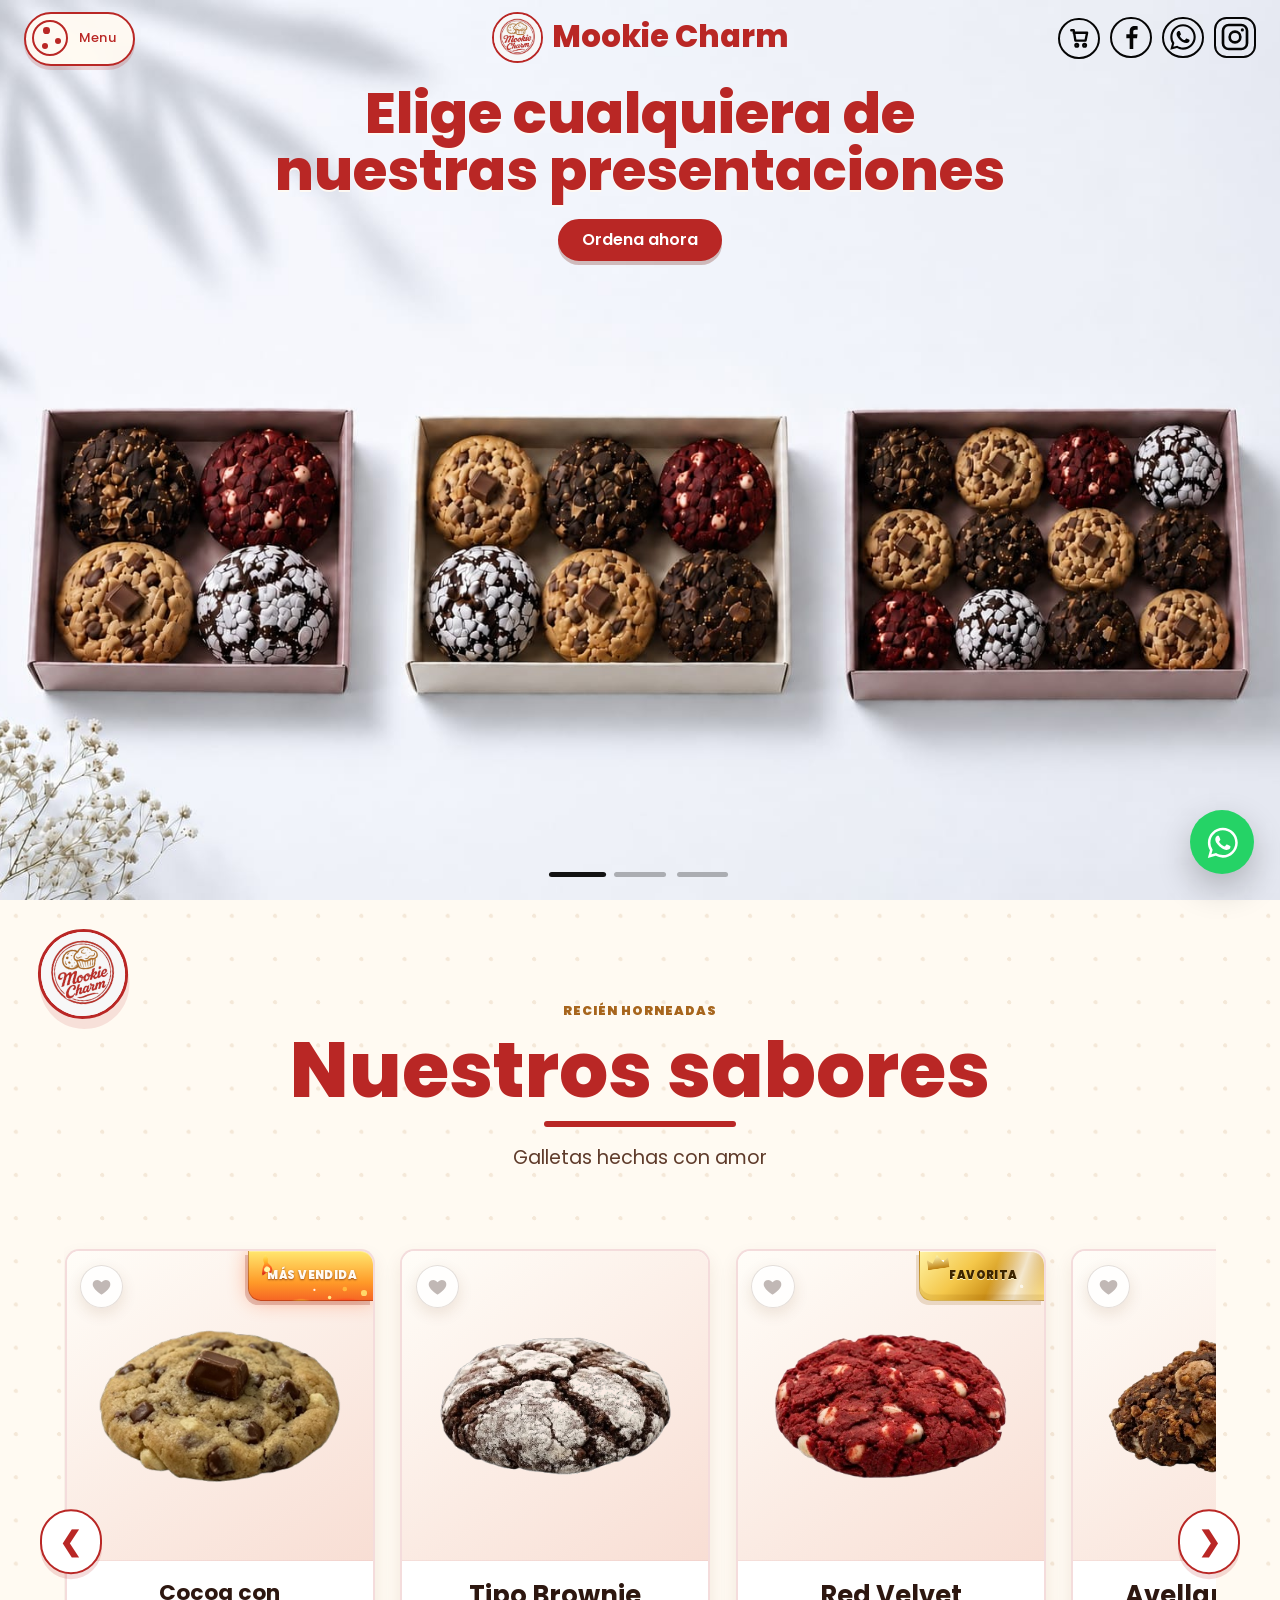
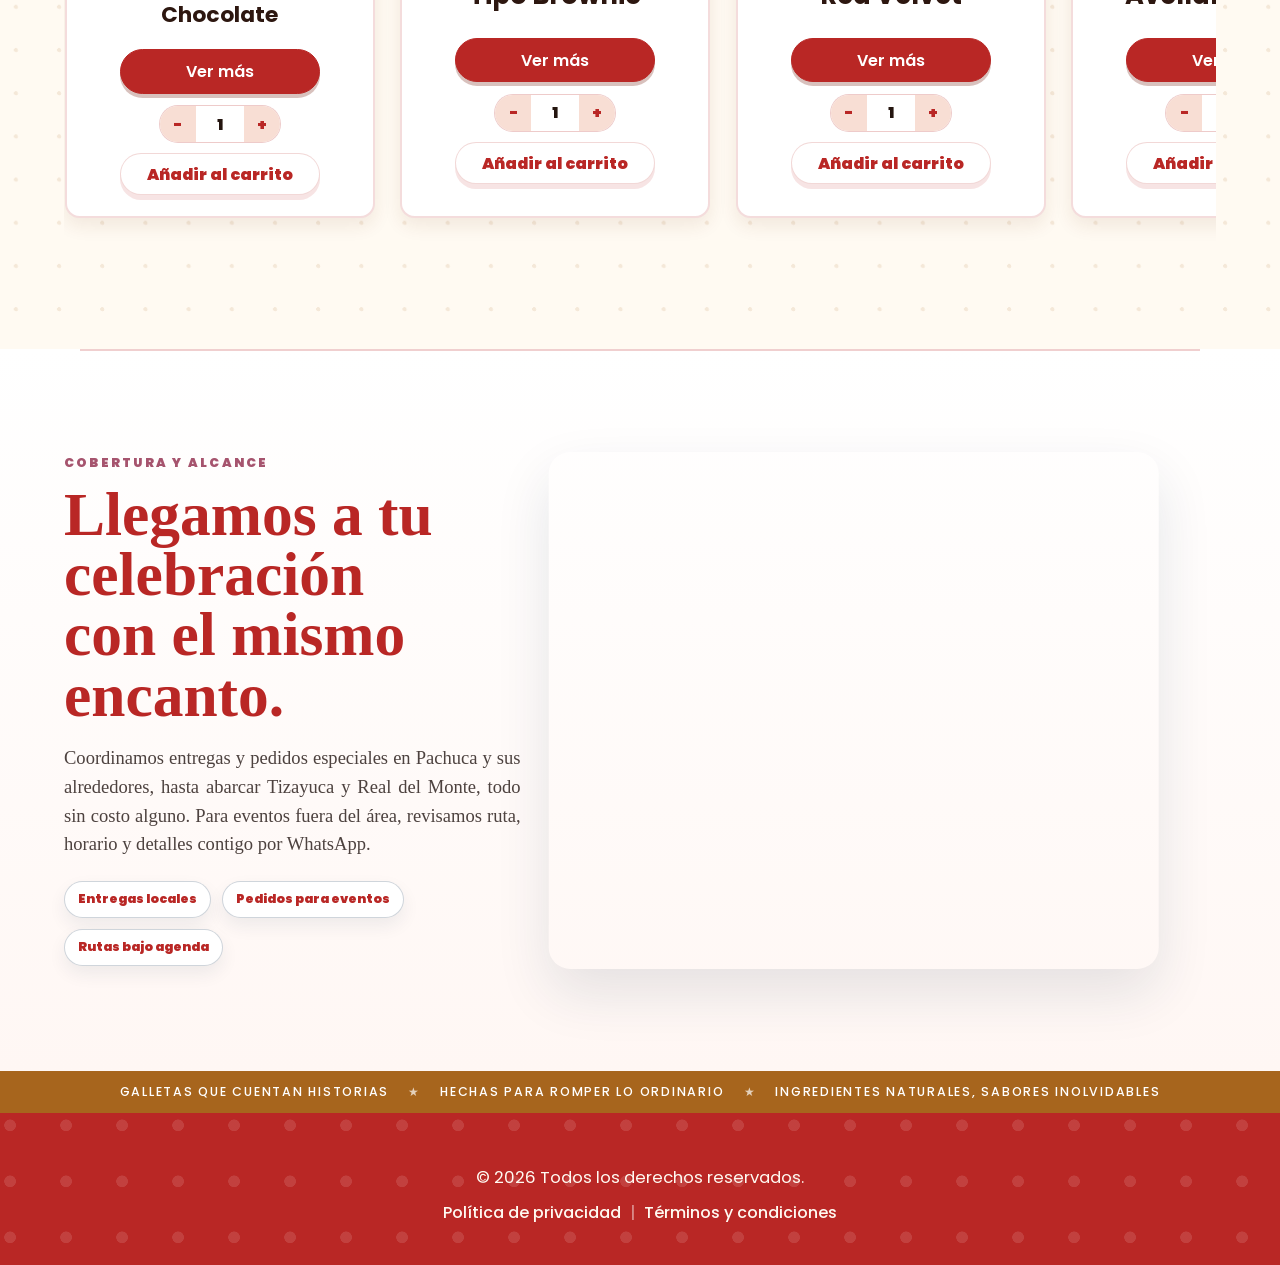
<file: index.html>
<!DOCTYPE html>
<html lang="es">
<head>
  <meta charset="UTF-8">
  <meta name="viewport" content="width=device-width, initial-scale=1.0">
  <title>Mookie Charm</title>
  <link rel="icon" type="image/png" href="fotos de la parte principal/favicon.png">
  <link rel="stylesheet" href="styles.css">
</head>
<body>
  <div class="scroll-brand-bar">
    <a class="brand-title" href="index.html" aria-label="Ir al inicio">
      <img class="brand-logo-mark" src="fotos de la parte principal/logo.jpg" alt="">
      <span>Mookie Charm</span>
    </a>
    <div class="brand-socials" aria-label="Redes sociales">
      <a href="https://www.facebook.com/share/p/1GnCS7FKeV/" aria-label="Facebook">
        <svg aria-hidden="true" viewBox="0 0 24 24">
          <path d="M13.7 21v-8h2.8l.4-3h-3.2V8.1c0-.9.3-1.5 1.6-1.5H17V3.9c-.7-.1-1.4-.2-2.2-.2-2.2 0-3.8 1.4-3.8 3.9V10H8.5v3H11v8h2.7Z"/>
        </svg>
      </a>
      <a href="https://wa.me/5217711989704" aria-label="WhatsApp">
        <svg aria-hidden="true" viewBox="0 0 32 32">
          <path d="M16.02 3.2c-7.02 0-12.72 5.7-12.72 12.72 0 2.35.64 4.54 1.76 6.42l-1.78 6.5 6.68-1.75a12.6 12.6 0 0 0 6.06 1.54c7.02 0 12.72-5.7 12.72-12.72S23.04 3.2 16.02 3.2Zm0 23.26c-1.96 0-3.78-.54-5.36-1.48l-.38-.23-3.96 1.04 1.06-3.86-.25-.4a10.45 10.45 0 0 1-1.66-5.61c0-5.83 4.73-10.56 10.56-10.56s10.56 4.73 10.56 10.56-4.74 10.54-10.57 10.54Zm5.8-7.9c-.32-.16-1.88-.93-2.17-1.03-.29-.11-.5-.16-.71.16-.21.31-.81 1.03-.99 1.24-.18.21-.37.24-.69.08-.32-.16-1.34-.49-2.55-1.57-.94-.84-1.58-1.88-1.76-2.19-.18-.32-.02-.49.14-.65.14-.14.32-.37.48-.56.16-.18.21-.32.32-.53.11-.21.05-.4-.03-.56-.08-.16-.71-1.71-.98-2.35-.26-.62-.52-.53-.71-.54h-.61c-.21 0-.56.08-.85.4-.29.32-1.11 1.08-1.11 2.64 0 1.56 1.14 3.07 1.3 3.28.16.21 2.24 3.42 5.43 4.8.76.33 1.35.52 1.81.67.76.24 1.45.21 2 .13.61-.09 1.88-.77 2.15-1.51.26-.74.26-1.38.18-1.51-.08-.13-.29-.21-.61-.37Z"/>
        </svg>
      </a>
      <a href="https://www.instagram.com/mookiecharm?igsh=eWw3ZDB4d2VwajE=" aria-label="Instagram">
        <svg aria-hidden="true" viewBox="0 0 24 24">
          <path d="M7.4 2h9.2A5.4 5.4 0 0 1 22 7.4v9.2a5.4 5.4 0 0 1-5.4 5.4H7.4A5.4 5.4 0 0 1 2 16.6V7.4A5.4 5.4 0 0 1 7.4 2Zm-.2 2A3.2 3.2 0 0 0 4 7.2v9.6A3.2 3.2 0 0 0 7.2 20h9.6a3.2 3.2 0 0 0 3.2-3.2V7.2A3.2 3.2 0 0 0 16.8 4H7.2Zm10.3 1.5a1.2 1.2 0 1 1 0 2.4 1.2 1.2 0 0 1 0-2.4ZM12 7a5 5 0 1 1 0 10 5 5 0 0 1 0-10Zm0 2a3 3 0 1 0 0 6 3 3 0 0 0 0-6Z"/>
        </svg>
      </a>
    </div>
  </div>

  <button class="cart-toggle" type="button" aria-controls="orderCart" aria-expanded="false" aria-label="Abrir carrito">
    <svg aria-hidden="true" viewBox="0 0 24 24">
      <path d="M7 7h12.2l-1.45 7.2H8.55L7 4.8H4.8"/>
      <circle cx="9.8" cy="18.4" r="1.25"/>
      <circle cx="16.9" cy="18.4" r="1.25"/>
    </svg>
    <span class="cart-count" aria-live="polite">0</span>
  </button>

  <aside class="order-cart" id="orderCart" aria-hidden="true" aria-label="Carrito de pedido">
    <div class="cart-panel">
      <div class="cart-header">
        <div>
          <p>Tu pedido</p>
          <h2>Carrito</h2>
        </div>
        <button class="cart-close" type="button" aria-label="Cerrar carrito">&times;</button>
      </div>

      <div class="cart-items" aria-live="polite">
        <a class="cart-empty" href="#sabores">Agregar galletas</a>
      </div>

      <form class="cart-form">
        <label>
          <span class="field-label">Nombre <span class="required-note">(obligatorio)</span></span>
          <input type="text" name="customerName" autocomplete="name" placeholder="Tu nombre" required>
        </label>
        <label>
          Fecha de entrega
          <div class="date-selects" aria-describedby="deliveryDateError">
            <select name="deliveryDay" aria-label="D&iacute;a de entrega" required>
              <option value="">D&iacute;a</option>
            </select>
            <select name="deliveryMonth" aria-label="Mes de entrega" required>
              <option value="">Mes</option>
            </select>
            <select name="deliveryYear" aria-label="A&ntilde;o de entrega" required>
              <option value="">A&ntilde;o</option>
            </select>
          </div>
          <input type="hidden" name="deliveryTime" required>
          <span class="cart-field-error" id="deliveryDateError" aria-live="polite"></span>
        </label>
        <label>
          <span class="field-label">Detalles del pedido <span class="optional-note">(opcional)</span></span>
          <textarea name="orderNotes" rows="3" placeholder="Empaque, direcci&oacute;n o alg&uacute;n detalle especial"></textarea>
        </label>
      </form>

      <div class="cart-reminder">
        <h3>Recuerda</h3>
        <p class="cart-lead-time">Realiza tu orden con por lo menos 2 d&iacute;as de anticipaci&oacute;n.</p>
        <p class="cart-advance-payment">Para que tu pedido sea tomado en cuenta tendr&aacute;s que anticipar el 50% del precio total de tu compra.</p>
        <p class="cart-production-time">Los tiempos de producci&oacute;n por galleta pueden variar.</p>
      </div>

      <button class="cart-whatsapp" type="button" disabled>Continuar orden en WhatsApp</button>
    </div>
  </aside>

  <header class="hero" id="inicio" aria-label="Portada Mookie Charm">
    <div class="slider" aria-hidden="true">
      <!-- Imagen cambiante 1 -->
      <div class="slide slide-packages is-active" data-title="Presentaciones Mookie Charm" style="background-image: url('fotos de la parte principal/carrusel cajas.jpeg');"></div>

      <!-- Imagen cambiante 2 -->
      <div class="slide slide-pink" data-title="Galletas artesanales" style="background-image: url('fotos de la parte principal/banner\ que\ te\ lleva\ otro\ lado.jpeg');"></div>

      <!-- Imagen cambiante 3 -->
      <div class="slide slide-cookie" data-title="Catering dulce" style="background-image: url('fotos de la parte principal/tercer imagen del carrusel.jpeg');"></div>

      <!-- Para agregar mas imagenes cambiantes, copia una linea de arriba y cambia la ruta -->
    </div>

    <div class="logo-detail-stamp logo-detail-stamp-top" aria-hidden="true">
      <img src="fotos de la parte principal/logo.jpg" alt="">
    </div>
    <div class="logo-detail-rings" aria-hidden="true"></div>

    <div class="special-orders-content">
      <h1>Pedidos especiales</h1>
      <p>Todo lo que deseas y muchos más</p>
      <a class="special-orders-button" href="catering.html">Conocer más</a>
    </div>

    <div class="packages-content" aria-label="Presentaciones Mookie Charm">
      <div class="packages-heading">
        <h1>Elige cualquiera de nuestras presentaciones</h1>
        <a class="packages-button" href="catering.html">Ordena ahora</a>
      </div>
    </div>

    <button class="menu-toggle" type="button" aria-controls="sideMenu" aria-expanded="false">
      <span class="menu-orbit" aria-hidden="true">
        <span></span>
        <span></span>
        <span></span>
      </span>
      <span class="menu-label">Menu</span>
    </button>

    <nav class="side-menu" id="sideMenu" aria-label="Menú principal" aria-hidden="true">
      <div class="menu-topline">
        <a class="menu-brand" href="index.html">Mookie Charm</a>
        <button class="close-menu" type="button" aria-label="Cerrar menú">
          <span>Cerrar</span>
          <span aria-hidden="true">×</span>
        </button>
      </div>
      <div class="menu-stage">
        <div class="menu-links">
          <a href="index.html">
            <span class="menu-number">01</span>
            <span class="menu-link-title">Inicio</span>
            <svg class="menu-link-illustration menu-home-icon" aria-hidden="true" viewBox="0 0 100 100"><path d="M15 47 50 17l35 30M24 43v39h52V43M41 82V59h18v23"/><path d="M68 25v-9h10v18"/></svg>
          </a>
          <a href="nosotros.html">
            <span class="menu-number">02</span>
            <span class="menu-link-title">Nosotros</span>
            <svg class="menu-link-illustration menu-bowl-icon" aria-hidden="true" viewBox="0 0 100 100"><path d="M18 49h64c-2 25-15 35-32 35S20 74 18 49Z"/><path d="M25 56c15 7 35 7 50 0M63 47 78 15M70 17l13 6"/><path class="menu-stir-line" d="M38 39c8-7 21-7 29 0"/></svg>
          </a>
          <a href="catering.html">
            <span class="menu-number">03</span>
            <span class="menu-link-title">Pedidos especiales</span>
            <svg class="menu-link-illustration menu-gift-icon" aria-hidden="true" viewBox="0 0 100 100"><g class="menu-cookie-base"><circle cx="43" cy="64" r="22"/><circle cx="34" cy="57" r="2.2"/><circle cx="50" cy="54" r="2.2"/><circle cx="54" cy="70" r="2.2"/><circle cx="38" cy="73" r="2.2"/></g><g class="menu-piping-bag"><path d="M52 21 82 34 64 55 41 41Z"/><path d="m64 55-7 8-6-13"/><path d="M60 26 48 39M72 31 58 47"/></g><g class="menu-sprinkles"><path d="M67 62h5M61 72l4 3M76 50l4-3M70 75l5-1"/></g></svg>
          </a>
          <a class="menu-coverage-link" href="#cobertura-alcance">
            <span class="menu-number">04</span>
            <span class="menu-link-title">Cobertura y alcance</span>
            <svg class="menu-link-illustration menu-map-icon" aria-hidden="true" viewBox="0 0 100 100"><path class="menu-map-paper" d="M15 23 38 15l24 8 23-8v62l-23 8-24-8-23 8Z"/><path class="menu-map-fold" d="M38 15v62M62 23v62"/><path class="menu-map-route" d="M25 65c10-21 22-6 31-25 6-12 15-13 22-5"/><g class="menu-map-pin"><path d="M71 24c7 0 12 5 12 12 0 9-12 21-12 21S59 45 59 36c0-7 5-12 12-12Z"/><circle cx="71" cy="36" r="4"/></g></svg>
          </a>
        </div>
      </div>
      <div class="menu-crumbs" aria-hidden="true">
        <span></span><span></span><span></span><span></span><span></span>
      </div>
    </nav>

    <div class="slide-lines" aria-label="Indicadores del carrusel">
      <button class="slide-line is-active" type="button" aria-label="Ver imagen 1"></button>
      <button class="slide-line" type="button" aria-label="Ver imagen 2"></button>
      <button class="slide-line" type="button" aria-label="Ver imagen 3"></button>
      <!-- Si agregas mas imagenes al carrusel, agrega aqui otra linea indicadora -->
    </div>
  </header>

  <div class="flavors legacy-flavors" aria-hidden="true">
    <h1>Nuestros sabores</h1>

    <section class="flavor-card flavor-green flavor-featured">
      <div class="flavor-image cookie-visual featured-cookie">
        <img src="fotos de la parte principal/galleta-banner.png" alt="Galleta de cocoa con chocolate semiamargo">
      </div>
      <div class="flavor-copy">
        <h2>Cocoa con Chocolate Semiamargo</h2>
        <p>Galleta elaborada con cacao y trozos de chocolate semiamargo que ofrecen un sabor intenso y equilibrado.</p>
        <div class="flavor-actions">
          <a class="order-button" href="#">Ordena Ahora</a>
          <button class="info-button" type="button" aria-expanded="false" aria-controls="firstCookieDetails">
            Más información
          </button>
        </div>
      </div>
    </section>

    <section class="cookie-details" id="firstCookieDetails" aria-hidden="true">
      <div class="cookie-details-inner">
        <h3>Cocoa con Chocolate Semiamargo</h3>
        <p>
          Una galleta de sabor intenso elaborada con cacao y generosos trozos de chocolate
          semiamargo. Su centro es suave, sus bordes ligeramente crujientes y la dulzura se
          mantiene equilibrada para resaltar las notas profundas del chocolate.
        </p>
        <div class="cookie-details-highlights">
          <span>Cacao intenso</span>
          <span>Centro suave</span>
          <span>Chocolate semiamargo</span>
        </div>
      </div>
    </section>

    <section class="flavor-card flavor-pink">
      <div class="flavor-image cookie-visual">
        <img src="fotos de la parte principal/galleta2-banner.png" alt="Galleta tipo brawnie">
      </div>
      <div class="flavor-copy">
        <h2>Tipo Brawnie</h2>
        <p>Una mezcla suave y dulce con chispas de chocolate que hacen cada mordida mas especial.</p>
        <div class="flavor-actions">
          <a class="order-button" href="#">Ordena Ahora</a>
          <a class="info-button" href="#">Mas informacion</a>
        </div>
      </div>
    </section>

    <section class="flavor-card flavor-yellow">
      <div class="flavor-image cookie-visual">
        <img src="fotos de la parte principal/galleta3-banner.png" alt="Galleta red velvet">
      </div>
      <div class="flavor-copy">
        <h2>Red Velvet</h2>
        <p>Fresca, aromatica y con un toque citrico que combina perfecto con una textura crujiente.</p>
        <div class="flavor-actions">
          <a class="order-button" href="#">Ordena Ahora</a>
          <a class="info-button" href="#">Mas informacion</a>
        </div>
      </div>
    </section>

    <section class="flavor-card flavor-blue">
      <div class="flavor-image cookie-visual">
        <img src="fotos de la parte principal/galleta4-banner.png" alt="Galleta avellana royal">
      </div>
      <div class="flavor-copy">
        <h2>Avellana Royal</h2>
        <p>Galleta cremosa con pedacitos de chocolate y un sabor clasico para los amantes de lo dulce.</p>
        <div class="flavor-actions">
          <a class="order-button" href="#">Ordena Ahora</a>
          <a class="info-button" href="#">Mas informacion</a>
        </div>
      </div>
    </section>

    <section class="flavor-card flavor-orange">
      <div class="flavor-image cookie-visual">
        <img src="fotos de la parte principal/galleta5-banner.png" alt="Galleta mantequilla con chocolate">
      </div>
      <div class="flavor-copy">
        <h2>Mantequilla con Chocolate</h2>
        <p>Notas calidas de canela y caramelo para una galleta suave, intensa y muy aromatica.</p>
        <div class="flavor-actions">
          <a class="order-button" href="#">Ordena Ahora</a>
          <a class="info-button" href="#">Mas informacion</a>
        </div>
      </div>
    </section>

    <section class="flavor-card flavor-lavender">
      <div class="flavor-image cookie-visual">
        <img src="fotos de la parte principal/galleta6-banner.png" alt="Galleta cocoa con chocolate semiamargo">
      </div>
      <div class="flavor-copy">
        <h2>Cocoa con Chocolate Semiamargo</h2>
        <p>Un sabor elegante con cacao ligero, color vibrante y una dulzura balanceada en cada pieza.</p>
        <div class="flavor-actions">
          <a class="order-button" href="#">Ordena Ahora</a>
          <a class="info-button" href="#">Mas informacion</a>
        </div>
      </div>
    </section>
  </div>

  <main class="products-section reveal-section" id="sabores">
    <div class="logo-detail-stamp logo-detail-stamp-products" aria-hidden="true">
      <img src="fotos de la parte principal/logo.jpg" alt="">
    </div>
    <div class="products-heading">
      <p class="products-kicker">Recién horneadas</p>
      <h1>Nuestros sabores</h1>
      <p>Galletas hechas con amor</p>
    </div>

    <div class="products-carousel-shell">
      <button class="products-arrow products-prev" type="button" aria-label="Ver productos anteriores">
        <span aria-hidden="true">&#10094;</span>
      </button>

      <div class="products-carousel" aria-label="Carrusel de productos">
        <article class="product-card product-card-cocoa">
          <div class="product-image">
            <img src="fotos de la parte principal/galleta-nueva.png" alt="Galleta m&aacute;s vendida">
            <button class="favorite-toggle" type="button" aria-label="Marcar Cocoa con Chocolate como favorita" aria-pressed="false">
              <svg aria-hidden="true" viewBox="0 0 24 24">
                <path d="M12 21s-7.2-4.35-9.35-8.9C.85 8.3 3.1 4.5 7.05 4.5c2.05 0 3.7 1.1 4.95 2.7 1.25-1.6 2.9-2.7 4.95-2.7 3.95 0 6.2 3.8 4.4 7.6C19.2 16.65 12 21 12 21Z"/>
              </svg>
            </button>
            <span class="product-badge product-badge-bestseller">
              Más vendida
            </span>
          </div>
          <div class="product-card-content">
            <h2>Cocoa con Chocolate</h2>
            <button class="product-more" type="button" data-product="cocoa" aria-expanded="false">Ver más</button>
            <div class="product-order-controls" data-product="cocoa">
              <div class="quantity-control" aria-label="Cantidad de Cocoa con Chocolate">
                <button class="quantity-step" type="button" data-action="decrease" aria-label="Disminuir cantidad">-</button>
                <input class="quantity-input" type="number" min="1" max="50" value="1" inputmode="numeric" aria-label="Cantidad">
                <button class="quantity-step" type="button" data-action="increase" aria-label="Aumentar cantidad">+</button>
              </div>
              <button class="add-to-cart" type="button" data-product="cocoa">A&ntilde;adir al carrito</button>
            </div>
          </div>
        </article>

        <article class="product-card">
          <div class="product-image">
            <img src="fotos de la parte principal/galleta2-banner.png" alt="Galleta tipo brownie">
            <button class="favorite-toggle" type="button" aria-label="Marcar Tipo Brownie como favorita" aria-pressed="false">
              <svg aria-hidden="true" viewBox="0 0 24 24">
                <path d="M12 21s-7.2-4.35-9.35-8.9C.85 8.3 3.1 4.5 7.05 4.5c2.05 0 3.7 1.1 4.95 2.7 1.25-1.6 2.9-2.7 4.95-2.7 3.95 0 6.2 3.8 4.4 7.6C19.2 16.65 12 21 12 21Z"/>
              </svg>
            </button>
          </div>
          <div class="product-card-content">
            <h2>Tipo Brownie</h2>
            <button class="product-more" type="button" data-product="brownie" aria-expanded="false">Ver más</button>
            <div class="product-order-controls" data-product="brownie">
              <div class="quantity-control" aria-label="Cantidad de Tipo Brownie">
                <button class="quantity-step" type="button" data-action="decrease" aria-label="Disminuir cantidad">-</button>
                <input class="quantity-input" type="number" min="1" max="50" value="1" inputmode="numeric" aria-label="Cantidad">
                <button class="quantity-step" type="button" data-action="increase" aria-label="Aumentar cantidad">+</button>
              </div>
              <button class="add-to-cart" type="button" data-product="brownie">A&ntilde;adir al carrito</button>
            </div>
          </div>
        </article>

        <article class="product-card">
          <div class="product-image">
            <img src="fotos de la parte principal/galleta3-banner.png" alt="Galleta Red Velvet">
            <button class="favorite-toggle" type="button" aria-label="Marcar Red Velvet como favorita" aria-pressed="false">
              <svg aria-hidden="true" viewBox="0 0 24 24">
                <path d="M12 21s-7.2-4.35-9.35-8.9C.85 8.3 3.1 4.5 7.05 4.5c2.05 0 3.7 1.1 4.95 2.7 1.25-1.6 2.9-2.7 4.95-2.7 3.95 0 6.2 3.8 4.4 7.6C19.2 16.65 12 21 12 21Z"/>
              </svg>
            </button>
            <span class="product-badge product-badge-favorite">
              Favorita
            </span>
          </div>
          <div class="product-card-content">
            <h2>Red Velvet</h2>
            <button class="product-more" type="button" data-product="red-velvet" aria-expanded="false">Ver más</button>
            <div class="product-order-controls" data-product="red-velvet">
              <div class="quantity-control" aria-label="Cantidad de Red Velvet">
                <button class="quantity-step" type="button" data-action="decrease" aria-label="Disminuir cantidad">-</button>
                <input class="quantity-input" type="number" min="1" max="50" value="1" inputmode="numeric" aria-label="Cantidad">
                <button class="quantity-step" type="button" data-action="increase" aria-label="Aumentar cantidad">+</button>
              </div>
              <button class="add-to-cart" type="button" data-product="red-velvet">A&ntilde;adir al carrito</button>
            </div>
          </div>
        </article>

        <article class="product-card">
          <div class="product-image">
            <img src="fotos de la parte principal/galleta4-banner.png" alt="Galleta Avellana Royal">
            <button class="favorite-toggle" type="button" aria-label="Marcar Avellana Royal como favorita" aria-pressed="false">
              <svg aria-hidden="true" viewBox="0 0 24 24">
                <path d="M12 21s-7.2-4.35-9.35-8.9C.85 8.3 3.1 4.5 7.05 4.5c2.05 0 3.7 1.1 4.95 2.7 1.25-1.6 2.9-2.7 4.95-2.7 3.95 0 6.2 3.8 4.4 7.6C19.2 16.65 12 21 12 21Z"/>
              </svg>
            </button>
            <span class="product-badge product-badge-new">
              Nueva
            </span>
          </div>
          <div class="product-card-content">
            <h2>Avellana Royal</h2>
            <button class="product-more" type="button" data-product="avellana" aria-expanded="false">Ver más</button>
            <div class="product-order-controls" data-product="avellana">
              <div class="quantity-control" aria-label="Cantidad de Avellana Royal">
                <button class="quantity-step" type="button" data-action="decrease" aria-label="Disminuir cantidad">-</button>
                <input class="quantity-input" type="number" min="1" max="50" value="1" inputmode="numeric" aria-label="Cantidad">
                <button class="quantity-step" type="button" data-action="increase" aria-label="Aumentar cantidad">+</button>
              </div>
              <button class="add-to-cart" type="button" data-product="avellana">A&ntilde;adir al carrito</button>
            </div>
          </div>
        </article>

        <article class="product-card product-card-butter">
          <div class="product-image">
            <img src="fotos de la parte principal/galleta5-banner.png" alt="Galleta de mantequilla con chocolate">
            <button class="favorite-toggle" type="button" aria-label="Marcar Mantequilla con Chocolate como favorita" aria-pressed="false">
              <svg aria-hidden="true" viewBox="0 0 24 24">
                <path d="M12 21s-7.2-4.35-9.35-8.9C.85 8.3 3.1 4.5 7.05 4.5c2.05 0 3.7 1.1 4.95 2.7 1.25-1.6 2.9-2.7 4.95-2.7 3.95 0 6.2 3.8 4.4 7.6C19.2 16.65 12 21 12 21Z"/>
              </svg>
            </button>
          </div>
          <div class="product-card-content">
            <h2>Mantequilla con Chocolate</h2>
            <button class="product-more" type="button" data-product="mantequilla" aria-expanded="false">Ver más</button>
            <div class="product-order-controls" data-product="mantequilla">
              <div class="quantity-control" aria-label="Cantidad de Mantequilla con Chocolate">
                <button class="quantity-step" type="button" data-action="decrease" aria-label="Disminuir cantidad">-</button>
                <input class="quantity-input" type="number" min="1" max="50" value="1" inputmode="numeric" aria-label="Cantidad">
                <button class="quantity-step" type="button" data-action="increase" aria-label="Aumentar cantidad">+</button>
              </div>
              <button class="add-to-cart" type="button" data-product="mantequilla">A&ntilde;adir al carrito</button>
            </div>
          </div>
        </article>

        <article class="product-card">
          <div class="product-image">
            <img src="fotos de la parte principal/galleta6-banner.png" alt="Galleta de cocoa intensa">
            <button class="favorite-toggle" type="button" aria-label="Marcar Cocoa Intensa como favorita" aria-pressed="false">
              <svg aria-hidden="true" viewBox="0 0 24 24">
                <path d="M12 21s-7.2-4.35-9.35-8.9C.85 8.3 3.1 4.5 7.05 4.5c2.05 0 3.7 1.1 4.95 2.7 1.25-1.6 2.9-2.7 4.95-2.7 3.95 0 6.2 3.8 4.4 7.6C19.2 16.65 12 21 12 21Z"/>
              </svg>
            </button>
          </div>
          <div class="product-card-content">
            <h2>Cocoa Intensa</h2>
            <button class="product-more" type="button" data-product="cocoa-intensa" aria-expanded="false">Ver más</button>
            <div class="product-order-controls" data-product="cocoa-intensa">
              <div class="quantity-control" aria-label="Cantidad de Cocoa Intensa">
                <button class="quantity-step" type="button" data-action="decrease" aria-label="Disminuir cantidad">-</button>
                <input class="quantity-input" type="number" min="1" max="50" value="1" inputmode="numeric" aria-label="Cantidad">
                <button class="quantity-step" type="button" data-action="increase" aria-label="Aumentar cantidad">+</button>
              </div>
              <button class="add-to-cart" type="button" data-product="cocoa-intensa">A&ntilde;adir al carrito</button>
            </div>
          </div>
        </article>
      </div>

      <button class="products-arrow products-next" type="button" aria-label="Ver productos siguientes">
        <span aria-hidden="true">&#10095;</span>
      </button>
    </div>

    <section class="product-detail-card" id="productDetail" aria-hidden="true">
      <button class="product-detail-close" type="button" aria-label="Cerrar información">×</button>
      <p class="product-detail-label">Conoce tu galleta</p>
      <h2></h2>
      <p class="product-detail-description"></p>
      <div class="product-detail-highlights"></div>
    </section>
  </main>

  <section class="coverage-section reveal-section" id="cobertura-alcance" aria-labelledby="coverageTitle">
    <div class="coverage-inner">
      <div class="coverage-copy">
        <p class="coverage-kicker">Cobertura y alcance</p>
        <h1 id="coverageTitle">Llegamos a tu celebraci&oacute;n con el mismo encanto.</h1>
        <p>
          Coordinamos entregas y pedidos especiales en Pachuca y sus alrededores,
          hasta abarcar Tizayuca y Real del Monte, todo sin costo alguno. Para
          eventos fuera del &aacute;rea, revisamos ruta, horario y detalles contigo por
          WhatsApp.
        </p>
        <div class="coverage-service-bar" aria-label="Opciones de cobertura">
          <span>Entregas locales</span>
          <span>Pedidos para eventos</span>
          <span>Rutas bajo agenda</span>
        </div>
      </div>

      <div class="coverage-map" aria-label="Mapa de Google Maps de Pachuca">
        <iframe
          title="Mapa de Pachuca, Hidalgo"
          src="https://www.google.com/maps?q=Pachuca%20de%20Soto%2C%20Hidalgo%2C%20Mexico&z=12&output=embed"
          loading="lazy"
          referrerpolicy="no-referrer-when-downgrade"
          allowfullscreen>
        </iframe>
      </div>
    </div>
  </section>

  <div class="about-marquee" aria-hidden="true">
    <span>Galletas que cuentan historias</span>
    <span>Hechas para romper lo ordinario</span>
    <span>Ingredientes naturales, sabores inolvidables</span>
  </div>

  <footer class="site-footer">
    <div class="footer-main">
      <p class="footer-copyright">&copy; 2026 Todos los derechos reservados.</p>
      <nav class="footer-legal" aria-label="Enlaces legales">
        <a href="politica-privacidad.html">Política de privacidad</a>
        <a href="terminos-condiciones.html">Términos y condiciones</a>
      </nav>
    </div>
  </footer>

  <!-- Boton WhatsApp: reemplaza el # por tu link, ejemplo:
       https://wa.me/5215512345678?text=Hola%2C%20quiero%20informacion -->
  <a class="whatsapp-button" href="https://wa.me/5217711989704" target="_blank" rel="noopener" aria-label="Contactar por WhatsApp">
    <svg aria-hidden="true" viewBox="0 0 32 32">
      <path d="M16.02 3.2c-7.02 0-12.72 5.7-12.72 12.72 0 2.35.64 4.54 1.76 6.42l-1.78 6.5 6.68-1.75a12.6 12.6 0 0 0 6.06 1.54c7.02 0 12.72-5.7 12.72-12.72S23.04 3.2 16.02 3.2Zm0 23.26c-1.96 0-3.78-.54-5.36-1.48l-.38-.23-3.96 1.04 1.06-3.86-.25-.4a10.45 10.45 0 0 1-1.66-5.61c0-5.83 4.73-10.56 10.56-10.56s10.56 4.73 10.56 10.56-4.74 10.54-10.57 10.54Zm5.8-7.9c-.32-.16-1.88-.93-2.17-1.03-.29-.11-.5-.16-.71.16-.21.31-.81 1.03-.99 1.24-.18.21-.37.24-.69.08-.32-.16-1.34-.49-2.55-1.57-.94-.84-1.58-1.88-1.76-2.19-.18-.32-.02-.49.14-.65.14-.14.32-.37.48-.56.16-.18.21-.32.32-.53.11-.21.05-.4-.03-.56-.08-.16-.71-1.71-.98-2.35-.26-.62-.52-.53-.71-.54h-.61c-.21 0-.56.08-.85.4-.29.32-1.11 1.08-1.11 2.64 0 1.56 1.14 3.07 1.3 3.28.16.21 2.24 3.42 5.43 4.8.76.33 1.35.52 1.81.67.76.24 1.45.21 2 .13.61-.09 1.88-.77 2.15-1.51.26-.74.26-1.38.18-1.51-.08-.13-.29-.21-.61-.37Z"/>
    </svg>
  </a>

  <script src="script.js"></script>
</body>
</html>
</file>
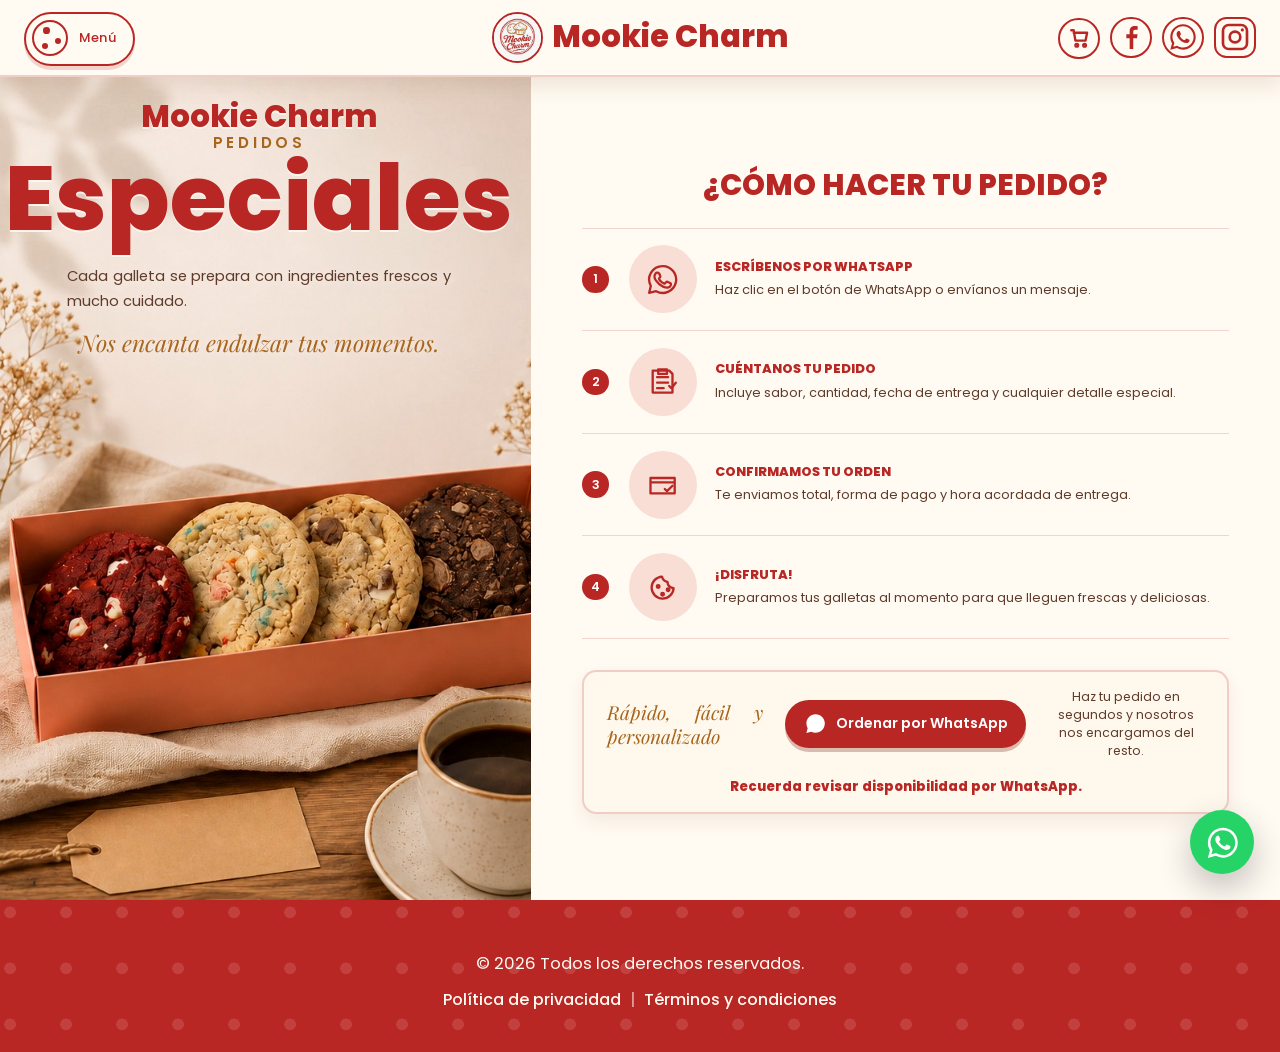
<file: catering.html>
<!DOCTYPE html>
<html lang="es">
<head>
  <meta charset="UTF-8">
  <meta name="viewport" content="width=device-width, initial-scale=1.0">
  <link rel="icon" type="image/png" href="fotos de la parte principal/favicon.png">
  <link rel="stylesheet" href="nosotros.css">
  <title>Pedidos especiales | Mookie Charm</title>
</head>
<body>
  <div class="scroll-brand-bar">
    <a class="brand-title" href="index.html" aria-label="Ir al inicio">
      <img class="brand-logo-mark" src="fotos de la parte principal/logo.jpg" alt="">
      <span>Mookie Charm</span>
    </a>
    <div class="brand-socials" aria-label="Redes sociales">
      <a href="https://www.facebook.com/share/p/1GnCS7FKeV/" aria-label="Facebook">
        <svg aria-hidden="true" viewBox="0 0 24 24"><path d="M13.7 21v-8h2.8l.4-3h-3.2V8.1c0-.9.3-1.5 1.6-1.5H17V3.9c-.7-.1-1.4-.2-2.2-.2-2.2 0-3.8 1.4-3.8 3.9V10H8.5v3H11v8h2.7Z"/></svg>
      </a>
      <a href="https://wa.me/5217711989704" aria-label="WhatsApp">
        <svg aria-hidden="true" viewBox="0 0 32 32"><path d="M16.02 3.2c-7.02 0-12.72 5.7-12.72 12.72 0 2.35.64 4.54 1.76 6.42l-1.78 6.5 6.68-1.75a12.6 12.6 0 0 0 6.06 1.54c7.02 0 12.72-5.7 12.72-12.72S23.04 3.2 16.02 3.2Zm0 23.26c-1.96 0-3.78-.54-5.36-1.48l-.38-.23-3.96 1.04 1.06-3.86-.25-.4a10.45 10.45 0 0 1-1.66-5.61c0-5.83 4.73-10.56 10.56-10.56s10.56 4.73 10.56 10.56-4.74 10.54-10.57 10.54Zm5.8-7.9c-.32-.16-1.88-.93-2.17-1.03-.29-.11-.5-.16-.71.16-.21.31-.81 1.03-.99 1.24-.18.21-.37.24-.69.08-.32-.16-1.34-.49-2.55-1.57-.94-.84-1.58-1.88-1.76-2.19-.18-.32-.02-.49.14-.65.14-.14.32-.37.48-.56.16-.18.21-.32.32-.53.11-.21.05-.4-.03-.56-.08-.16-.71-1.71-.98-2.35-.26-.62-.52-.53-.71-.54h-.61c-.21 0-.56.08-.85.4-.29.32-1.11 1.08-1.11 2.64 0 1.56 1.14 3.07 1.3 3.28.16.21 2.24 3.42 5.43 4.8.76.33 1.35.52 1.81.67.76.24 1.45.21 2 .13.61-.09 1.88-.77 2.15-1.51.26-.74.26-1.38.18-1.51-.08-.13-.29-.21-.61-.37Z"/></svg>
      </a>
      <a href="https://www.instagram.com/mookiecharm?igsh=eWw3ZDB4d2VwajE=" aria-label="Instagram">
        <svg aria-hidden="true" viewBox="0 0 24 24"><path d="M7.4 2h9.2A5.4 5.4 0 0 1 22 7.4v9.2a5.4 5.4 0 0 1-5.4 5.4H7.4A5.4 5.4 0 0 1 2 16.6V7.4A5.4 5.4 0 0 1 7.4 2Zm-.2 2A3.2 3.2 0 0 0 4 7.2v9.6A3.2 3.2 0 0 0 7.2 20h9.6a3.2 3.2 0 0 0 3.2-3.2V7.2A3.2 3.2 0 0 0 16.8 4H7.2Zm10.3 1.5a1.2 1.2 0 1 1 0 2.4 1.2 1.2 0 0 1 0-2.4ZM12 7a5 5 0 1 1 0 10 5 5 0 0 1 0-10Zm0 2a3 3 0 1 0 0 6 3 3 0 0 0 0-6Z"/></svg>
      </a>
    </div>
  </div>

  <button class="cart-toggle" type="button" aria-controls="orderCart" aria-expanded="false" aria-label="Abrir carrito">
    <svg aria-hidden="true" viewBox="0 0 24 24">
      <path d="M7 7h12.2l-1.45 7.2H8.55L7 4.8H4.8"/>
      <circle cx="9.8" cy="18.4" r="1.25"/>
      <circle cx="16.9" cy="18.4" r="1.25"/>
    </svg>
    <span class="cart-count" aria-live="polite">0</span>
  </button>

  <aside class="order-cart" id="orderCart" aria-hidden="true" aria-label="Carrito de pedido">
    <div class="cart-panel">
      <div class="cart-header">
        <div>
          <p>Tu pedido</p>
          <h2>Carrito</h2>
        </div>
        <button class="cart-close" type="button" aria-label="Cerrar carrito">&times;</button>
      </div>

      <div class="cart-items" aria-live="polite">
        <a class="cart-empty" href="index.html#sabores">Agregar galletas</a>
      </div>

      <form class="cart-form">
        <label>
          <span class="field-label">Nombre <span class="required-note">(obligatorio)</span></span>
          <input type="text" name="customerName" autocomplete="name" placeholder="Tu nombre" required>
        </label>
        <label>
          Fecha de entrega
          <div class="date-selects" aria-describedby="deliveryDateError">
            <select name="deliveryDay" aria-label="D&iacute;a de entrega" required>
              <option value="">D&iacute;a</option>
            </select>
            <select name="deliveryMonth" aria-label="Mes de entrega" required>
              <option value="">Mes</option>
            </select>
            <select name="deliveryYear" aria-label="A&ntilde;o de entrega" required>
              <option value="">A&ntilde;o</option>
            </select>
          </div>
          <input type="hidden" name="deliveryTime" required>
          <span class="cart-field-error" id="deliveryDateError" aria-live="polite"></span>
        </label>
        <label>
          <span class="field-label">Detalles del pedido <span class="optional-note">(opcional)</span></span>
          <textarea name="orderNotes" rows="3" placeholder="Empaque, direcci&oacute;n o alg&uacute;n detalle especial"></textarea>
        </label>
      </form>

      <div class="cart-reminder">
        <h3>Recuerda</h3>
        <p class="cart-lead-time">Realiza tu orden con por lo menos 2 d&iacute;as de anticipaci&oacute;n.</p>
        <p class="cart-advance-payment">Para que tu pedido sea tomado en cuenta tendr&aacute;s que anticipar el 50% del precio total de tu compra.</p>
        <p class="cart-production-time">Los tiempos de producci&oacute;n por galleta pueden variar.</p>
      </div>

      <button class="cart-whatsapp" type="button" disabled>Continuar orden en WhatsApp</button>
    </div>
  </aside>

  <button class="menu-toggle" type="button" aria-controls="sideMenu" aria-expanded="false">
    <span class="menu-orbit" aria-hidden="true"><span></span><span></span><span></span></span>
    <span class="menu-label">Menú</span>
  </button>

  <nav class="side-menu" id="sideMenu" aria-label="Menú principal" aria-hidden="true">
    <div class="menu-topline">
      <a class="menu-brand" href="index.html">Mookie Charm</a>
      <button class="close-menu" type="button" aria-label="Cerrar menú"><span>Cerrar</span><span aria-hidden="true">×</span></button>
    </div>
    <div class="menu-stage">
      <div class="menu-links">
        <a href="index.html"><span class="menu-number">01</span><span class="menu-link-title">Inicio</span><svg class="menu-link-illustration menu-home-icon" aria-hidden="true" viewBox="0 0 100 100"><path d="M15 47 50 17l35 30M24 43v39h52V43M41 82V59h18v23"/><path d="M68 25v-9h10v18"/></svg></a>
        <a href="nosotros.html"><span class="menu-number">02</span><span class="menu-link-title">Nosotros</span><svg class="menu-link-illustration menu-bowl-icon" aria-hidden="true" viewBox="0 0 100 100"><path d="M18 49h64c-2 25-15 35-32 35S20 74 18 49Z"/><path d="M25 56c15 7 35 7 50 0M63 47 78 15M70 17l13 6"/><path class="menu-stir-line" d="M38 39c8-7 21-7 29 0"/></svg></a>
        <a href="catering.html"><span class="menu-number">03</span><span class="menu-link-title">Pedidos especiales</span><svg class="menu-link-illustration menu-gift-icon" aria-hidden="true" viewBox="0 0 100 100"><g class="menu-cookie-base"><circle cx="43" cy="64" r="22"/><circle cx="34" cy="57" r="2.2"/><circle cx="50" cy="54" r="2.2"/><circle cx="54" cy="70" r="2.2"/><circle cx="38" cy="73" r="2.2"/></g><g class="menu-piping-bag"><path d="M52 21 82 34 64 55 41 41Z"/><path d="m64 55-7 8-6-13"/><path d="M60 26 48 39M72 31 58 47"/></g><g class="menu-sprinkles"><path d="M67 62h5M61 72l4 3M76 50l4-3M70 75l5-1"/></g></svg></a>
        <a class="menu-coverage-link" href="index.html#cobertura-alcance"><span class="menu-number">04</span><span class="menu-link-title">Cobertura y alcance</span><svg class="menu-link-illustration menu-map-icon" aria-hidden="true" viewBox="0 0 100 100"><path class="menu-map-paper" d="M15 23 38 15l24 8 23-8v62l-23 8-24-8-23 8Z"/><path class="menu-map-fold" d="M38 15v62M62 23v62"/><path class="menu-map-route" d="M25 65c10-21 22-6 31-25 6-12 15-13 22-5"/><g class="menu-map-pin"><path d="M71 24c7 0 12 5 12 12 0 9-12 21-12 21S59 45 59 36c0-7 5-12 12-12Z"/><circle cx="71" cy="36" r="4"/></g></svg></a>
      </div>
    </div>
    <div class="menu-crumbs" aria-hidden="true"><span></span><span></span><span></span><span></span><span></span></div>
  </nav>

  <main class="special-page">
    <section class="special-hero" aria-labelledby="special-title">
      <div class="special-showcase">
        <div class="special-brand-mark">Mookie Charm</div>
        <div class="special-ornament" aria-hidden="true"><span></span><i></i><span></span></div>
        <p class="special-kicker">Pedidos</p>
        <h1 id="special-title">Especiales</h1>
        <p class="special-lead">Cada galleta se prepara con ingredientes frescos y mucho cuidado.</p>
        <p class="special-script">Nos encanta endulzar tus momentos.</p>
        <figure class="special-photo">
          <img src="imagenes pedidos/WhatsApp Image 2026-06-29 at 4.22.35 PM.jpeg" alt="Caja de galletas Mookie Charm con caf&eacute;">
        </figure>
      </div>

      <div class="special-steps">
        <div class="special-steps-header">
          <h2>&iquest;C&oacute;mo hacer tu pedido?</h2>
          <div class="special-ornament" aria-hidden="true"><span></span><i></i><span></span></div>
        </div>

        <div class="order-layout">
          <ol class="order-steps" aria-label="Pasos para ordenar">
            <li>
              <span class="step-number">1</span>
              <span class="step-icon" aria-hidden="true">
                <svg viewBox="0 0 32 32"><path d="M16 3.7A12.2 12.2 0 0 0 5.3 21.8L3.8 28l6.3-1.5A12.2 12.2 0 1 0 16 3.7Z"/><path d="M12.4 10.3c-.3-.7-.5-.7-.8-.7h-.7c-.3 0-.7.1-1 .5-.4.4-1.3 1.3-1.3 3.1s1.3 3.6 1.5 3.8c.2.3 2.6 4 6.3 5.4 3.1 1.2 3.7.9 4.4.8.7-.1 2.2-.9 2.5-1.8.3-.9.3-1.6.2-1.8-.1-.2-.3-.3-.7-.5l-2.5-1.2c-.4-.1-.6-.2-.9.2l-1.1 1.3c-.2.3-.5.3-.9.1-1.1-.4-2.2-1.1-3.1-2-.8-.8-1.3-1.7-1.5-2-.2-.4 0-.6.2-.8l.5-.6c.2-.2.3-.4.4-.7.1-.2.1-.5 0-.7l-1.1-2.4Z"/></svg>
              </span>
              <div>
                <h3>Escr&iacute;benos por WhatsApp</h3>
                <p>Haz clic en el bot&oacute;n de WhatsApp o env&iacute;anos un mensaje.</p>
              </div>
            </li>
            <li>
              <span class="step-number">2</span>
              <span class="step-icon" aria-hidden="true">
                <svg viewBox="0 0 32 32"><path d="M10 6h12l3 3v17H7V6h3Z"/><path d="M11 12h10M11 17h10M11 22h6M12 5h8v4h-8z"/><path d="m22 20 2 2 4-5"/></svg>
              </span>
              <div>
                <h3>Cu&eacute;ntanos tu pedido</h3>
                <p>Incluye sabor, cantidad, fecha de entrega y cualquier detalle especial.</p>
              </div>
            </li>
            <li>
              <span class="step-number">3</span>
              <span class="step-icon" aria-hidden="true">
                <svg viewBox="0 0 32 32"><path d="M5 10h22v14H5zM5 14h22"/><path d="m18 20 2 2 5-5"/></svg>
              </span>
              <div>
                <h3>Confirmamos tu orden</h3>
                <p>Te enviamos total, forma de pago y hora acordada de entrega.</p>
              </div>
            </li>
            <li>
              <span class="step-number">4</span>
              <span class="step-icon" aria-hidden="true">
                <svg viewBox="0 0 32 32"><path d="M26 16.6A10 10 0 1 1 15.4 6c.6 2.6 2.4 4.4 5 4.8.2 3.1 2.4 5.3 5.6 5.8Z"/><circle cx="12" cy="15" r="1.2"/><circle cx="16" cy="22" r="1.2"/><circle cx="21" cy="18" r="1.2"/></svg>
              </span>
              <div>
                <h3>&iexcl;Disfruta!</h3>
                <p>Preparamos tus galletas al momento para que lleguen frescas y deliciosas.</p>
              </div>
            </li>
          </ol>
        </div>

        <div class="special-cta">
          <p>R&aacute;pido, f&aacute;cil y personalizado</p>
          <a class="whatsapp-order" href="https://wa.me/5217711989704" aria-label="Ordenar por WhatsApp">
            <svg aria-hidden="true" viewBox="0 0 32 32"><path d="M16.02 3.2c-7.02 0-12.72 5.7-12.72 12.72 0 2.35.64 4.54 1.76 6.42l-1.78 6.5 6.68-1.75a12.6 12.6 0 0 0 6.06 1.54c7.02 0 12.72-5.7 12.72-12.72S23.04 3.2 16.02 3.2Zm5.8 15.36c-.32-.16-1.88-.93-2.17-1.03-.29-.11-.5-.16-.71.16-.21.31-.81 1.03-.99 1.24-.18.21-.37.24-.69.08-.32-.16-1.34-.49-2.55-1.57-.94-.84-1.58-1.88-1.76-2.19-.18-.32-.02-.49.14-.65.14-.14.32-.37.48-.56.16-.18.21-.32.32-.53.11-.21.05-.4-.03-.56-.08-.16-.71-1.71-.98-2.35-.26-.62-.52-.53-.71-.54h-.61c-.21 0-.56.08-.85.4-.29.32-1.11 1.08-1.11 2.64 0 1.56 1.14 3.07 1.3 3.28.16.21 2.24 3.42 5.43 4.8.76.33 1.35.52 1.81.67.76.24 1.45.21 2 .13.61-.09 1.88-.77 2.15-1.51.26-.74.26-1.38.18-1.51-.08-.13-.29-.21-.61-.37Z"/></svg>
            Ordenar por WhatsApp
          </a>
          <small>Haz tu pedido en segundos y nosotros nos encargamos del resto.</small>
          <strong class="availability-note">Recuerda revisar disponibilidad por WhatsApp.</strong>
        </div>
      </div>
    </section>
  </main>

  <div class="about-marquee" aria-hidden="true">
    <span>Galletas que cuentan historias</span>
    <span>Hechas para romper lo ordinario</span>
    <span>Ingredientes reales, sabores inolvidables</span>
  </div>

  <footer class="site-footer">
    <div class="footer-main">
      <p class="footer-copyright">&copy; 2026 Todos los derechos reservados.</p>
      <nav class="footer-legal" aria-label="Enlaces legales">
        <a href="politica-privacidad.html">Pol&iacute;tica de privacidad</a>
        <a href="terminos-condiciones.html">T&eacute;rminos y condiciones</a>
      </nav>
    </div>
  </footer>

  <a class="whatsapp-button" href="https://wa.me/5217711989704" target="_blank" rel="noopener" aria-label="Contactar por WhatsApp">
    <svg aria-hidden="true" viewBox="0 0 32 32">
      <path d="M16.02 3.2c-7.02 0-12.72 5.7-12.72 12.72 0 2.35.64 4.54 1.76 6.42l-1.78 6.5 6.68-1.75a12.6 12.6 0 0 0 6.06 1.54c7.02 0 12.72-5.7 12.72-12.72S23.04 3.2 16.02 3.2Zm0 23.26c-1.96 0-3.78-.54-5.36-1.48l-.38-.23-3.96 1.04 1.06-3.86-.25-.4a10.45 10.45 0 0 1-1.66-5.61c0-5.83 4.73-10.56 10.56-10.56s10.56 4.73 10.56 10.56-4.74 10.54-10.57 10.54Zm5.8-7.9c-.32-.16-1.88-.93-2.17-1.03-.29-.11-.5-.16-.71.16-.21.31-.81 1.03-.99 1.24-.18.21-.37.24-.69.08-.32-.16-1.34-.49-2.55-1.57-.94-.84-1.58-1.88-1.76-2.19-.18-.32-.02-.49.14-.65.14-.14.32-.37.48-.56.16-.18.21-.32.32-.53.11-.21.05-.4-.03-.56-.08-.16-.71-1.71-.98-2.35-.26-.62-.52-.53-.71-.54h-.61c-.21 0-.56.08-.85.4-.29.32-1.11 1.08-1.11 2.64 0 1.56 1.14 3.07 1.3 3.28.16.21 2.24 3.42 5.43 4.8.76.33 1.35.52 1.81.67.76.24 1.45.21 2 .13.61-.09 1.88-.77 2.15-1.51.26-.74.26-1.38.18-1.51-.08-.13-.29-.21-.61-.37Z"/>
    </svg>
  </a>

  <script src="script.js"></script>
</body>
</html>
</file>
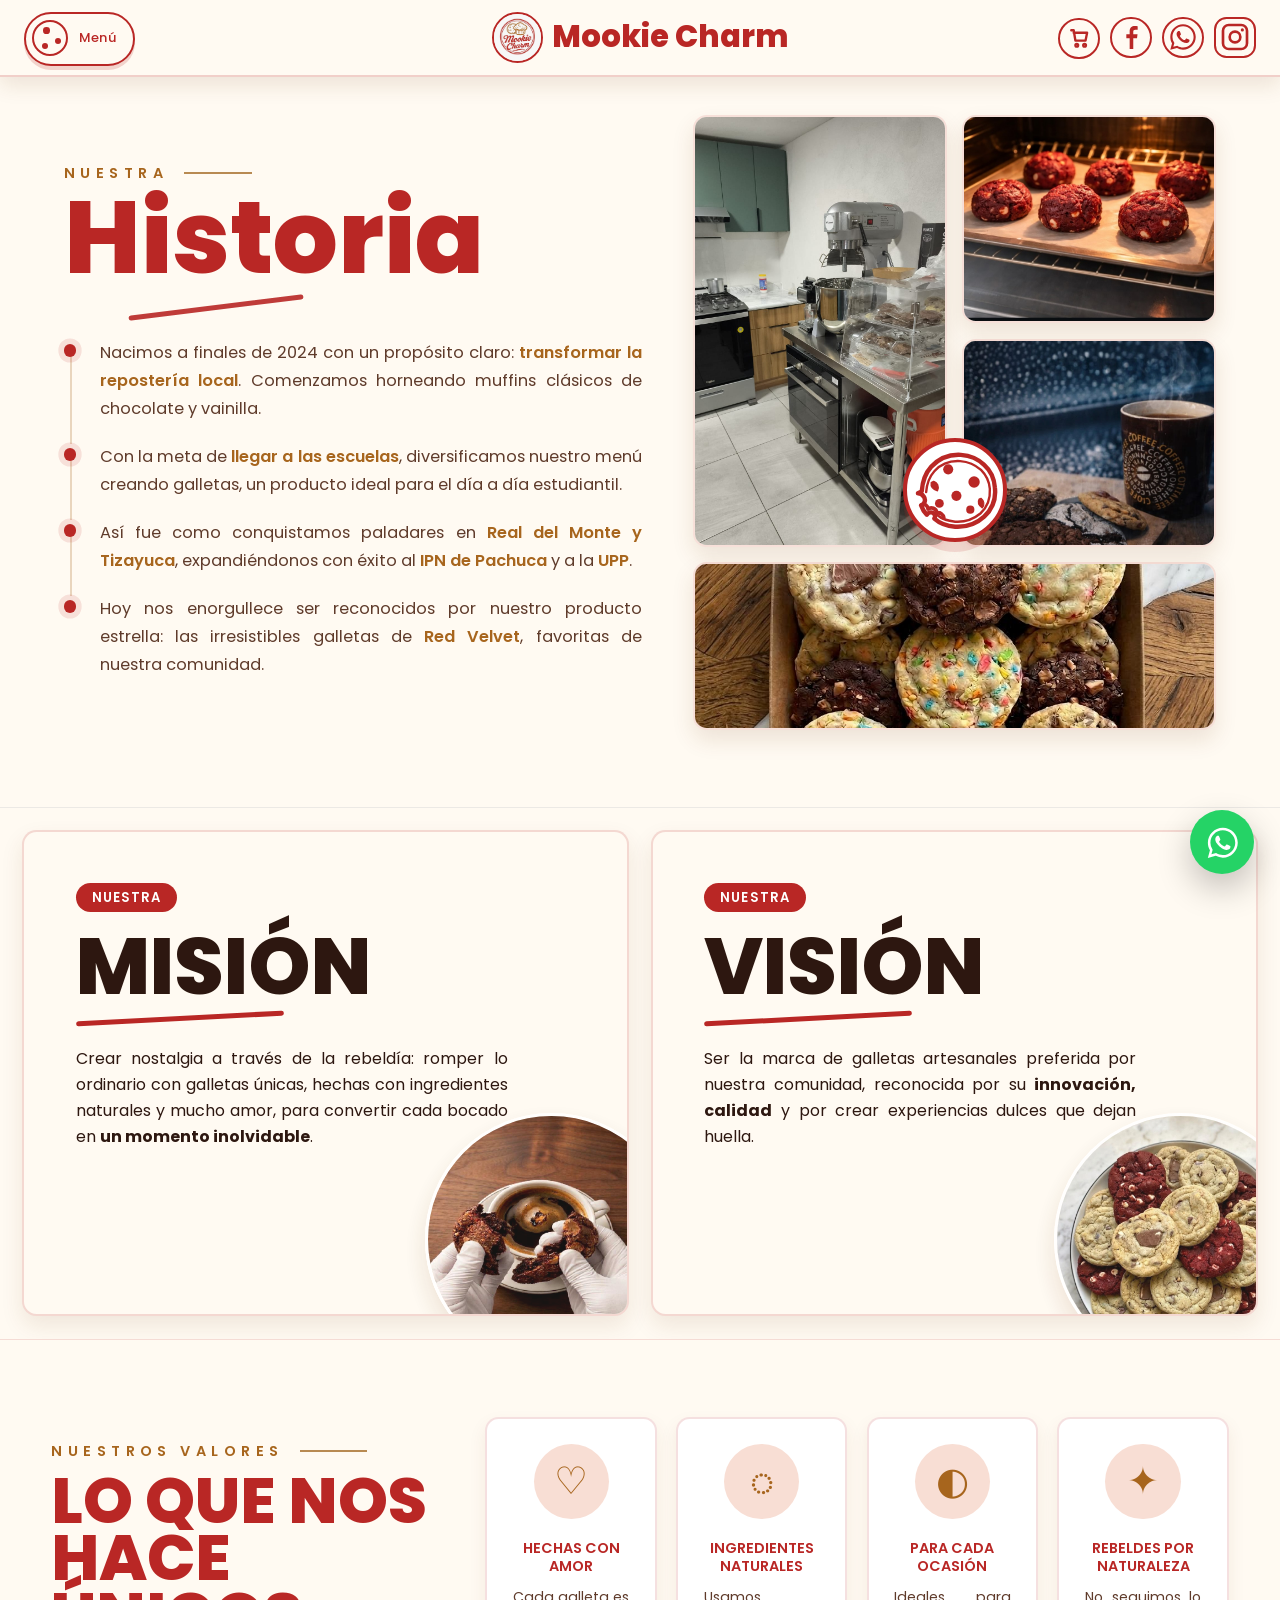
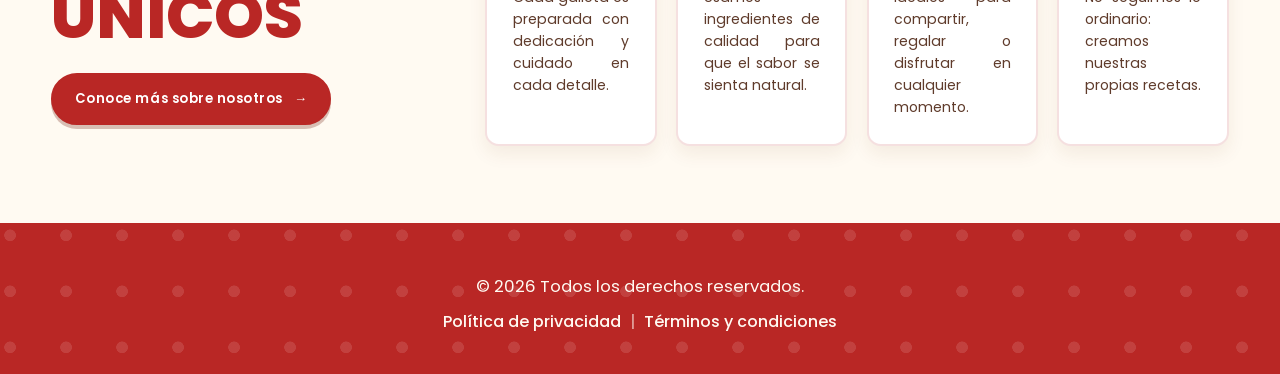
<file: nosotros.html>
<!DOCTYPE html>
<html lang="es">
<head>
  <meta charset="UTF-8">
  <meta name="viewport" content="width=device-width, initial-scale=1.0">
  <title>Nosotros | Mookie Charm</title>
  <link rel="icon" type="image/png" href="fotos de la parte principal/favicon.png">
  <link rel="stylesheet" href="nosotros.css">
</head>
<body>
  <div class="scroll-brand-bar">
    <a class="brand-title" href="index.html" aria-label="Ir al inicio">
      <img class="brand-logo-mark" src="fotos de la parte principal/logo.jpg" alt="">
      <span>Mookie Charm</span>
    </a>
    <div class="brand-socials" aria-label="Redes sociales">
      <a href="https://www.facebook.com/share/p/1GnCS7FKeV/" aria-label="Facebook"><svg aria-hidden="true" viewBox="0 0 24 24"><path d="M13.7 21v-8h2.8l.4-3h-3.2V8.1c0-.9.3-1.5 1.6-1.5H17V3.9c-.7-.1-1.4-.2-2.2-.2-2.2 0-3.8 1.4-3.8 3.9V10H8.5v3H11v8h2.7Z"/></svg></a>
      <a href="https://wa.me/5217711989704" aria-label="WhatsApp"><svg aria-hidden="true" viewBox="0 0 32 32"><path d="M16.02 3.2c-7.02 0-12.72 5.7-12.72 12.72 0 2.35.64 4.54 1.76 6.42l-1.78 6.5 6.68-1.75a12.6 12.6 0 0 0 6.06 1.54c7.02 0 12.72-5.7 12.72-12.72S23.04 3.2 16.02 3.2Zm0 23.26c-1.96 0-3.78-.54-5.36-1.48l-.38-.23-3.96 1.04 1.06-3.86-.25-.4a10.45 10.45 0 0 1-1.66-5.61c0-5.83 4.73-10.56 10.56-10.56s10.56 4.73 10.56 10.56-4.74 10.54-10.57 10.54Zm5.8-7.9c-.32-.16-1.88-.93-2.17-1.03-.29-.11-.5-.16-.71.16-.21.31-.81 1.03-.99 1.24-.18.21-.37.24-.69.08-.32-.16-1.34-.49-2.55-1.57-.94-.84-1.58-1.88-1.76-2.19-.18-.32-.02-.49.14-.65.14-.14.32-.37.48-.56.16-.18.21-.32.32-.53.11-.21.05-.4-.03-.56-.08-.16-.71-1.71-.98-2.35-.26-.62-.52-.53-.71-.54h-.61c-.21 0-.56.08-.85.4-.29.32-1.11 1.08-1.11 2.64 0 1.56 1.14 3.07 1.3 3.28.16.21 2.24 3.42 5.43 4.8.76.33 1.35.52 1.81.67.76.24 1.45.21 2 .13.61-.09 1.88-.77 2.15-1.51.26-.74.26-1.38.18-1.51-.08-.13-.29-.21-.61-.37Z"/></svg></a>
      <a href="https://www.instagram.com/mookiecharm?igsh=eWw3ZDB4d2VwajE=" aria-label="Instagram"><svg aria-hidden="true" viewBox="0 0 24 24"><path d="M7.4 2h9.2A5.4 5.4 0 0 1 22 7.4v9.2a5.4 5.4 0 0 1-5.4 5.4H7.4A5.4 5.4 0 0 1 2 16.6V7.4A5.4 5.4 0 0 1 7.4 2Zm-.2 2A3.2 3.2 0 0 0 4 7.2v9.6A3.2 3.2 0 0 0 7.2 20h9.6a3.2 3.2 0 0 0 3.2-3.2V7.2A3.2 3.2 0 0 0 16.8 4H7.2Zm10.3 1.5a1.2 1.2 0 1 1 0 2.4 1.2 1.2 0 0 1 0-2.4ZM12 7a5 5 0 1 1 0 10 5 5 0 0 1 0-10Zm0 2a3 3 0 1 0 0 6 3 3 0 0 0 0-6Z"/></svg></a>
    </div>
  </div>

  <button class="cart-toggle" type="button" aria-controls="orderCart" aria-expanded="false" aria-label="Abrir carrito">
    <svg aria-hidden="true" viewBox="0 0 24 24">
      <path d="M7 7h12.2l-1.45 7.2H8.55L7 4.8H4.8"/>
      <circle cx="9.8" cy="18.4" r="1.25"/>
      <circle cx="16.9" cy="18.4" r="1.25"/>
    </svg>
    <span class="cart-count" aria-live="polite">0</span>
  </button>

  <aside class="order-cart" id="orderCart" aria-hidden="true" aria-label="Carrito de pedido">
    <div class="cart-panel">
      <div class="cart-header">
        <div>
          <p>Tu pedido</p>
          <h2>Carrito</h2>
        </div>
        <button class="cart-close" type="button" aria-label="Cerrar carrito">&times;</button>
      </div>

      <div class="cart-items" aria-live="polite">
        <a class="cart-empty" href="index.html#sabores">Agregar galletas</a>
      </div>

      <form class="cart-form">
        <label>
          <span class="field-label">Nombre <span class="required-note">(obligatorio)</span></span>
          <input type="text" name="customerName" autocomplete="name" placeholder="Tu nombre" required>
        </label>
        <label>
          Fecha de entrega
          <div class="date-selects" aria-describedby="deliveryDateError">
            <select name="deliveryDay" aria-label="D&iacute;a de entrega" required>
              <option value="">D&iacute;a</option>
            </select>
            <select name="deliveryMonth" aria-label="Mes de entrega" required>
              <option value="">Mes</option>
            </select>
            <select name="deliveryYear" aria-label="A&ntilde;o de entrega" required>
              <option value="">A&ntilde;o</option>
            </select>
          </div>
          <input type="hidden" name="deliveryTime" required>
          <span class="cart-field-error" id="deliveryDateError" aria-live="polite"></span>
        </label>
        <label>
          <span class="field-label">Detalles del pedido <span class="optional-note">(opcional)</span></span>
          <textarea name="orderNotes" rows="3" placeholder="Empaque, direcci&oacute;n o alg&uacute;n detalle especial"></textarea>
        </label>
      </form>

      <div class="cart-reminder">
        <h3>Recuerda</h3>
        <p class="cart-lead-time">Realiza tu orden con por lo menos 2 d&iacute;as de anticipaci&oacute;n.</p>
        <p class="cart-advance-payment">Para que tu pedido sea tomado en cuenta tendr&aacute;s que anticipar el 50% del precio total de tu compra.</p>
        <p class="cart-production-time">Los tiempos de producci&oacute;n por galleta pueden variar.</p>
      </div>

      <button class="cart-whatsapp" type="button" disabled>Continuar orden en WhatsApp</button>
    </div>
  </aside>

  <button class="menu-toggle" type="button" aria-controls="sideMenu" aria-expanded="false">
    <span class="menu-orbit" aria-hidden="true"><span></span><span></span><span></span></span>
    <span class="menu-label">Menú</span>
  </button>

  <nav class="side-menu" id="sideMenu" aria-label="Menú principal" aria-hidden="true">
    <div class="menu-topline">
      <a class="menu-brand" href="index.html">Mookie Charm</a>
      <button class="close-menu" type="button" aria-label="Cerrar menú"><span>Cerrar</span><span aria-hidden="true">×</span></button>
    </div>
    <div class="menu-stage">
      <div class="menu-links">
        <a href="index.html"><span class="menu-number">01</span><span class="menu-link-title">Inicio</span><svg class="menu-link-illustration menu-home-icon" aria-hidden="true" viewBox="0 0 100 100"><path d="M15 47 50 17l35 30M24 43v39h52V43M41 82V59h18v23"/><path d="M68 25v-9h10v18"/></svg></a>
        <a href="nosotros.html"><span class="menu-number">02</span><span class="menu-link-title">Nosotros</span><svg class="menu-link-illustration menu-bowl-icon" aria-hidden="true" viewBox="0 0 100 100"><path d="M18 49h64c-2 25-15 35-32 35S20 74 18 49Z"/><path d="M25 56c15 7 35 7 50 0M63 47 78 15M70 17l13 6"/><path class="menu-stir-line" d="M38 39c8-7 21-7 29 0"/></svg></a>
        <a href="catering.html"><span class="menu-number">03</span><span class="menu-link-title">Pedidos especiales</span><svg class="menu-link-illustration menu-gift-icon" aria-hidden="true" viewBox="0 0 100 100"><g class="menu-cookie-base"><circle cx="43" cy="64" r="22"/><circle cx="34" cy="57" r="2.2"/><circle cx="50" cy="54" r="2.2"/><circle cx="54" cy="70" r="2.2"/><circle cx="38" cy="73" r="2.2"/></g><g class="menu-piping-bag"><path d="M52 21 82 34 64 55 41 41Z"/><path d="m64 55-7 8-6-13"/><path d="M60 26 48 39M72 31 58 47"/></g><g class="menu-sprinkles"><path d="M67 62h5M61 72l4 3M76 50l4-3M70 75l5-1"/></g></svg></a>
        <a class="menu-coverage-link" href="index.html#cobertura-alcance"><span class="menu-number">04</span><span class="menu-link-title">Cobertura y alcance</span><svg class="menu-link-illustration menu-map-icon" aria-hidden="true" viewBox="0 0 100 100"><path class="menu-map-paper" d="M15 23 38 15l24 8 23-8v62l-23 8-24-8-23 8Z"/><path class="menu-map-fold" d="M38 15v62M62 23v62"/><path class="menu-map-route" d="M25 65c10-21 22-6 31-25 6-12 15-13 22-5"/><g class="menu-map-pin"><path d="M71 24c7 0 12 5 12 12 0 9-12 21-12 21S59 45 59 36c0-7 5-12 12-12Z"/><circle cx="71" cy="36" r="4"/></g></svg></a>
      </div>
    </div>
    <div class="menu-crumbs" aria-hidden="true"><span></span><span></span><span></span><span></span><span></span></div>
  </nav>

  <main class="about-redesign">
    <section class="story-board" aria-labelledby="story-title">
      <div class="story-copy">
        <p class="section-eyebrow">Nuestra</p>
        <h1 id="story-title">Historia</h1>
        <div class="story-stroke" aria-hidden="true"></div>
        <ol class="story-timeline">
          <li><p>Nacimos a finales de 2024 con un propósito claro: <strong>transformar la repostería local</strong>. Comenzamos horneando muffins clásicos de chocolate y vainilla.</p></li>
          <li><p>Con la meta de <strong>llegar a las escuelas</strong>, diversificamos nuestro menú creando galletas, un producto ideal para el día a día estudiantil.</p></li>
          <li><p>Así fue como conquistamos paladares en <strong>Real del Monte y Tizayuca</strong>, expandiéndonos con éxito al <strong>IPN de Pachuca</strong> y a la <strong>UPP</strong>.</p></li>
          <li><p>Hoy nos enorgullece ser reconocidos por nuestro producto estrella: las irresistibles galletas de <strong>Red Velvet</strong>, favoritas de nuestra comunidad.</p></li>
        </ol>
      </div>
      <div class="story-collage" aria-label="Momentos de Mookie Charm">
        <img class="collage-kitchen" src="imagenes nosotros/WhatsApp Image 2026-06-29 at 4.25.52 PM.jpeg" alt="Cocina de Mookie Charm con batidora y galletas empacadas">
        <img class="collage-oven" src="imagenes nosotros/WhatsApp Image 2026-06-29 at 4.25.53 PM.jpeg" alt="Galletas red velvet dentro del horno">
        <img class="collage-coffee" src="imagenes nosotros/WhatsApp Image 2026-06-29 at 4.25.53 PM (2).jpeg" alt="Galletas junto a una taza de café">
        <img class="collage-box" src="imagenes nosotros/WhatsApp Image 2026-06-29 at 4.25.53 PM (1).jpeg" alt="Caja con galletas artesanales surtidas">
        <div class="collage-logo" aria-label="Dibujo de galleta">
          <svg class="collage-cookie" aria-hidden="true" viewBox="0 0 140 140">
            <path class="cookie-outline" d="M17 72c1-14 5-28 15-39 12-13 29-20 47-19 14 1 27 6 37 16 10 9 16 22 17 36 2 18-4 34-17 46-12 11-29 17-46 16-12-1-24-5-33-13 2-3 1-7-2-9-4-2-8 0-10 3-4-4-7-9-9-15 6-2 8-9 4-14-2-3-5-5-9-5Z"/>
            <path class="cookie-rim" d="M24 73c1-12 4-23 13-33 10-11 25-17 41-16 13 1 24 6 33 14 8 8 13 18 14 30 1 16-4 29-15 39-11 9-25 14-40 13-11-1-21-4-29-11"/>
            <path class="cookie-bite" d="M17 93c5-2 10 2 10 7 5-4 13-1 14 6 5-1 10 2 11 8"/>
            <circle class="cookie-chip" cx="59" cy="37" r="8"/>
            <circle class="cookie-chip" cx="100" cy="57" r="9"/>
            <circle class="cookie-chip" cx="72" cy="79" r="8"/>
            <circle class="cookie-chip" cx="45" cy="91" r="7"/>
            <circle class="cookie-chip" cx="94" cy="101" r="6.5"/>
            <path class="cookie-chip cookie-chip-cut" d="M36 56c6 2 9 8 6 15-7-2-11-7-10-13Z"/>
            <path class="cookie-chip cookie-chip-cut" d="M111 83c5 4 6 10 2 15-6-3-8-9-5-14Z"/>
          </svg>
        </div>
      </div>
    </section>

    <section class="purpose-grid" aria-label="Misión y visión">
      <article class="purpose-card mission-card">
        <div class="purpose-copy">
          <p class="purpose-pill">Nuestra</p>
          <h2>Misión</h2>
          <p>Crear nostalgia a través de la rebeldía: romper lo ordinario con galletas únicas, hechas con ingredientes naturales y mucho amor, para convertir cada bocado en <strong>un momento inolvidable</strong>.</p>
        </div>
        <img src="imagenes nosotros/GalletaFerreroCafe.webp" alt="Galleta de chocolate artesanal">
      </article>
      <article class="purpose-card vision-card">
        <div class="purpose-copy">
          <p class="purpose-pill">Nuestra</p>
          <h2>Visión</h2>
          <p>Ser la marca de galletas artesanales preferida por nuestra comunidad, reconocida por su <strong>innovación, calidad</strong> y por crear experiencias dulces que dejan huella.</p>
        </div>
        <img src="imagenes nosotros/WhatsApp Image 2026-06-29 at 4.25.53 PM (3).jpeg" alt="Plato con galletas red velvet y chispas de chocolate">
      </article>
    </section>

    <section class="values-panel" aria-labelledby="values-title">
      <div class="values-heading">
        <p class="section-eyebrow">Nuestros valores</p>
        <h2 id="values-title">Lo que nos hace únicos</h2>
        <a href="catering.html">Conoce más sobre nosotros <span aria-hidden="true">→</span></a>
      </div>
      <div class="values-list">
        <article><span aria-hidden="true">♡</span><h3>Hechas con amor</h3><p>Cada galleta es preparada con dedicación y cuidado en cada detalle.</p></article>
        <article><span aria-hidden="true">◌</span><h3>Ingredientes naturales</h3><p>Usamos ingredientes de calidad para que el sabor se sienta natural.</p></article>
        <article><span aria-hidden="true">◐</span><h3>Para cada ocasión</h3><p>Ideales para compartir, regalar o disfrutar en cualquier momento.</p></article>
        <article><span aria-hidden="true">✦</span><h3>Rebeldes por naturaleza</h3><p>No seguimos lo ordinario: creamos nuestras propias recetas.</p></article>
      </div>
    </section>

    <div class="about-marquee" aria-hidden="true"><span>Galletas que cuentan historias</span><span>Hechas para romper lo ordinario</span><span>Ingredientes naturales, sabores inolvidables</span></div>
  </main>

  <footer class="site-footer">
    <div class="footer-main">
      <p class="footer-copyright">&copy; 2026 Todos los derechos reservados.</p>
      <nav class="footer-legal" aria-label="Enlaces legales">
        <a href="politica-privacidad.html">Política de privacidad</a>
        <a href="terminos-condiciones.html">Términos y condiciones</a>
      </nav>
    </div>
  </footer>

  <a class="whatsapp-button" href="https://wa.me/5217711989704" target="_blank" rel="noopener" aria-label="Contactar por WhatsApp">
    <svg aria-hidden="true" viewBox="0 0 32 32">
      <path d="M16.02 3.2c-7.02 0-12.72 5.7-12.72 12.72 0 2.35.64 4.54 1.76 6.42l-1.78 6.5 6.68-1.75a12.6 12.6 0 0 0 6.06 1.54c7.02 0 12.72-5.7 12.72-12.72S23.04 3.2 16.02 3.2Zm0 23.26c-1.96 0-3.78-.54-5.36-1.48l-.38-.23-3.96 1.04 1.06-3.86-.25-.4a10.45 10.45 0 0 1-1.66-5.61c0-5.83 4.73-10.56 10.56-10.56s10.56 4.73 10.56 10.56-4.74 10.54-10.57 10.54Zm5.8-7.9c-.32-.16-1.88-.93-2.17-1.03-.29-.11-.5-.16-.71.16-.21.31-.81 1.03-.99 1.24-.18.21-.37.24-.69.08-.32-.16-1.34-.49-2.55-1.57-.94-.84-1.58-1.88-1.76-2.19-.18-.32-.02-.49.14-.65.14-.14.32-.37.48-.56.16-.18.21-.32.32-.53.11-.21.05-.4-.03-.56-.08-.16-.71-1.71-.98-2.35-.26-.62-.52-.53-.71-.54h-.61c-.21 0-.56.08-.85.4-.29.32-1.11 1.08-1.11 2.64 0 1.56 1.14 3.07 1.3 3.28.16.21 2.24 3.42 5.43 4.8.76.33 1.35.52 1.81.67.76.24 1.45.21 2 .13.61-.09 1.88-.77 2.15-1.51.26-.74.26-1.38.18-1.51-.08-.13-.29-.21-.61-.37Z"/>
    </svg>
  </a>

  <script src="script.js"></script>
</body>
</html>
</file>
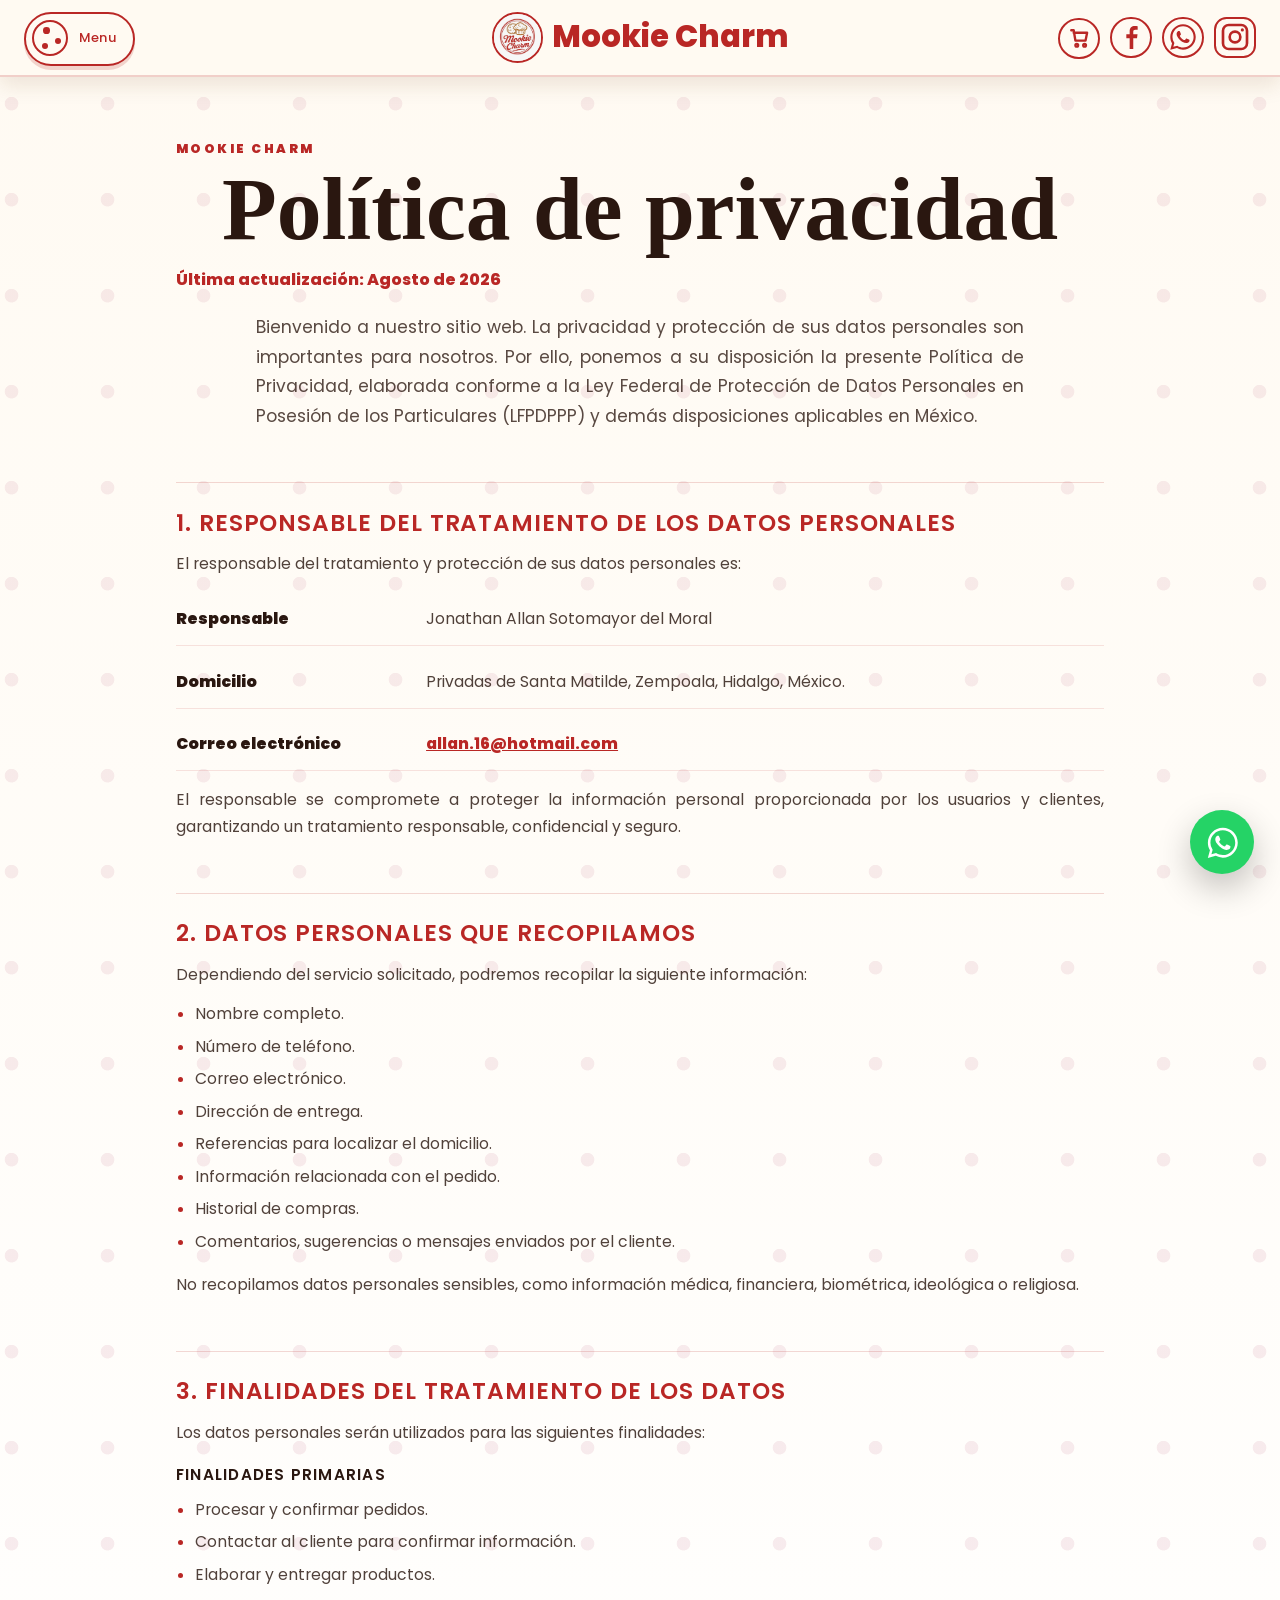
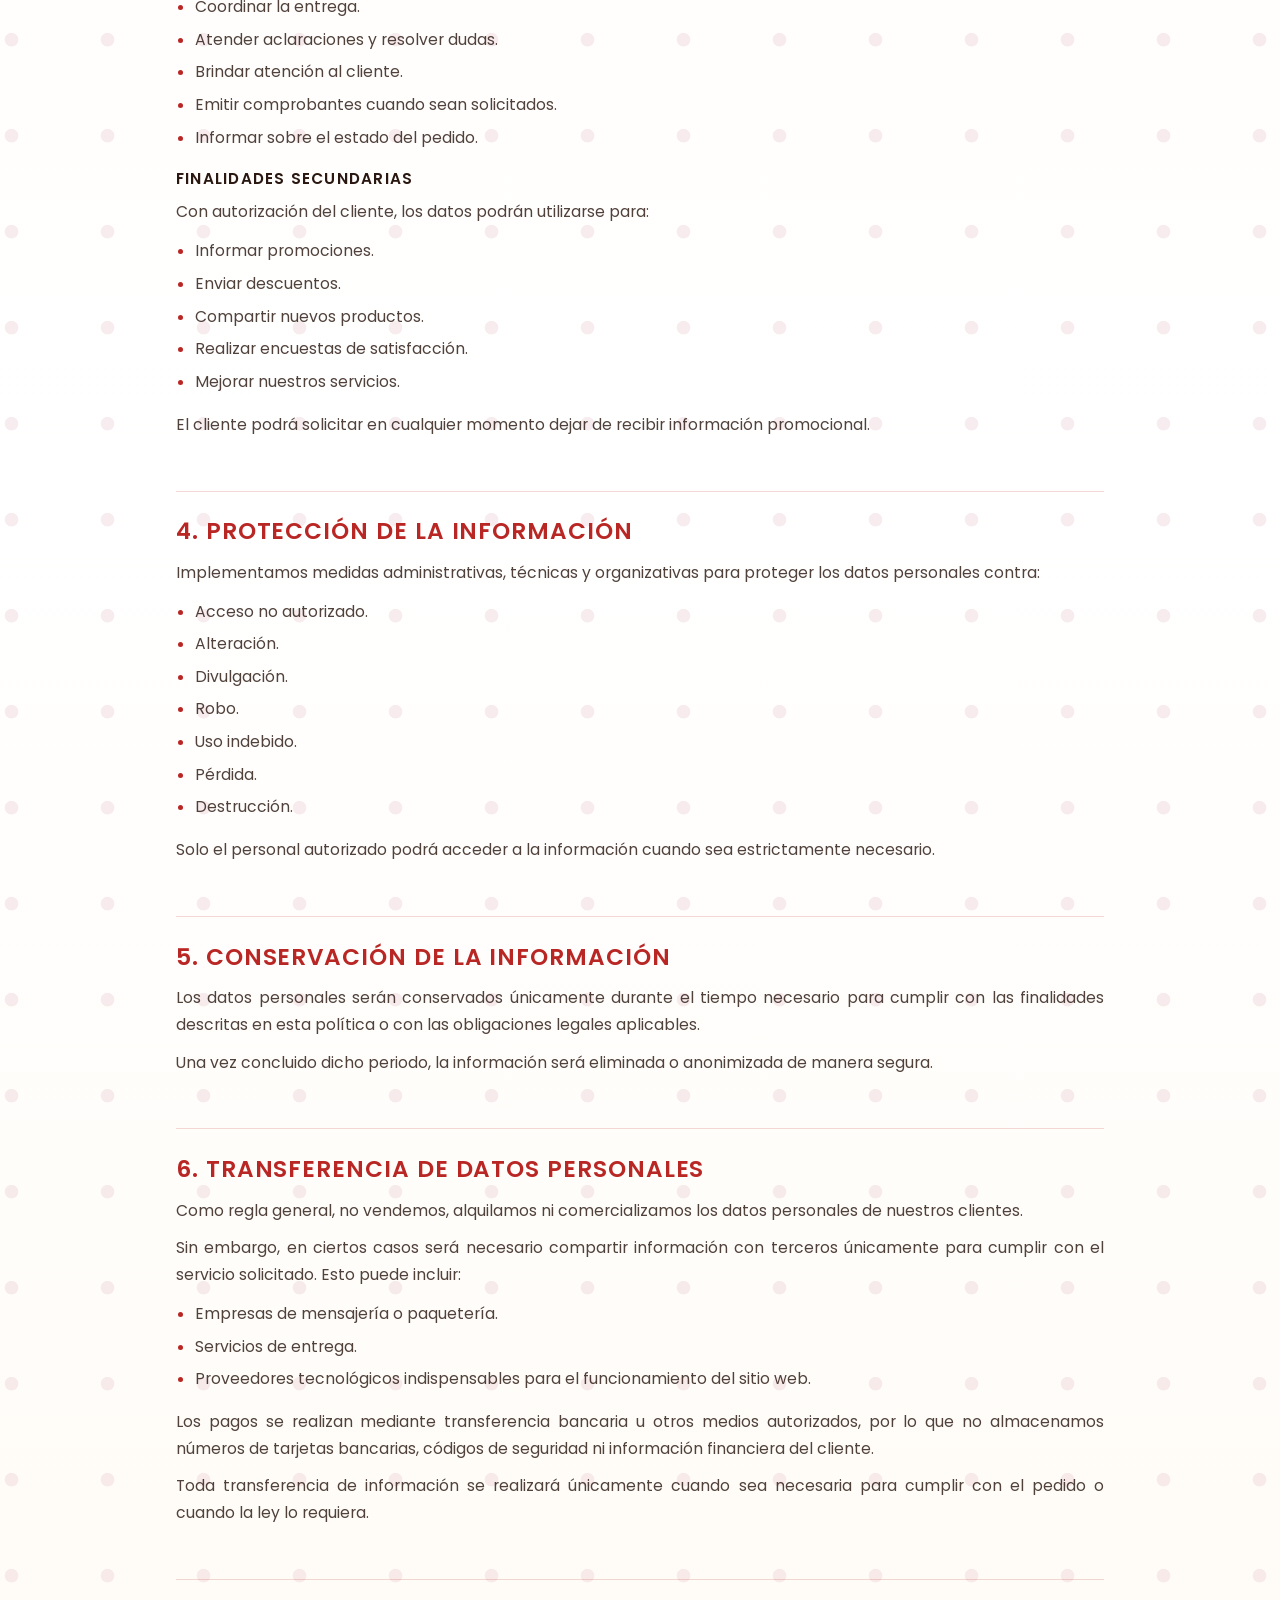
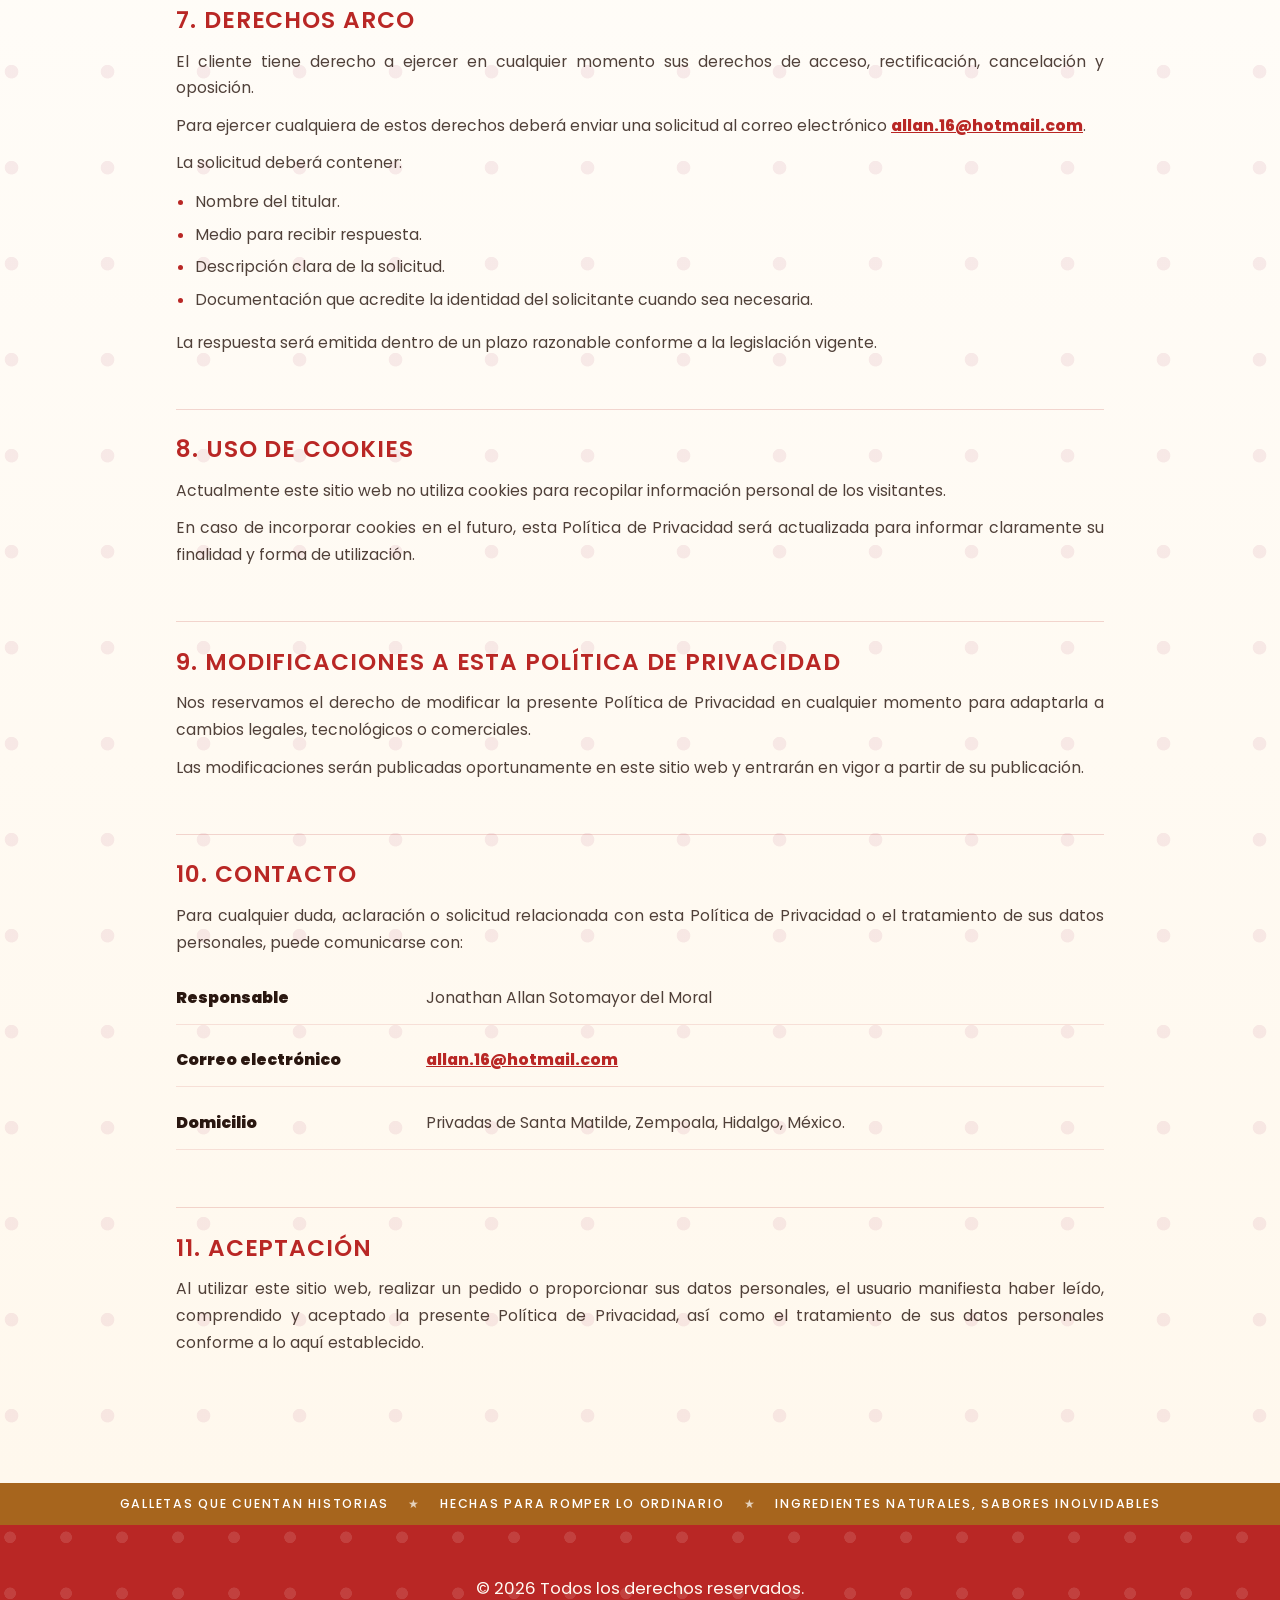
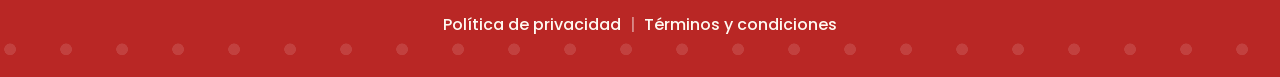
<file: politica-privacidad.html>
<!DOCTYPE html>
<html lang="es">
<head>
  <meta charset="UTF-8">
  <meta name="viewport" content="width=device-width, initial-scale=1.0">
  <title>Política de privacidad | Mookie Charm</title>
  <link rel="icon" type="image/png" href="fotos de la parte principal/favicon.png">
  <link rel="stylesheet" href="styles.css">
</head>
<body>
  <div class="scroll-brand-bar">
    <a class="brand-title" href="index.html" aria-label="Ir al inicio">
      <img class="brand-logo-mark" src="fotos de la parte principal/logo.jpg" alt="">
      <span>Mookie Charm</span>
    </a>
    <div class="brand-socials" aria-label="Redes sociales">
      <a href="https://www.facebook.com/share/p/1GnCS7FKeV/" aria-label="Facebook">
        <svg aria-hidden="true" viewBox="0 0 24 24">
          <path d="M13.7 21v-8h2.8l.4-3h-3.2V8.1c0-.9.3-1.5 1.6-1.5H17V3.9c-.7-.1-1.4-.2-2.2-.2-2.2 0-3.8 1.4-3.8 3.9V10H8.5v3H11v8h2.7Z"/>
        </svg>
      </a>
      <a href="https://wa.me/5217711989704" aria-label="WhatsApp">
        <svg aria-hidden="true" viewBox="0 0 32 32">
          <path d="M16.02 3.2c-7.02 0-12.72 5.7-12.72 12.72 0 2.35.64 4.54 1.76 6.42l-1.78 6.5 6.68-1.75a12.6 12.6 0 0 0 6.06 1.54c7.02 0 12.72-5.7 12.72-12.72S23.04 3.2 16.02 3.2Zm0 23.26c-1.96 0-3.78-.54-5.36-1.48l-.38-.23-3.96 1.04 1.06-3.86-.25-.4a10.45 10.45 0 0 1-1.66-5.61c0-5.83 4.73-10.56 10.56-10.56s10.56 4.73 10.56 10.56-4.74 10.54-10.57 10.54Zm5.8-7.9c-.32-.16-1.88-.93-2.17-1.03-.29-.11-.5-.16-.71.16-.21.31-.81 1.03-.99 1.24-.18.21-.37.24-.69.08-.32-.16-1.34-.49-2.55-1.57-.94-.84-1.58-1.88-1.76-2.19-.18-.32-.02-.49.14-.65.14-.14.32-.37.48-.56.16-.18.21-.32.32-.53.11-.21.05-.4-.03-.56-.08-.16-.71-1.71-.98-2.35-.26-.62-.52-.53-.71-.54h-.61c-.21 0-.56.08-.85.4-.29.32-1.11 1.08-1.11 2.64 0 1.56 1.14 3.07 1.3 3.28.16.21 2.24 3.42 5.43 4.8.76.33 1.35.52 1.81.67.76.24 1.45.21 2 .13.61-.09 1.88-.77 2.15-1.51.26-.74.26-1.38.18-1.51-.08-.13-.29-.21-.61-.37Z"/>
        </svg>
      </a>
      <a href="https://www.instagram.com/mookiecharm?igsh=eWw3ZDB4d2VwajE=" aria-label="Instagram">
        <svg aria-hidden="true" viewBox="0 0 24 24">
          <path d="M7.4 2h9.2A5.4 5.4 0 0 1 22 7.4v9.2a5.4 5.4 0 0 1-5.4 5.4H7.4A5.4 5.4 0 0 1 2 16.6V7.4A5.4 5.4 0 0 1 7.4 2Zm-.2 2A3.2 3.2 0 0 0 4 7.2v9.6A3.2 3.2 0 0 0 7.2 20h9.6a3.2 3.2 0 0 0 3.2-3.2V7.2A3.2 3.2 0 0 0 16.8 4H7.2Zm10.3 1.5a1.2 1.2 0 1 1 0 2.4 1.2 1.2 0 0 1 0-2.4ZM12 7a5 5 0 1 1 0 10 5 5 0 0 1 0-10Zm0 2a3 3 0 1 0 0 6 3 3 0 0 0 0-6Z"/>
        </svg>
      </a>
    </div>
  </div>

  <button class="cart-toggle" type="button" aria-controls="orderCart" aria-expanded="false" aria-label="Abrir carrito">
    <svg aria-hidden="true" viewBox="0 0 24 24">
      <path d="M7 7h12.2l-1.45 7.2H8.55L7 4.8H4.8"/>
      <circle cx="9.8" cy="18.4" r="1.25"/>
      <circle cx="16.9" cy="18.4" r="1.25"/>
    </svg>
    <span class="cart-count" aria-live="polite">0</span>
  </button>

  <aside class="order-cart" id="orderCart" aria-hidden="true" aria-label="Carrito de pedido">
    <div class="cart-panel">
      <div class="cart-header">
        <div>
          <p>Tu pedido</p>
          <h2>Carrito</h2>
        </div>
        <button class="cart-close" type="button" aria-label="Cerrar carrito">&times;</button>
      </div>

      <div class="cart-items" aria-live="polite">
        <a class="cart-empty" href="index.html#sabores">Agregar galletas</a>
      </div>

      <form class="cart-form">
        <label>
          <span class="field-label">Nombre <span class="required-note">(obligatorio)</span></span>
          <input type="text" name="customerName" autocomplete="name" placeholder="Tu nombre" required>
        </label>
        <label>
          Fecha de entrega
          <div class="date-selects" aria-describedby="deliveryDateError">
            <select name="deliveryDay" aria-label="D&iacute;a de entrega" required>
              <option value="">D&iacute;a</option>
            </select>
            <select name="deliveryMonth" aria-label="Mes de entrega" required>
              <option value="">Mes</option>
            </select>
            <select name="deliveryYear" aria-label="A&ntilde;o de entrega" required>
              <option value="">A&ntilde;o</option>
            </select>
          </div>
          <input type="hidden" name="deliveryTime" required>
          <span class="cart-field-error" id="deliveryDateError" aria-live="polite"></span>
        </label>
        <label>
          <span class="field-label">Detalles del pedido <span class="optional-note">(opcional)</span></span>
          <textarea name="orderNotes" rows="3" placeholder="Empaque, direcci&oacute;n o alg&uacute;n detalle especial"></textarea>
        </label>
      </form>

      <div class="cart-reminder">
        <h3>Recuerda</h3>
        <p class="cart-lead-time">Realiza tu orden con por lo menos 2 d&iacute;as de anticipaci&oacute;n.</p>
        <p class="cart-advance-payment">Para que tu pedido sea tomado en cuenta tendr&aacute;s que anticipar el 50% del precio total de tu compra.</p>
        <p class="cart-production-time">Los tiempos de producci&oacute;n por galleta pueden variar.</p>
      </div>

      <button class="cart-whatsapp" type="button" disabled>Continuar orden en WhatsApp</button>
    </div>
  </aside>

  <button class="menu-toggle" type="button" aria-controls="sideMenu" aria-expanded="false">
    <span class="menu-orbit" aria-hidden="true">
      <span></span>
      <span></span>
      <span></span>
    </span>
    <span class="menu-label">Menu</span>
  </button>

  <nav class="side-menu" id="sideMenu" aria-label="Men&uacute; principal" aria-hidden="true">
    <div class="menu-topline">
      <a class="menu-brand" href="index.html">Mookie Charm</a>
      <button class="close-menu" type="button" aria-label="Cerrar men&uacute;">
        <span>Cerrar</span>
        <span aria-hidden="true">&times;</span>
      </button>
    </div>
    <div class="menu-stage">
      <div class="menu-links">
        <a href="index.html">
          <span class="menu-number">01</span>
          <span class="menu-link-title">Inicio</span>
          <svg class="menu-link-illustration menu-home-icon" aria-hidden="true" viewBox="0 0 100 100"><path d="M15 47 50 17l35 30M24 43v39h52V43M41 82V59h18v23"/><path d="M68 25v-9h10v18"/></svg>
        </a>
        <a href="nosotros.html">
          <span class="menu-number">02</span>
          <span class="menu-link-title">Nosotros</span>
          <svg class="menu-link-illustration menu-bowl-icon" aria-hidden="true" viewBox="0 0 100 100"><path d="M18 49h64c-2 25-15 35-32 35S20 74 18 49Z"/><path d="M25 56c15 7 35 7 50 0M63 47 78 15M70 17l13 6"/><path class="menu-stir-line" d="M38 39c8-7 21-7 29 0"/></svg>
        </a>
        <a href="catering.html">
          <span class="menu-number">03</span>
          <span class="menu-link-title">Pedidos especiales</span>
          <svg class="menu-link-illustration menu-gift-icon" aria-hidden="true" viewBox="0 0 100 100"><g class="menu-cookie-base"><circle cx="43" cy="64" r="22"/><circle cx="34" cy="57" r="2.2"/><circle cx="50" cy="54" r="2.2"/><circle cx="54" cy="70" r="2.2"/><circle cx="38" cy="73" r="2.2"/></g><g class="menu-piping-bag"><path d="M52 21 82 34 64 55 41 41Z"/><path d="m64 55-7 8-6-13"/><path d="M60 26 48 39M72 31 58 47"/></g><g class="menu-sprinkles"><path d="M67 62h5M61 72l4 3M76 50l4-3M70 75l5-1"/></g></svg>
        </a>
        <a class="menu-coverage-link" href="index.html#cobertura-alcance">
          <span class="menu-number">04</span>
          <span class="menu-link-title">Cobertura y alcance</span>
          <svg class="menu-link-illustration menu-map-icon" aria-hidden="true" viewBox="0 0 100 100"><path class="menu-map-paper" d="M15 23 38 15l24 8 23-8v62l-23 8-24-8-23 8Z"/><path class="menu-map-fold" d="M38 15v62M62 23v62"/><path class="menu-map-route" d="M25 65c10-21 22-6 31-25 6-12 15-13 22-5"/><g class="menu-map-pin"><path d="M71 24c7 0 12 5 12 12 0 9-12 21-12 21S59 45 59 36c0-7 5-12 12-12Z"/><circle cx="71" cy="36" r="4"/></g></svg>
        </a>
      </div>
    </div>
    <div class="menu-crumbs" aria-hidden="true">
      <span></span><span></span><span></span><span></span><span></span>
    </div>
  </nav>

  <main class="legal-page" aria-labelledby="privacy-title">
    <section class="legal-hero">
      <p class="legal-kicker">Mookie Charm</p>
      <h1 id="privacy-title">Pol&iacute;tica de privacidad</h1>
      <p class="legal-updated">&Uacute;ltima actualizaci&oacute;n: Agosto de 2026</p>
      <p>
        Bienvenido a nuestro sitio web. La privacidad y protecci&oacute;n de sus datos personales son importantes para nosotros.
        Por ello, ponemos a su disposici&oacute;n la presente Pol&iacute;tica de Privacidad, elaborada conforme a la Ley Federal de
        Protecci&oacute;n de Datos Personales en Posesi&oacute;n de los Particulares (LFPDPPP) y dem&aacute;s disposiciones aplicables en M&eacute;xico.
      </p>
    </section>

    <section class="legal-content" aria-label="Contenido de la pol&iacute;tica de privacidad">
      <article>
        <h2>1. Responsable del tratamiento de los datos personales</h2>
        <p>El responsable del tratamiento y protecci&oacute;n de sus datos personales es:</p>
        <dl class="legal-details">
          <div>
            <dt>Responsable</dt>
            <dd>Jonathan Allan Sotomayor del Moral</dd>
          </div>
          <div>
            <dt>Domicilio</dt>
            <dd>Privadas de Santa Matilde, Zempoala, Hidalgo, M&eacute;xico.</dd>
          </div>
          <div>
            <dt>Correo electr&oacute;nico</dt>
            <dd><a href="mailto:allan.16@hotmail.com">allan.16@hotmail.com</a></dd>
          </div>
        </dl>
        <p>El responsable se compromete a proteger la informaci&oacute;n personal proporcionada por los usuarios y clientes, garantizando un tratamiento responsable, confidencial y seguro.</p>
      </article>

      <article>
        <h2>2. Datos personales que recopilamos</h2>
        <p>Dependiendo del servicio solicitado, podremos recopilar la siguiente informaci&oacute;n:</p>
        <ul>
          <li>Nombre completo.</li>
          <li>N&uacute;mero de tel&eacute;fono.</li>
          <li>Correo electr&oacute;nico.</li>
          <li>Direcci&oacute;n de entrega.</li>
          <li>Referencias para localizar el domicilio.</li>
          <li>Informaci&oacute;n relacionada con el pedido.</li>
          <li>Historial de compras.</li>
          <li>Comentarios, sugerencias o mensajes enviados por el cliente.</li>
        </ul>
        <p>No recopilamos datos personales sensibles, como informaci&oacute;n m&eacute;dica, financiera, biom&eacute;trica, ideol&oacute;gica o religiosa.</p>
      </article>

      <article>
        <h2>3. Finalidades del tratamiento de los datos</h2>
        <p>Los datos personales ser&aacute;n utilizados para las siguientes finalidades:</p>
        <h3>Finalidades primarias</h3>
        <ul>
          <li>Procesar y confirmar pedidos.</li>
          <li>Contactar al cliente para confirmar informaci&oacute;n.</li>
          <li>Elaborar y entregar productos.</li>
          <li>Coordinar la entrega.</li>
          <li>Atender aclaraciones y resolver dudas.</li>
          <li>Brindar atenci&oacute;n al cliente.</li>
          <li>Emitir comprobantes cuando sean solicitados.</li>
          <li>Informar sobre el estado del pedido.</li>
        </ul>
        <h3>Finalidades secundarias</h3>
        <p>Con autorizaci&oacute;n del cliente, los datos podr&aacute;n utilizarse para:</p>
        <ul>
          <li>Informar promociones.</li>
          <li>Enviar descuentos.</li>
          <li>Compartir nuevos productos.</li>
          <li>Realizar encuestas de satisfacci&oacute;n.</li>
          <li>Mejorar nuestros servicios.</li>
        </ul>
        <p>El cliente podr&aacute; solicitar en cualquier momento dejar de recibir informaci&oacute;n promocional.</p>
      </article>

      <article>
        <h2>4. Protecci&oacute;n de la informaci&oacute;n</h2>
        <p>Implementamos medidas administrativas, t&eacute;cnicas y organizativas para proteger los datos personales contra:</p>
        <ul>
          <li>Acceso no autorizado.</li>
          <li>Alteraci&oacute;n.</li>
          <li>Divulgaci&oacute;n.</li>
          <li>Robo.</li>
          <li>Uso indebido.</li>
          <li>P&eacute;rdida.</li>
          <li>Destrucci&oacute;n.</li>
        </ul>
        <p>Solo el personal autorizado podr&aacute; acceder a la informaci&oacute;n cuando sea estrictamente necesario.</p>
      </article>

      <article>
        <h2>5. Conservaci&oacute;n de la informaci&oacute;n</h2>
        <p>Los datos personales ser&aacute;n conservados &uacute;nicamente durante el tiempo necesario para cumplir con las finalidades descritas en esta pol&iacute;tica o con las obligaciones legales aplicables.</p>
        <p>Una vez concluido dicho periodo, la informaci&oacute;n ser&aacute; eliminada o anonimizada de manera segura.</p>
      </article>

      <article>
        <h2>6. Transferencia de datos personales</h2>
        <p>Como regla general, no vendemos, alquilamos ni comercializamos los datos personales de nuestros clientes.</p>
        <p>Sin embargo, en ciertos casos ser&aacute; necesario compartir informaci&oacute;n con terceros &uacute;nicamente para cumplir con el servicio solicitado. Esto puede incluir:</p>
        <ul>
          <li>Empresas de mensajer&iacute;a o paqueter&iacute;a.</li>
          <li>Servicios de entrega.</li>
          <li>Proveedores tecnol&oacute;gicos indispensables para el funcionamiento del sitio web.</li>
        </ul>
        <p>Los pagos se realizan mediante transferencia bancaria u otros medios autorizados, por lo que no almacenamos n&uacute;meros de tarjetas bancarias, c&oacute;digos de seguridad ni informaci&oacute;n financiera del cliente.</p>
        <p>Toda transferencia de informaci&oacute;n se realizar&aacute; &uacute;nicamente cuando sea necesaria para cumplir con el pedido o cuando la ley lo requiera.</p>
      </article>

      <article>
        <h2>7. Derechos ARCO</h2>
        <p>El cliente tiene derecho a ejercer en cualquier momento sus derechos de acceso, rectificaci&oacute;n, cancelaci&oacute;n y oposici&oacute;n.</p>
        <p>Para ejercer cualquiera de estos derechos deber&aacute; enviar una solicitud al correo electr&oacute;nico <a href="mailto:allan.16@hotmail.com">allan.16@hotmail.com</a>.</p>
        <p>La solicitud deber&aacute; contener:</p>
        <ul>
          <li>Nombre del titular.</li>
          <li>Medio para recibir respuesta.</li>
          <li>Descripci&oacute;n clara de la solicitud.</li>
          <li>Documentaci&oacute;n que acredite la identidad del solicitante cuando sea necesaria.</li>
        </ul>
        <p>La respuesta ser&aacute; emitida dentro de un plazo razonable conforme a la legislaci&oacute;n vigente.</p>
      </article>

      <article>
        <h2>8. Uso de cookies</h2>
        <p>Actualmente este sitio web no utiliza cookies para recopilar informaci&oacute;n personal de los visitantes.</p>
        <p>En caso de incorporar cookies en el futuro, esta Pol&iacute;tica de Privacidad ser&aacute; actualizada para informar claramente su finalidad y forma de utilizaci&oacute;n.</p>
      </article>

      <article>
        <h2>9. Modificaciones a esta Pol&iacute;tica de Privacidad</h2>
        <p>Nos reservamos el derecho de modificar la presente Pol&iacute;tica de Privacidad en cualquier momento para adaptarla a cambios legales, tecnol&oacute;gicos o comerciales.</p>
        <p>Las modificaciones ser&aacute;n publicadas oportunamente en este sitio web y entrar&aacute;n en vigor a partir de su publicaci&oacute;n.</p>
      </article>

      <article>
        <h2>10. Contacto</h2>
        <p>Para cualquier duda, aclaraci&oacute;n o solicitud relacionada con esta Pol&iacute;tica de Privacidad o el tratamiento de sus datos personales, puede comunicarse con:</p>
        <dl class="legal-details">
          <div>
            <dt>Responsable</dt>
            <dd>Jonathan Allan Sotomayor del Moral</dd>
          </div>
          <div>
            <dt>Correo electr&oacute;nico</dt>
            <dd><a href="mailto:allan.16@hotmail.com">allan.16@hotmail.com</a></dd>
          </div>
          <div>
            <dt>Domicilio</dt>
            <dd>Privadas de Santa Matilde, Zempoala, Hidalgo, M&eacute;xico.</dd>
          </div>
        </dl>
      </article>

      <article>
        <h2>11. Aceptaci&oacute;n</h2>
        <p>Al utilizar este sitio web, realizar un pedido o proporcionar sus datos personales, el usuario manifiesta haber le&iacute;do, comprendido y aceptado la presente Pol&iacute;tica de Privacidad, as&iacute; como el tratamiento de sus datos personales conforme a lo aqu&iacute; establecido.</p>
      </article>
    </section>
  </main>

  <div class="about-marquee" aria-hidden="true">
    <span>Galletas que cuentan historias</span>
    <span>Hechas para romper lo ordinario</span>
    <span>Ingredientes naturales, sabores inolvidables</span>
  </div>

  <footer class="site-footer">
    <div class="footer-main">
      <p class="footer-copyright">&copy; 2026 Todos los derechos reservados.</p>
      <nav class="footer-legal" aria-label="Enlaces legales">
        <a href="politica-privacidad.html">Pol&iacute;tica de privacidad</a>
        <a href="terminos-condiciones.html">T&eacute;rminos y condiciones</a>
      </nav>
    </div>
  </footer>

  <a class="whatsapp-button" href="https://wa.me/5217711989704" target="_blank" rel="noopener" aria-label="Contactar por WhatsApp">
    <svg aria-hidden="true" viewBox="0 0 32 32">
      <path d="M16.02 3.2c-7.02 0-12.72 5.7-12.72 12.72 0 2.35.64 4.54 1.76 6.42l-1.78 6.5 6.68-1.75a12.6 12.6 0 0 0 6.06 1.54c7.02 0 12.72-5.7 12.72-12.72S23.04 3.2 16.02 3.2Zm0 23.26c-1.96 0-3.78-.54-5.36-1.48l-.38-.23-3.96 1.04 1.06-3.86-.25-.4a10.45 10.45 0 0 1-1.66-5.61c0-5.83 4.73-10.56 10.56-10.56s10.56 4.73 10.56 10.56-4.74 10.54-10.57 10.54Zm5.8-7.9c-.32-.16-1.88-.93-2.17-1.03-.29-.11-.5-.16-.71.16-.21.31-.81 1.03-.99 1.24-.18.21-.37.24-.69.08-.32-.16-1.34-.49-2.55-1.57-.94-.84-1.58-1.88-1.76-2.19-.18-.32-.02-.49.14-.65.14-.14.32-.37.48-.56.16-.18.21-.32.32-.53.11-.21.05-.4-.03-.56-.08-.16-.71-1.71-.98-2.35-.26-.62-.52-.53-.71-.54h-.61c-.21 0-.56.08-.85.4-.29.32-1.11 1.08-1.11 2.64 0 1.56 1.14 3.07 1.3 3.28.16.21 2.24 3.42 5.43 4.8.76.33 1.35.52 1.81.67.76.24 1.45.21 2 .13.61-.09 1.88-.77 2.15-1.51.26-.74.26-1.38.18-1.51-.08-.13-.29-.21-.61-.37Z"/>
    </svg>
  </a>

  <script src="script.js"></script>
</body>
</html>
</file>
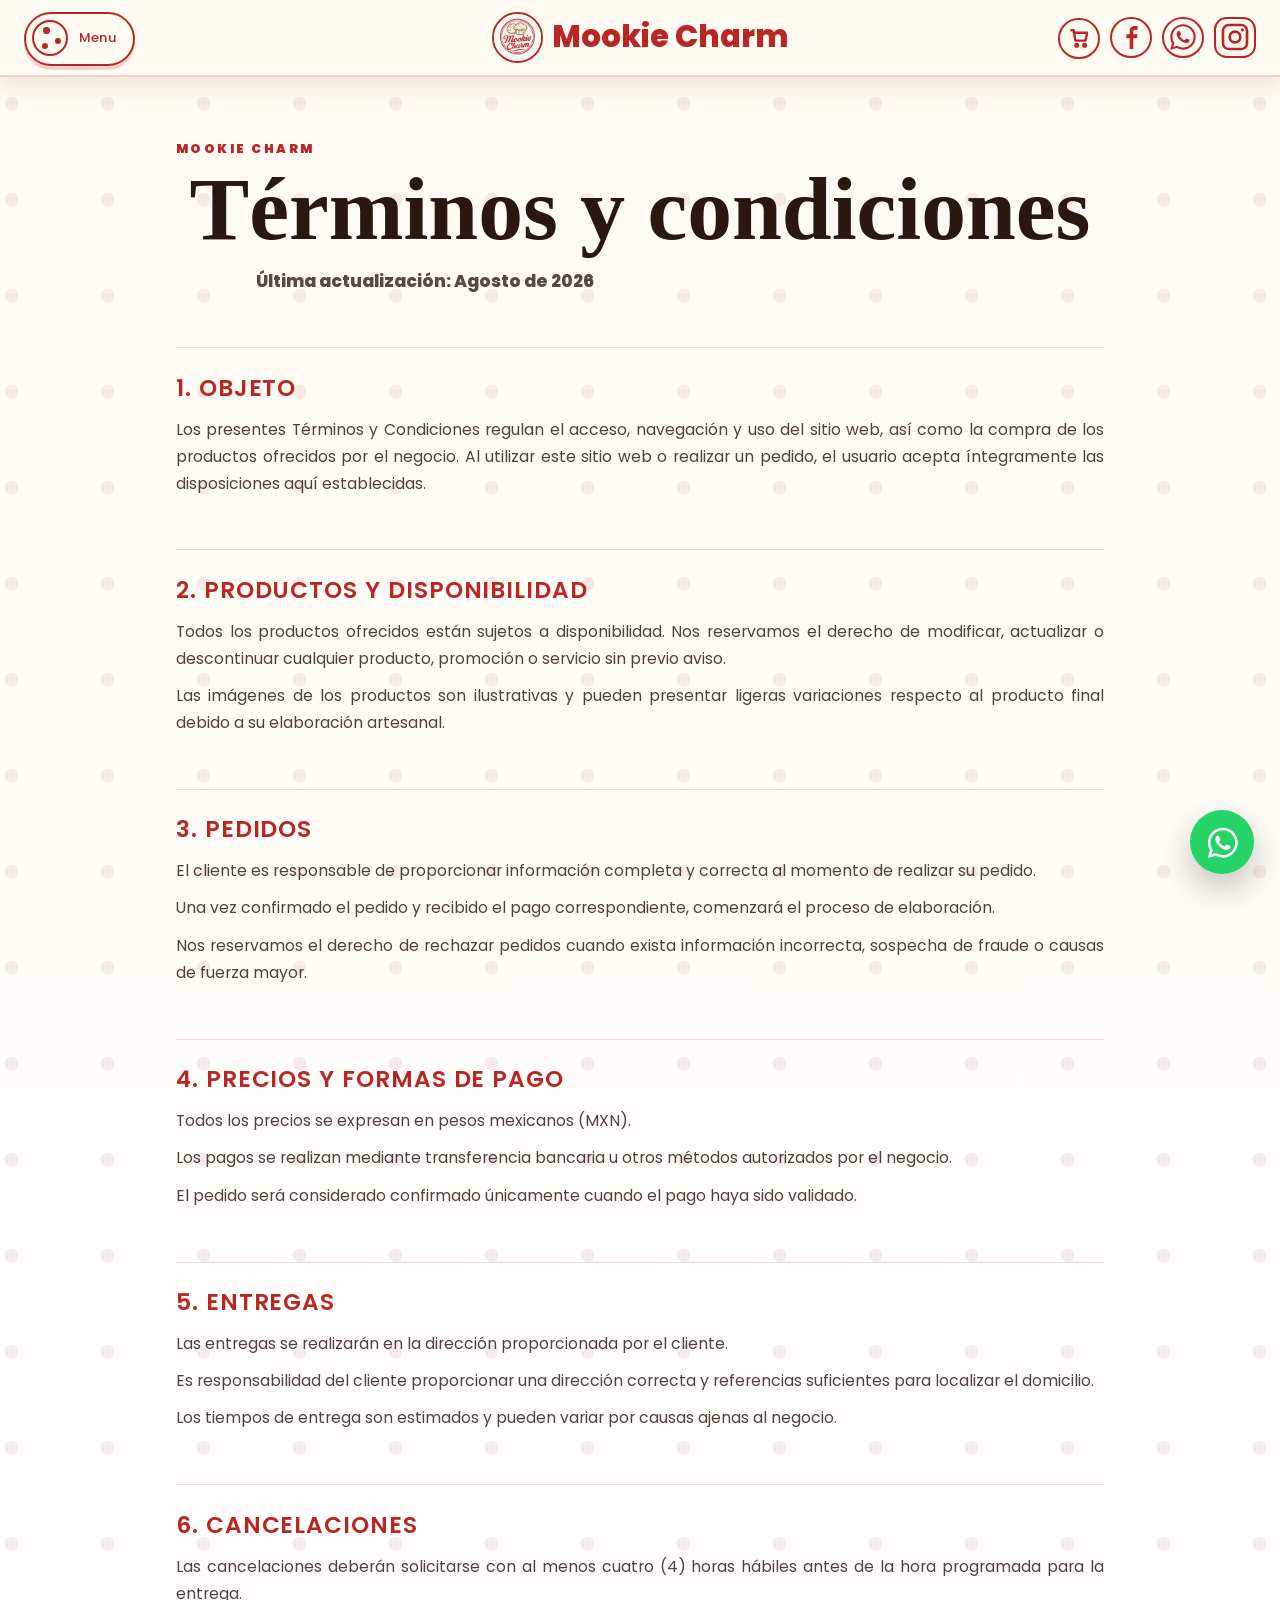
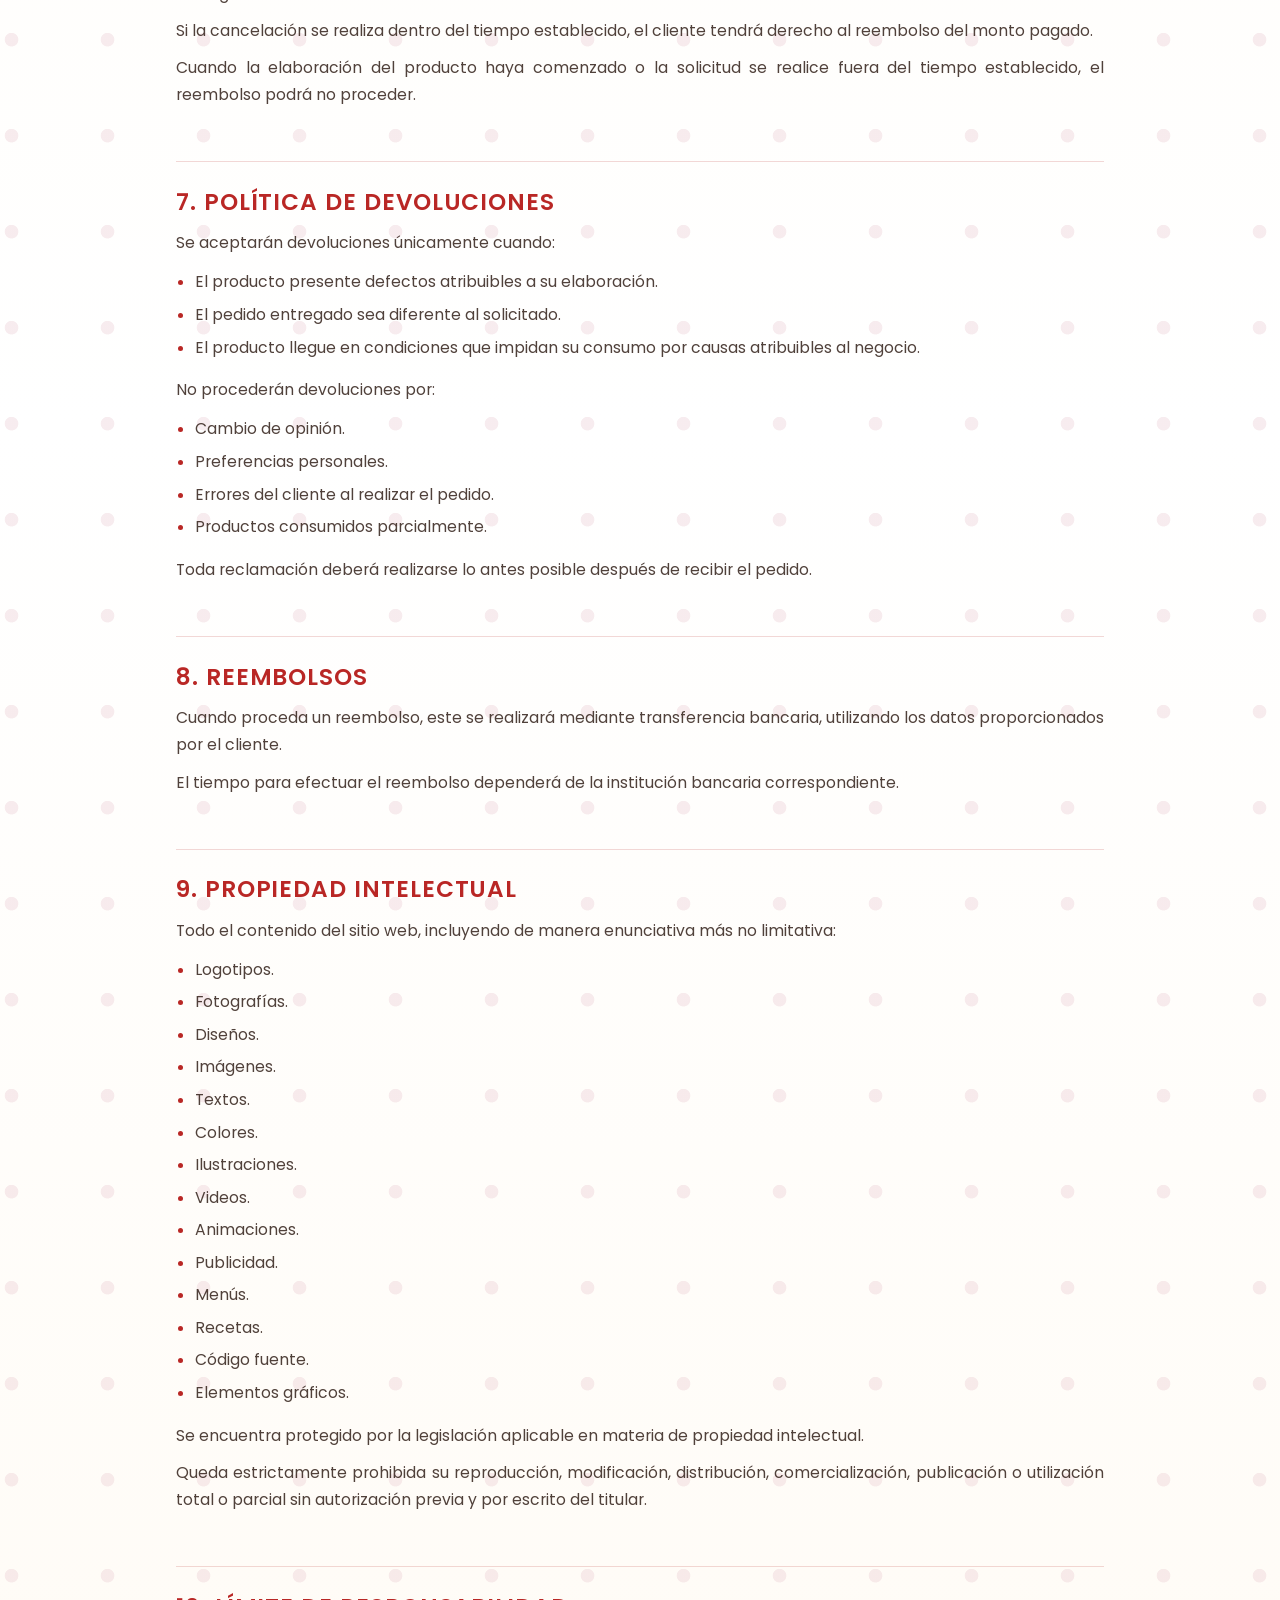
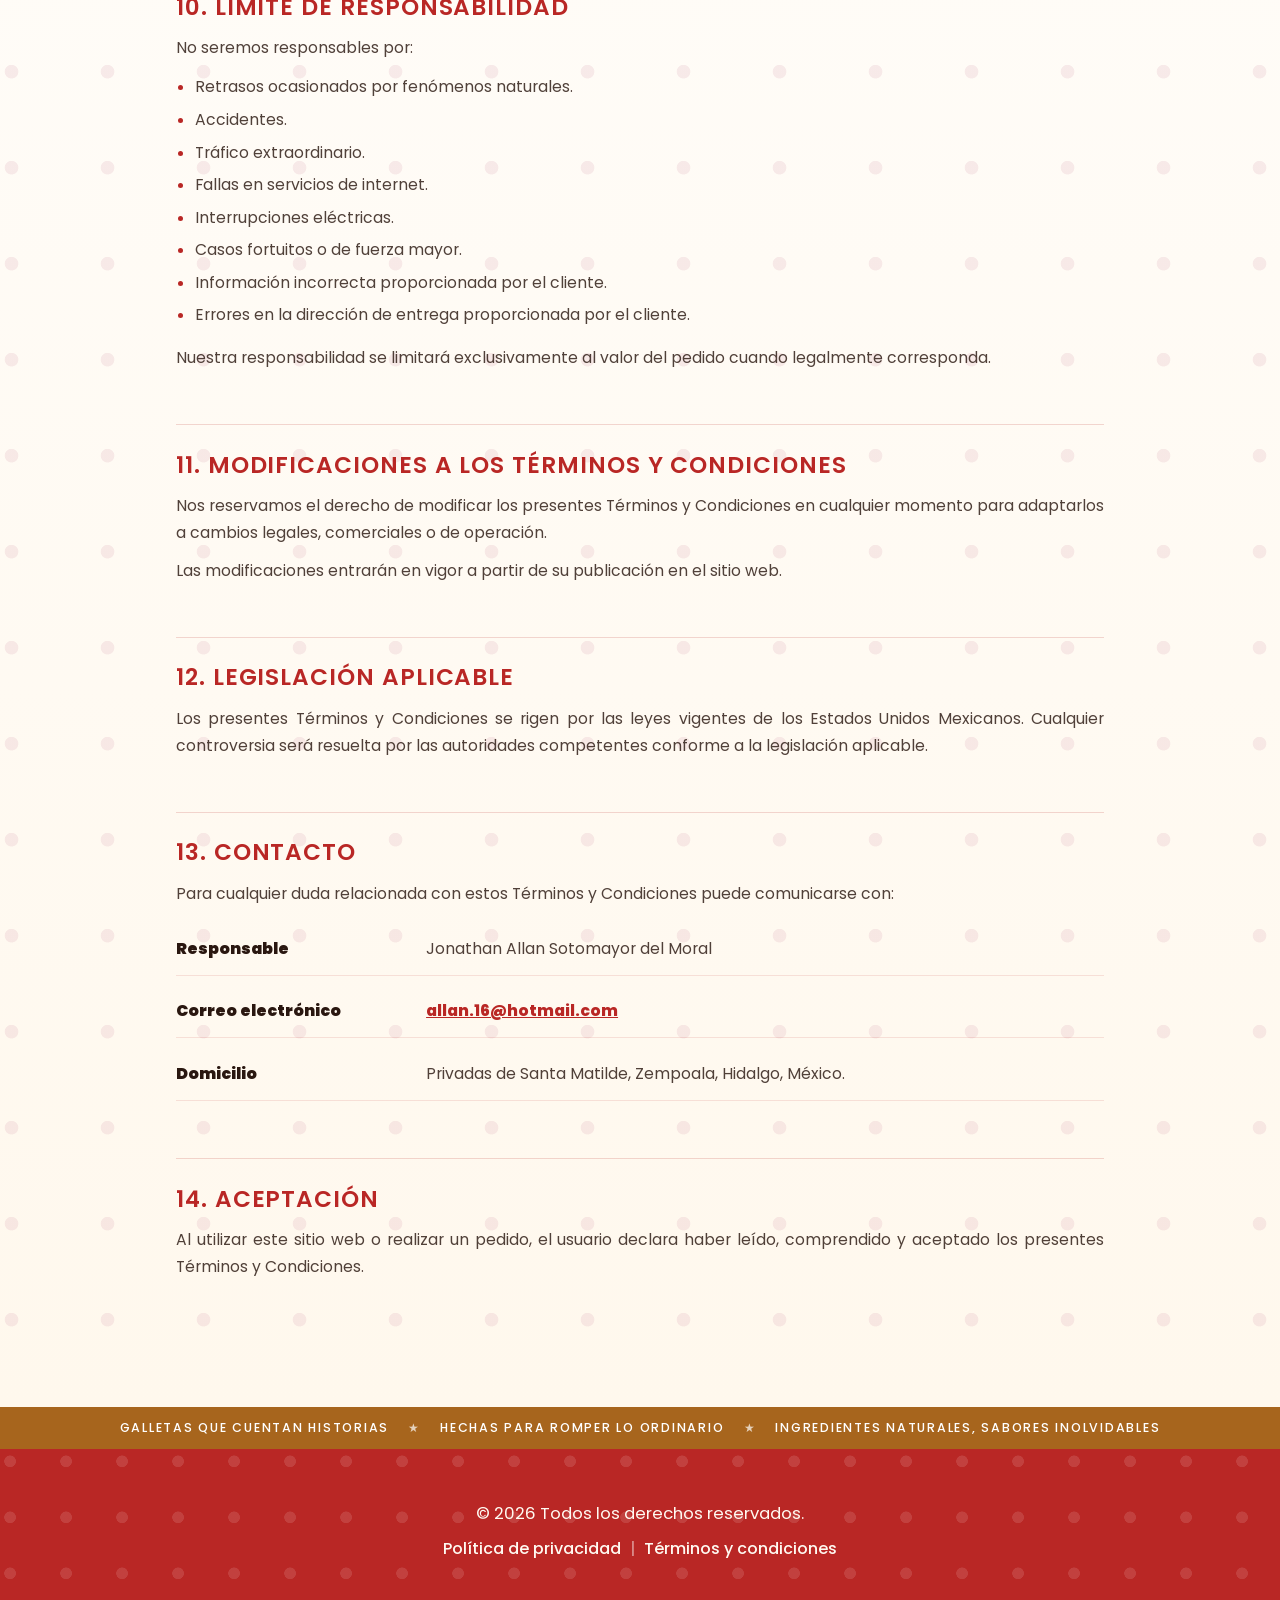
<file: terminos-condiciones.html>
<!DOCTYPE html>
<html lang="es">
<head>
  <meta charset="UTF-8">
  <meta name="viewport" content="width=device-width, initial-scale=1.0">
  <title>Términos y condiciones | Mookie Charm</title>
  <link rel="icon" type="image/png" href="fotos de la parte principal/favicon.png">
  <link rel="stylesheet" href="styles.css">
</head>
<body>
  <div class="scroll-brand-bar">
    <a class="brand-title" href="index.html" aria-label="Ir al inicio">
      <img class="brand-logo-mark" src="fotos de la parte principal/logo.jpg" alt="">
      <span>Mookie Charm</span>
    </a>
    <div class="brand-socials" aria-label="Redes sociales">
      <a href="https://www.facebook.com/share/p/1GnCS7FKeV/" aria-label="Facebook">
        <svg aria-hidden="true" viewBox="0 0 24 24">
          <path d="M13.7 21v-8h2.8l.4-3h-3.2V8.1c0-.9.3-1.5 1.6-1.5H17V3.9c-.7-.1-1.4-.2-2.2-.2-2.2 0-3.8 1.4-3.8 3.9V10H8.5v3H11v8h2.7Z"/>
        </svg>
      </a>
      <a href="https://wa.me/5217711989704" aria-label="WhatsApp">
        <svg aria-hidden="true" viewBox="0 0 32 32">
          <path d="M16.02 3.2c-7.02 0-12.72 5.7-12.72 12.72 0 2.35.64 4.54 1.76 6.42l-1.78 6.5 6.68-1.75a12.6 12.6 0 0 0 6.06 1.54c7.02 0 12.72-5.7 12.72-12.72S23.04 3.2 16.02 3.2Zm0 23.26c-1.96 0-3.78-.54-5.36-1.48l-.38-.23-3.96 1.04 1.06-3.86-.25-.4a10.45 10.45 0 0 1-1.66-5.61c0-5.83 4.73-10.56 10.56-10.56s10.56 4.73 10.56 10.56-4.74 10.54-10.57 10.54Zm5.8-7.9c-.32-.16-1.88-.93-2.17-1.03-.29-.11-.5-.16-.71.16-.21.31-.81 1.03-.99 1.24-.18.21-.37.24-.69.08-.32-.16-1.34-.49-2.55-1.57-.94-.84-1.58-1.88-1.76-2.19-.18-.32-.02-.49.14-.65.14-.14.32-.37.48-.56.16-.18.21-.32.32-.53.11-.21.05-.4-.03-.56-.08-.16-.71-1.71-.98-2.35-.26-.62-.52-.53-.71-.54h-.61c-.21 0-.56.08-.85.4-.29.32-1.11 1.08-1.11 2.64 0 1.56 1.14 3.07 1.3 3.28.16.21 2.24 3.42 5.43 4.8.76.33 1.35.52 1.81.67.76.24 1.45.21 2 .13.61-.09 1.88-.77 2.15-1.51.26-.74.26-1.38.18-1.51-.08-.13-.29-.21-.61-.37Z"/>
        </svg>
      </a>
      <a href="https://www.instagram.com/mookiecharm?igsh=eWw3ZDB4d2VwajE=" aria-label="Instagram">
        <svg aria-hidden="true" viewBox="0 0 24 24">
          <path d="M7.4 2h9.2A5.4 5.4 0 0 1 22 7.4v9.2a5.4 5.4 0 0 1-5.4 5.4H7.4A5.4 5.4 0 0 1 2 16.6V7.4A5.4 5.4 0 0 1 7.4 2Zm-.2 2A3.2 3.2 0 0 0 4 7.2v9.6A3.2 3.2 0 0 0 7.2 20h9.6a3.2 3.2 0 0 0 3.2-3.2V7.2A3.2 3.2 0 0 0 16.8 4H7.2Zm10.3 1.5a1.2 1.2 0 1 1 0 2.4 1.2 1.2 0 0 1 0-2.4ZM12 7a5 5 0 1 1 0 10 5 5 0 0 1 0-10Zm0 2a3 3 0 1 0 0 6 3 3 0 0 0 0-6Z"/>
        </svg>
      </a>
    </div>
  </div>

  <button class="cart-toggle" type="button" aria-controls="orderCart" aria-expanded="false" aria-label="Abrir carrito">
    <svg aria-hidden="true" viewBox="0 0 24 24">
      <path d="M7 7h12.2l-1.45 7.2H8.55L7 4.8H4.8"/>
      <circle cx="9.8" cy="18.4" r="1.25"/>
      <circle cx="16.9" cy="18.4" r="1.25"/>
    </svg>
    <span class="cart-count" aria-live="polite">0</span>
  </button>

  <aside class="order-cart" id="orderCart" aria-hidden="true" aria-label="Carrito de pedido">
    <div class="cart-panel">
      <div class="cart-header">
        <div>
          <p>Tu pedido</p>
          <h2>Carrito</h2>
        </div>
        <button class="cart-close" type="button" aria-label="Cerrar carrito">&times;</button>
      </div>

      <div class="cart-items" aria-live="polite">
        <a class="cart-empty" href="index.html#sabores">Agregar galletas</a>
      </div>

      <form class="cart-form">
        <label>
          <span class="field-label">Nombre <span class="required-note">(obligatorio)</span></span>
          <input type="text" name="customerName" autocomplete="name" placeholder="Tu nombre" required>
        </label>
        <label>
          Fecha de entrega
          <div class="date-selects" aria-describedby="deliveryDateError">
            <select name="deliveryDay" aria-label="D&iacute;a de entrega" required>
              <option value="">D&iacute;a</option>
            </select>
            <select name="deliveryMonth" aria-label="Mes de entrega" required>
              <option value="">Mes</option>
            </select>
            <select name="deliveryYear" aria-label="A&ntilde;o de entrega" required>
              <option value="">A&ntilde;o</option>
            </select>
          </div>
          <input type="hidden" name="deliveryTime" required>
          <span class="cart-field-error" id="deliveryDateError" aria-live="polite"></span>
        </label>
        <label>
          <span class="field-label">Detalles del pedido <span class="optional-note">(opcional)</span></span>
          <textarea name="orderNotes" rows="3" placeholder="Empaque, direcci&oacute;n o alg&uacute;n detalle especial"></textarea>
        </label>
      </form>

      <div class="cart-reminder">
        <h3>Recuerda</h3>
        <p class="cart-lead-time">Realiza tu orden con por lo menos 2 d&iacute;as de anticipaci&oacute;n.</p>
        <p class="cart-advance-payment">Para que tu pedido sea tomado en cuenta tendr&aacute;s que anticipar el 50% del precio total de tu compra.</p>
        <p class="cart-production-time">Los tiempos de producci&oacute;n por galleta pueden variar.</p>
      </div>

      <button class="cart-whatsapp" type="button" disabled>Continuar orden en WhatsApp</button>
    </div>
  </aside>

  <button class="menu-toggle" type="button" aria-controls="sideMenu" aria-expanded="false">
    <span class="menu-orbit" aria-hidden="true">
      <span></span>
      <span></span>
      <span></span>
    </span>
    <span class="menu-label">Menu</span>
  </button>

  <nav class="side-menu" id="sideMenu" aria-label="Men&uacute; principal" aria-hidden="true">
    <div class="menu-topline">
      <a class="menu-brand" href="index.html">Mookie Charm</a>
      <button class="close-menu" type="button" aria-label="Cerrar men&uacute;">
        <span>Cerrar</span>
        <span aria-hidden="true">&times;</span>
      </button>
    </div>
    <div class="menu-stage">
      <div class="menu-links">
        <a href="index.html">
          <span class="menu-number">01</span>
          <span class="menu-link-title">Inicio</span>
          <svg class="menu-link-illustration menu-home-icon" aria-hidden="true" viewBox="0 0 100 100"><path d="M15 47 50 17l35 30M24 43v39h52V43M41 82V59h18v23"/><path d="M68 25v-9h10v18"/></svg>
        </a>
        <a href="nosotros.html">
          <span class="menu-number">02</span>
          <span class="menu-link-title">Nosotros</span>
          <svg class="menu-link-illustration menu-bowl-icon" aria-hidden="true" viewBox="0 0 100 100"><path d="M18 49h64c-2 25-15 35-32 35S20 74 18 49Z"/><path d="M25 56c15 7 35 7 50 0M63 47 78 15M70 17l13 6"/><path class="menu-stir-line" d="M38 39c8-7 21-7 29 0"/></svg>
        </a>
        <a href="catering.html">
          <span class="menu-number">03</span>
          <span class="menu-link-title">Pedidos especiales</span>
          <svg class="menu-link-illustration menu-gift-icon" aria-hidden="true" viewBox="0 0 100 100"><g class="menu-cookie-base"><circle cx="43" cy="64" r="22"/><circle cx="34" cy="57" r="2.2"/><circle cx="50" cy="54" r="2.2"/><circle cx="54" cy="70" r="2.2"/><circle cx="38" cy="73" r="2.2"/></g><g class="menu-piping-bag"><path d="M52 21 82 34 64 55 41 41Z"/><path d="m64 55-7 8-6-13"/><path d="M60 26 48 39M72 31 58 47"/></g><g class="menu-sprinkles"><path d="M67 62h5M61 72l4 3M76 50l4-3M70 75l5-1"/></g></svg>
        </a>
        <a class="menu-coverage-link" href="index.html#cobertura-alcance">
          <span class="menu-number">04</span>
          <span class="menu-link-title">Cobertura y alcance</span>
          <svg class="menu-link-illustration menu-map-icon" aria-hidden="true" viewBox="0 0 100 100"><path class="menu-map-paper" d="M15 23 38 15l24 8 23-8v62l-23 8-24-8-23 8Z"/><path class="menu-map-fold" d="M38 15v62M62 23v62"/><path class="menu-map-route" d="M25 65c10-21 22-6 31-25 6-12 15-13 22-5"/><g class="menu-map-pin"><path d="M71 24c7 0 12 5 12 12 0 9-12 21-12 21S59 45 59 36c0-7 5-12 12-12Z"/><circle cx="71" cy="36" r="4"/></g></svg>
        </a>
      </div>
    </div>
    <div class="menu-crumbs" aria-hidden="true">
      <span></span><span></span><span></span><span></span><span></span>
    </div>
  </nav>

  <main class="legal-page" aria-labelledby="terms-title">
    <section class="legal-hero">
      <p class="legal-kicker">Mookie Charm</p>
      <h1 id="terms-title">T&eacute;rminos y condiciones</h1>
      <p class="legal-updated">&Uacute;ltima actualizaci&oacute;n: Agosto de 2026</p>
    </section>

    <section class="legal-content" aria-label="Contenido de los t&eacute;rminos y condiciones">
      <article>
        <h2>1. Objeto</h2>
        <p>Los presentes T&eacute;rminos y Condiciones regulan el acceso, navegaci&oacute;n y uso del sitio web, as&iacute; como la compra de los productos ofrecidos por el negocio. Al utilizar este sitio web o realizar un pedido, el usuario acepta &iacute;ntegramente las disposiciones aqu&iacute; establecidas.</p>
      </article>

      <article>
        <h2>2. Productos y disponibilidad</h2>
        <p>Todos los productos ofrecidos est&aacute;n sujetos a disponibilidad. Nos reservamos el derecho de modificar, actualizar o descontinuar cualquier producto, promoci&oacute;n o servicio sin previo aviso.</p>
        <p>Las im&aacute;genes de los productos son ilustrativas y pueden presentar ligeras variaciones respecto al producto final debido a su elaboraci&oacute;n artesanal.</p>
      </article>

      <article>
        <h2>3. Pedidos</h2>
        <p>El cliente es responsable de proporcionar informaci&oacute;n completa y correcta al momento de realizar su pedido.</p>
        <p>Una vez confirmado el pedido y recibido el pago correspondiente, comenzar&aacute; el proceso de elaboraci&oacute;n.</p>
        <p>Nos reservamos el derecho de rechazar pedidos cuando exista informaci&oacute;n incorrecta, sospecha de fraude o causas de fuerza mayor.</p>
      </article>

      <article>
        <h2>4. Precios y formas de pago</h2>
        <p>Todos los precios se expresan en pesos mexicanos (MXN).</p>
        <p>Los pagos se realizan mediante transferencia bancaria u otros m&eacute;todos autorizados por el negocio.</p>
        <p>El pedido ser&aacute; considerado confirmado &uacute;nicamente cuando el pago haya sido validado.</p>
      </article>

      <article>
        <h2>5. Entregas</h2>
        <p>Las entregas se realizar&aacute;n en la direcci&oacute;n proporcionada por el cliente.</p>
        <p>Es responsabilidad del cliente proporcionar una direcci&oacute;n correcta y referencias suficientes para localizar el domicilio.</p>
        <p>Los tiempos de entrega son estimados y pueden variar por causas ajenas al negocio.</p>
      </article>

      <article>
        <h2>6. Cancelaciones</h2>
        <p>Las cancelaciones deber&aacute;n solicitarse con al menos cuatro (4) horas h&aacute;biles antes de la hora programada para la entrega.</p>
        <p>Si la cancelaci&oacute;n se realiza dentro del tiempo establecido, el cliente tendr&aacute; derecho al reembolso del monto pagado.</p>
        <p>Cuando la elaboraci&oacute;n del producto haya comenzado o la solicitud se realice fuera del tiempo establecido, el reembolso podr&aacute; no proceder.</p>
      </article>

      <article>
        <h2>7. Pol&iacute;tica de devoluciones</h2>
        <p>Se aceptar&aacute;n devoluciones &uacute;nicamente cuando:</p>
        <ul>
          <li>El producto presente defectos atribuibles a su elaboraci&oacute;n.</li>
          <li>El pedido entregado sea diferente al solicitado.</li>
          <li>El producto llegue en condiciones que impidan su consumo por causas atribuibles al negocio.</li>
        </ul>
        <p>No proceder&aacute;n devoluciones por:</p>
        <ul>
          <li>Cambio de opini&oacute;n.</li>
          <li>Preferencias personales.</li>
          <li>Errores del cliente al realizar el pedido.</li>
          <li>Productos consumidos parcialmente.</li>
        </ul>
        <p>Toda reclamaci&oacute;n deber&aacute; realizarse lo antes posible despu&eacute;s de recibir el pedido.</p>
      </article>

      <article>
        <h2>8. Reembolsos</h2>
        <p>Cuando proceda un reembolso, este se realizar&aacute; mediante transferencia bancaria, utilizando los datos proporcionados por el cliente.</p>
        <p>El tiempo para efectuar el reembolso depender&aacute; de la instituci&oacute;n bancaria correspondiente.</p>
      </article>

      <article>
        <h2>9. Propiedad intelectual</h2>
        <p>Todo el contenido del sitio web, incluyendo de manera enunciativa m&aacute;s no limitativa:</p>
        <ul>
          <li>Logotipos.</li>
          <li>Fotograf&iacute;as.</li>
          <li>Dise&ntilde;os.</li>
          <li>Im&aacute;genes.</li>
          <li>Textos.</li>
          <li>Colores.</li>
          <li>Ilustraciones.</li>
          <li>Videos.</li>
          <li>Animaciones.</li>
          <li>Publicidad.</li>
          <li>Men&uacute;s.</li>
          <li>Recetas.</li>
          <li>C&oacute;digo fuente.</li>
          <li>Elementos gr&aacute;ficos.</li>
        </ul>
        <p>Se encuentra protegido por la legislaci&oacute;n aplicable en materia de propiedad intelectual.</p>
        <p>Queda estrictamente prohibida su reproducci&oacute;n, modificaci&oacute;n, distribuci&oacute;n, comercializaci&oacute;n, publicaci&oacute;n o utilizaci&oacute;n total o parcial sin autorizaci&oacute;n previa y por escrito del titular.</p>
      </article>

      <article>
        <h2>10. L&iacute;mite de responsabilidad</h2>
        <p>No seremos responsables por:</p>
        <ul>
          <li>Retrasos ocasionados por fen&oacute;menos naturales.</li>
          <li>Accidentes.</li>
          <li>Tr&aacute;fico extraordinario.</li>
          <li>Fallas en servicios de internet.</li>
          <li>Interrupciones el&eacute;ctricas.</li>
          <li>Casos fortuitos o de fuerza mayor.</li>
          <li>Informaci&oacute;n incorrecta proporcionada por el cliente.</li>
          <li>Errores en la direcci&oacute;n de entrega proporcionada por el cliente.</li>
        </ul>
        <p>Nuestra responsabilidad se limitar&aacute; exclusivamente al valor del pedido cuando legalmente corresponda.</p>
      </article>

      <article>
        <h2>11. Modificaciones a los T&eacute;rminos y Condiciones</h2>
        <p>Nos reservamos el derecho de modificar los presentes T&eacute;rminos y Condiciones en cualquier momento para adaptarlos a cambios legales, comerciales o de operaci&oacute;n.</p>
        <p>Las modificaciones entrar&aacute;n en vigor a partir de su publicaci&oacute;n en el sitio web.</p>
      </article>

      <article>
        <h2>12. Legislaci&oacute;n aplicable</h2>
        <p>Los presentes T&eacute;rminos y Condiciones se rigen por las leyes vigentes de los Estados Unidos Mexicanos. Cualquier controversia ser&aacute; resuelta por las autoridades competentes conforme a la legislaci&oacute;n aplicable.</p>
      </article>

      <article>
        <h2>13. Contacto</h2>
        <p>Para cualquier duda relacionada con estos T&eacute;rminos y Condiciones puede comunicarse con:</p>
        <dl class="legal-details">
          <div>
            <dt>Responsable</dt>
            <dd>Jonathan Allan Sotomayor del Moral</dd>
          </div>
          <div>
            <dt>Correo electr&oacute;nico</dt>
            <dd><a href="mailto:allan.16@hotmail.com">allan.16@hotmail.com</a></dd>
          </div>
          <div>
            <dt>Domicilio</dt>
            <dd>Privadas de Santa Matilde, Zempoala, Hidalgo, M&eacute;xico.</dd>
          </div>
        </dl>
      </article>

      <article>
        <h2>14. Aceptaci&oacute;n</h2>
        <p>Al utilizar este sitio web o realizar un pedido, el usuario declara haber le&iacute;do, comprendido y aceptado los presentes T&eacute;rminos y Condiciones.</p>
      </article>
    </section>
  </main>

  <div class="about-marquee" aria-hidden="true">
    <span>Galletas que cuentan historias</span>
    <span>Hechas para romper lo ordinario</span>
    <span>Ingredientes naturales, sabores inolvidables</span>
  </div>

  <footer class="site-footer">
    <div class="footer-main">
      <p class="footer-copyright">&copy; 2026 Todos los derechos reservados.</p>
      <nav class="footer-legal" aria-label="Enlaces legales">
        <a href="politica-privacidad.html">Pol&iacute;tica de privacidad</a>
        <a href="terminos-condiciones.html">T&eacute;rminos y condiciones</a>
      </nav>
    </div>
  </footer>

  <a class="whatsapp-button" href="https://wa.me/5217711989704" target="_blank" rel="noopener" aria-label="Contactar por WhatsApp">
    <svg aria-hidden="true" viewBox="0 0 32 32">
      <path d="M16.02 3.2c-7.02 0-12.72 5.7-12.72 12.72 0 2.35.64 4.54 1.76 6.42l-1.78 6.5 6.68-1.75a12.6 12.6 0 0 0 6.06 1.54c7.02 0 12.72-5.7 12.72-12.72S23.04 3.2 16.02 3.2Zm0 23.26c-1.96 0-3.78-.54-5.36-1.48l-.38-.23-3.96 1.04 1.06-3.86-.25-.4a10.45 10.45 0 0 1-1.66-5.61c0-5.83 4.73-10.56 10.56-10.56s10.56 4.73 10.56 10.56-4.74 10.54-10.57 10.54Zm5.8-7.9c-.32-.16-1.88-.93-2.17-1.03-.29-.11-.5-.16-.71.16-.21.31-.81 1.03-.99 1.24-.18.21-.37.24-.69.08-.32-.16-1.34-.49-2.55-1.57-.94-.84-1.58-1.88-1.76-2.19-.18-.32-.02-.49.14-.65.14-.14.32-.37.48-.56.16-.18.21-.32.32-.53.11-.21.05-.4-.03-.56-.08-.16-.71-1.71-.98-2.35-.26-.62-.52-.53-.71-.54h-.61c-.21 0-.56.08-.85.4-.29.32-1.11 1.08-1.11 2.64 0 1.56 1.14 3.07 1.3 3.28.16.21 2.24 3.42 5.43 4.8.76.33 1.35.52 1.81.67.76.24 1.45.21 2 .13.61-.09 1.88-.77 2.15-1.51.26-.74.26-1.38.18-1.51-.08-.13-.29-.21-.61-.37Z"/>
    </svg>
  </a>

  <script src="script.js"></script>
</body>
</html>
</file>
<file: styles.css>
@import url("https://fonts.googleapis.com/css2?family=Playfair+Display:wght@700;800&family=Poppins:wght@400;500;600&display=swap");

* {
  box-sizing: border-box;
}

html {
  scroll-behavior: smooth;
}

body {
  margin: 0;
  color: #111;
  font-family: Arial, Helvetica, sans-serif;
  background: #fff7f4;
}

button,
a {
  font: inherit;
}

p,
li,
label,
figcaption,
.cart-empty,
.cart-field-error,
.availability-hint {
  text-align: justify;
  text-justify: inter-word;
}

.scroll-brand-bar {
  position: fixed;
  z-index: 18;
  top: 0;
  left: 0;
  display: flex;
  align-items: center;
  justify-content: center;
  width: 100%;
  height: clamp(4rem, 6vw, 5rem);
  border-bottom: 2px solid transparent;
  background: transparent;
  box-shadow: none;
  pointer-events: auto;
  transition: background 280ms ease, border-color 280ms ease, box-shadow 280ms ease;
}

.scroll-brand-bar.is-visible {
  border-bottom-color: rgba(0, 0, 0, 0.08);
  background: rgba(216, 160, 176, 0.94);
  box-shadow: 0 10px 30px rgba(112, 58, 76, 0.2);
  backdrop-filter: blur(12px);
}

.brand-title {
  color: #050505;
  font-family: Georgia, "Times New Roman", serif;
  font-size: clamp(1.4rem, 2.4vw, 2.1rem);
  font-weight: 900;
  text-decoration: none;
}

.brand-title:focus-visible {
  outline: 0;
}

.hero {
  position: relative;
  min-height: 100vh;
  overflow: hidden;
  background: #cf879b;
}

.slider,
.slide {
  position: absolute;
  inset: 0;
}

.slide {
  opacity: 0;
  transition: opacity 800ms ease;
  background-position: center;
  background-repeat: no-repeat;
  background-size: cover;
}

.slide.is-active {
  opacity: 1;
}

.special-orders-content {
  position: absolute;
  z-index: 14;
  top: 50%;
  left: clamp(5rem, 9vw, 9rem);
  width: min(34rem, calc(100% - 10rem));
  color: #111;
  opacity: 0;
  pointer-events: none;
  transform: translateY(-42%);
  transition: opacity 350ms ease, transform 350ms ease;
}

.hero:has(.slide-pink.is-active) .special-orders-content {
  opacity: 1;
  pointer-events: auto;
  transform: translateY(-50%);
}

.slide-packages {
  background-position: center;
}

.packages-content {
  position: absolute;
  z-index: 14;
  inset: 0;
  display: flex;
  flex-direction: column;
  justify-content: flex-start;
  padding: clamp(5.4rem, 9vh, 7.2rem) clamp(1.2rem, 5vw, 5rem) 0;
  color: #111;
  opacity: 0;
  pointer-events: none;
  transition: opacity 350ms ease;
}

.hero:has(.slide-packages.is-active) .packages-content {
  opacity: 1;
  pointer-events: auto;
}

.packages-heading {
  display: flex;
  align-items: center;
  flex-direction: column;
  gap: clamp(0.8rem, 1.8vw, 1.25rem);
  max-width: min(940px, 90vw);
  margin-inline: auto;
  text-align: center;
}

.packages-heading h1 {
  margin: 0;
  font-family: Georgia, "Times New Roman", serif;
  font-size: clamp(2rem, 4.4vw, 4.6rem);
  line-height: 0.98;
  text-wrap: balance;
  text-shadow: 0 2px 14px rgba(255, 255, 255, 0.7);
}

.packages-button {
  display: inline-flex;
  align-items: center;
  justify-content: center;
  min-height: 2.65rem;
  padding: 0.6rem 1.35rem;
  border: 2px solid #111;
  border-radius: 999px;
  background: #12304a;
  color: #fff;
  box-shadow: 0 5px 0 rgba(5, 22, 37, 0.68);
  font-weight: 900;
  line-height: 1;
  text-decoration: none;
  text-transform: uppercase;
  transition: transform 180ms ease, box-shadow 180ms ease, background 180ms ease;
}

.packages-button:hover,
.packages-button:focus-visible {
  background: #1b466b;
  outline: 0;
  transform: translateY(-2px);
  box-shadow: 0 7px 0 rgba(5, 22, 37, 0.76);
}

.special-orders-content h1 {
  margin: 0;
  font-family: Georgia, "Times New Roman", serif;
  font-size: clamp(2.5rem, 5.6vw, 5.8rem);
  line-height: 0.95;
}

.special-orders-content p {
  margin: 1rem 0 1.6rem;
  font-size: clamp(1.05rem, 1.8vw, 1.55rem);
  font-weight: 700;
}

.special-orders-button {
  display: inline-flex;
  align-items: center;
  justify-content: center;
  min-height: 2.5rem;
  padding: 0.55rem 1.25rem;
  border: 2px solid #050505;
  border-radius: 999px;
  background: #d8a0b0;
  color: #050505;
  box-shadow: 0 5px 0 rgba(177, 105, 126, 0.72);
  font-weight: 900;
  line-height: 1;
  text-decoration: none;
  transition: transform 180ms ease, box-shadow 180ms ease, background 180ms ease;
}

.special-orders-button:hover,
.special-orders-button:focus-visible {
  background: #c98297;
  outline: 0;
  transform: translateY(-2px);
  box-shadow: 0 7px 0 rgba(177, 105, 126, 0.82);
}

.menu-toggle {
  position: fixed;
  z-index: 28;
  top: calc((clamp(4rem, 6vw, 5rem) - 3.3rem) / 2);
  left: clamp(1rem, 2vw, 1.5rem);
  display: inline-flex;
  align-items: center;
  gap: 0.65rem;
  min-height: 3.3rem;
  padding: 0.35rem 1rem 0.55rem 0.4rem;
  border: 2px solid #111;
  border-radius: 999px;
  color: #111;
  background: rgba(255, 247, 244, 0.88);
  box-shadow: 0 6px 0 rgba(17, 17, 17, 0.18);
  font-size: 0.82rem;
  font-weight: 900;
  letter-spacing: 0.08em;
  text-transform: uppercase;
  cursor: pointer;
  backdrop-filter: blur(8px);
  transition: transform 180ms ease, box-shadow 180ms ease, background 180ms ease;
}

.menu-toggle:hover,
.menu-toggle:focus-visible {
  background: #fff;
  outline: 0;
  transform: translateY(-2px) rotate(-1deg);
  box-shadow: 0 8px 0 rgba(17, 17, 17, 0.2);
}

.menu-orbit {
  position: relative;
  display: block;
  width: 2.25rem;
  height: 2.25rem;
  border: 2px solid #111;
  border-radius: 50%;
  transition: transform 400ms ease;
}

.menu-toggle:hover .menu-orbit {
  transform: rotate(90deg);
}

.menu-orbit span {
  position: absolute;
  width: 0.42rem;
  height: 0.42rem;
  border-radius: 50%;
  background: #111;
}

.menu-orbit span:nth-child(1) {
  top: 0.35rem;
  left: 0.55rem;
}

.menu-orbit span:nth-child(2) {
  right: 0.32rem;
  bottom: 0.58rem;
}

.menu-orbit span:nth-child(3) {
  bottom: 0.27rem;
  left: 0.45rem;
}

.side-menu {
  position: fixed;
  z-index: 40;
  inset: 0;
  overflow: hidden;
  padding: clamp(1.2rem, 3vw, 2.5rem);
  color: #17100c;
  background: #d7a1b0;
  clip-path: circle(0 at 3.2rem 3.2rem);
  visibility: hidden;
  pointer-events: none;
  transition: clip-path 700ms cubic-bezier(0.77, 0, 0.18, 1), visibility 0s 700ms;
}

.side-menu.is-open {
  clip-path: circle(150vmax at 3.2rem 3.2rem);
  visibility: visible;
  pointer-events: auto;
  transition: clip-path 700ms cubic-bezier(0.77, 0, 0.18, 1);
}

.menu-topline {
  position: relative;
  z-index: 2;
  display: flex;
  align-items: center;
  justify-content: space-between;
  padding-bottom: 1rem;
  border-bottom: 2px solid rgba(23, 16, 12, 0.8);
}

.menu-brand {
  color: inherit;
  font-family: Georgia, "Times New Roman", serif;
  font-size: clamp(1.35rem, 2.3vw, 2.2rem);
  font-weight: 900;
  text-decoration: none;
}

.close-menu {
  display: inline-flex;
  align-items: center;
  gap: 0.7rem;
  border: 0;
  padding: 0;
  color: inherit;
  background: transparent;
  font-size: 0.78rem;
  font-weight: 900;
  letter-spacing: 0.1em;
  text-transform: uppercase;
  cursor: pointer;
}

.close-menu span:last-child {
  display: grid;
  place-items: center;
  width: 2.7rem;
  height: 2.7rem;
  border: 2px solid #050505;
  border-radius: 50%;
  font-size: 1.8rem;
  line-height: 1;
  transition: transform 250ms ease, background 250ms ease;
}

.close-menu:hover span:last-child,
.close-menu:focus-visible span:last-child {
  background: #fff7f4;
  transform: rotate(90deg);
}

.close-menu:focus-visible {
  outline: 0;
}

.menu-stage {
  position: relative;
  z-index: 2;
  display: grid;
  grid-template-columns: minmax(11rem, 0.65fr) minmax(24rem, 2fr) minmax(11rem, 0.65fr);
  align-items: end;
  gap: clamp(1.5rem, 4vw, 5rem);
  min-height: calc(100% - 4rem);
  padding-block: clamp(2rem, 6vh, 5rem) 1rem;
}

.menu-intro {
  align-self: start;
  max-width: 13rem;
  padding-top: 0.6rem;
}

.menu-kicker {
  display: block;
  margin-bottom: 0.75rem;
  font-size: 0.7rem;
  font-weight: 900;
  letter-spacing: 0.14em;
  text-transform: uppercase;
}

.menu-intro p,
.menu-signature {
  margin: 0;
  font-family: Georgia, "Times New Roman", serif;
  font-size: clamp(1.15rem, 1.8vw, 1.75rem);
  line-height: 1.15;
}

.menu-links {
  display: grid;
  align-self: center;
}

.menu-links a {
  display: grid;
  grid-template-columns: 2.5rem 1fr auto;
  align-items: center;
  gap: 1rem;
  padding: clamp(0.8rem, 1.8vh, 1.4rem) 0.5rem;
  border-bottom: 2px solid rgba(23, 16, 12, 0.8);
  color: inherit;
  text-decoration: none;
  transition: padding 250ms ease, background 250ms ease, transform 250ms ease;
}

.menu-links a:first-child {
  border-top: 2px solid rgba(23, 16, 12, 0.8);
}

.menu-links a:hover,
.menu-links a:focus-visible {
  padding-inline: 1.2rem;
  background: #fff7f4;
  outline: 0;
  transform: rotate(-0.5deg);
}

.menu-number {
  align-self: start;
  padding-top: 0.45rem;
  font-size: 0.68rem;
  font-weight: 900;
}

.menu-link-title {
  font-family: Georgia, "Times New Roman", serif;
  font-size: clamp(2.4rem, 5.6vw, 6.5rem);
  font-weight: 900;
  letter-spacing: -0.06em;
  line-height: 0.88;
}

.menu-link-copy {
  max-width: 8rem;
  font-size: 0.72rem;
  font-weight: 800;
  line-height: 1.2;
  text-align: right;
  text-transform: uppercase;
}

.menu-signature {
  align-self: end;
  text-align: right;
}

.menu-crumbs span {
  position: absolute;
  z-index: 1;
  display: block;
  border: 2px solid rgba(23, 16, 12, 0.75);
  border-radius: 48% 52% 56% 44%;
  background: #bd7187;
  transform: rotate(25deg);
}

.menu-crumbs span:nth-child(1) {
  top: 18%;
  right: 7%;
  width: 4rem;
  height: 4rem;
}

.menu-crumbs span:nth-child(2) {
  right: 24%;
  bottom: 5%;
  width: 1.6rem;
  height: 1.6rem;
}

.menu-crumbs span:nth-child(3) {
  top: 32%;
  left: 5%;
  width: 1rem;
  height: 1rem;
}

.menu-crumbs span:nth-child(4) {
  top: 12%;
  left: 42%;
  width: 0.7rem;
  height: 0.7rem;
}

.menu-crumbs span:nth-child(5) {
  right: 3%;
  bottom: 30%;
  width: 0.9rem;
  height: 0.9rem;
}

body.menu-open {
  overflow: hidden;
}

@media (prefers-reduced-motion: reduce) {
  .side-menu,
  .menu-toggle,
  .menu-orbit,
  .menu-links a,
  .close-menu span:last-child {
    transition-duration: 1ms;
  }
}

.carousel-arrow {
  position: absolute;
  z-index: 15;
  top: 50%;
  display: grid;
  place-items: center;
  width: 2.6rem;
  height: 3.5rem;
  border: 0;
  padding: 0;
  background: transparent;
  color: #fff;
  font-size: 2.25rem;
  font-weight: 700;
  line-height: 1;
  -webkit-text-stroke: 1px rgba(0, 0, 0, 0.85);
  text-shadow: 0 2px 7px rgba(0, 0, 0, 0.85);
  cursor: pointer;
  transform: translateY(-50%);
  transition: color 180ms ease, transform 180ms ease, opacity 180ms ease;
}

.carousel-arrow:hover,
.carousel-arrow:focus-visible {
  color: #fff;
  outline: 0;
}

.carousel-prev {
  left: clamp(1rem, 3vw, 2rem);
}

.carousel-next {
  right: clamp(1rem, 3vw, 2rem);
}

.carousel-prev:hover,
.carousel-prev:focus-visible {
  transform: translateY(-50%) translateX(-3px);
}

.carousel-next:hover,
.carousel-next:focus-visible {
  transform: translateY(-50%) translateX(3px);
}

.slide-lines {
  position: absolute;
  z-index: 16;
  left: 50%;
  bottom: 1.45rem;
  display: flex;
  gap: 0.7rem;
  transform: translateX(-50%);
}

.slide-line {
  width: clamp(2.2rem, 4vw, 4rem);
  height: 0.32rem;
  border: 0;
  border-radius: 999px;
  background: rgba(0, 0, 0, 0.28);
  cursor: pointer;
  transition: background 180ms ease, transform 180ms ease;
}

.slide-line.is-active {
  background: rgba(0, 0, 0, 0.92);
  transform: scaleX(1.12);
}

.whatsapp-button {
  position: fixed;
  z-index: 28;
  right: clamp(1rem, 3vw, 1.6rem);
  bottom: clamp(1rem, 3vw, 1.6rem);
  display: grid;
  place-items: center;
  width: 4rem;
  height: 4rem;
  border-radius: 50%;
  background: #25d366;
  color: #fff;
  font-size: 1rem;
  font-weight: 900;
  letter-spacing: 0;
  text-decoration: none;
  box-shadow: 0 14px 34px rgba(0, 0, 0, 0.24);
  transition: transform 180ms ease, box-shadow 180ms ease, background 180ms ease;
}

.whatsapp-button svg {
  width: 2.35rem;
  height: 2.35rem;
  fill: currentColor;
}

.whatsapp-button:hover,
.whatsapp-button:focus-visible {
  background: #1ebe5d;
  box-shadow: 0 18px 42px rgba(0, 0, 0, 0.3);
  outline: 0;
  transform: translateY(-3px);
}

.flavors {
  padding: clamp(2rem, 5vw, 4.2rem) clamp(1.2rem, 5vw, 5.5rem) 5rem;
  background: #fff;
}

.flavors h1 {
  margin: 0 0 clamp(3rem, 7vw, 6.4rem);
  color: #050505;
  font-family: Impact, "Arial Black", sans-serif;
  font-size: clamp(3rem, 6vw, 5.8rem);
  font-weight: 900;
  line-height: 0.95;
}

.flavor-card {
  --flavor-color: #fff7f4;
  display: grid;
  grid-template-columns: minmax(260px, 1.05fr) minmax(280px, 0.95fr);
  align-items: center;
  gap: clamp(1rem, 2.8vw, 2.6rem);
  height: clamp(240px, 28vw, 310px);
  max-width: 980px;
  margin: 0;
  margin-inline: auto;
  padding: clamp(0.8rem, 1.8vw, 1.4rem) clamp(1.2rem, 3.2vw, 3rem);
  border: 0;
  border-radius: clamp(1.2rem, 2.6vw, 2rem);
  background: #fffaf7;
  box-shadow: 0 16px 38px rgba(35, 24, 23, 0.08);
  overflow: visible;
  transition: background-color 240ms ease, box-shadow 240ms ease, transform 240ms ease;
}

.flavor-featured {
  background: #fffaf7;
}

.flavor-card:hover,
.flavor-card:focus-within {
  background: var(--flavor-color);
  box-shadow: 0 22px 52px rgba(35, 24, 23, 0.16);
  transform: translateY(-4px);
}

.flavor-featured:hover,
.flavor-featured:focus-within {
  background: var(--flavor-color);
}

.flavor-copy {
  display: flex;
  flex-direction: column;
  align-items: center;
  justify-content: center;
  max-width: 360px;
  min-height: 0;
  justify-self: center;
  text-align: center;
}

.flavor-card + .flavor-card {
  margin-top: clamp(2.4rem, 5vw, 4.8rem);
}

.cookie-details + .flavor-card {
  margin-top: clamp(2.4rem, 5vw, 4.8rem);
}

.flavor-green {
  --flavor-color: #cfe8cf;
}

.flavor-pink {
  --flavor-color: #bff3e0;
}

.flavor-yellow {
  --flavor-color: #ffe96d;
}

.flavor-blue {
  --flavor-color: #9edcff;
}

.flavor-orange {
  --flavor-color: #ffb15c;
}

.flavor-lavender {
  --flavor-color: #c7a5ff;
}

.flavor-left .flavor-copy {
  grid-column: 1;
  grid-row: 1;
}

.flavor-left .flavor-image {
  grid-column: 2;
  grid-row: 1;
}

.flavor-copy h2 {
  margin: 0 0 clamp(0.9rem, 1.8vw, 1.6rem);
  color: #050505;
  font-family: Impact, "Arial Black", sans-serif;
  font-size: clamp(1.75rem, 2.8vw, 2.65rem);
  font-weight: 900;
  line-height: 0.95;
}

.flavor-copy p {
  margin: 0;
  color: #231817;
  font-family: Georgia, "Times New Roman", serif;
  font-size: clamp(0.95rem, 1.35vw, 1.15rem);
  line-height: 1.18;
}

.flavor-image {
  width: 100%;
  min-height: clamp(190px, 22vw, 260px);
}

.cookie-visual {
  display: flex;
  align-items: center;
  justify-content: center;
  min-height: clamp(190px, 22vw, 260px);
  overflow: visible;
  border-radius: 0;
}

.flavor-image img {
  display: block;
  width: min(100%, 560px);
  height: auto;
  margin-inline: auto;
  object-fit: contain;
  filter: drop-shadow(0 18px 20px rgba(35, 24, 23, 0.18));
}

.cookie-visual img {
  width: auto;
  height: clamp(235px, 29vw, 335px);
  max-width: min(146%, 560px);
  object-fit: contain;
  transform: translate(-8%, -5%) rotate(18deg);
  transform-origin: center;
}

.featured-cookie img {
  transform: translate(-8%, -5%) rotate(-8deg);
}

.flavor-actions {
  display: flex;
  flex-wrap: wrap;
  gap: 0.55rem;
  justify-content: center;
  width: 100%;
  margin-top: clamp(0.75rem, 1.6vw, 1.25rem);
}

.order-button,
.info-button {
  display: inline-flex;
  align-items: center;
  justify-content: center;
  min-width: clamp(7.6rem, 10vw, 9rem);
  min-height: 2.25rem;
  padding: 0.45rem 1rem;
  border-radius: 999px;
  font-size: clamp(0.82rem, 1vw, 0.98rem);
  font-weight: 900;
  line-height: 1;
  text-decoration: none;
  cursor: pointer;
  transition: transform 180ms ease, box-shadow 180ms ease, background 180ms ease, color 180ms ease;
}

.order-button {
  border: 2px solid #050505;
  background: #d8a0b0;
  color: #050505;
  box-shadow: 0 5px 0 rgba(177, 105, 126, 0.72);
}

.info-button {
  border: 2px solid #111;
  background: transparent;
  color: #111;
  box-shadow: none;
}

.order-button:hover,
.order-button:focus-visible,
.info-button:hover,
.info-button:focus-visible {
  background: #c98297;
  color: #050505;
  outline: 0;
  transform: translateY(-2px);
  box-shadow: 0 7px 0 rgba(177, 105, 126, 0.82);
}

.cookie-details {
  display: grid;
  grid-template-rows: 0fr;
  width: min(900px, calc(100% - 2rem));
  margin: 0 auto;
  border-radius: 0 0 clamp(1.2rem, 2.6vw, 2rem) clamp(1.2rem, 2.6vw, 2rem);
  background: #cfe8cf;
  box-shadow: 0 16px 38px rgba(35, 24, 23, 0);
  opacity: 0;
  overflow: hidden;
  transform: translateY(-1rem);
  transition: grid-template-rows 320ms ease, opacity 240ms ease,
    transform 320ms ease, box-shadow 320ms ease, margin-top 320ms ease;
}

.cookie-details.is-open {
  grid-template-rows: 1fr;
  margin-top: 0.65rem;
  box-shadow: 0 16px 38px rgba(35, 24, 23, 0.1);
  opacity: 1;
  transform: translateY(0);
}

.cookie-details-inner {
  min-height: 0;
  padding: 0 clamp(1.4rem, 4vw, 3.5rem);
  text-align: center;
  visibility: hidden;
  transition: padding 320ms ease, visibility 0s linear 320ms;
}

.cookie-details.is-open .cookie-details-inner {
  padding-block: clamp(1.6rem, 3vw, 2.5rem);
  visibility: visible;
  transition-delay: 0s;
}

.cookie-details h3 {
  margin: 0 0 0.8rem;
  font-family: Impact, "Arial Black", sans-serif;
  font-size: clamp(1.55rem, 3vw, 2.35rem);
  line-height: 1;
}

.cookie-details p {
  max-width: 680px;
  margin: 0 auto;
  color: #231817;
  font-family: Georgia, "Times New Roman", serif;
  font-size: clamp(0.95rem, 1.3vw, 1.1rem);
  line-height: 1.45;
}

.cookie-details-highlights {
  display: flex;
  flex-wrap: wrap;
  justify-content: center;
  gap: 0.55rem;
  margin-top: 1.2rem;
}

.cookie-details-highlights span {
  padding: 0.5rem 0.9rem;
  border: 2px solid rgba(0, 0, 0, 0.72);
  border-radius: 999px;
  font-size: 0.88rem;
  font-weight: 800;
}

.site-footer {
  color: #050505;
  text-align: center;
}

.brand-socials {
  position: absolute;
  right: clamp(1rem, 2vw, 1.5rem);
  display: flex;
  align-items: center;
  justify-content: center;
  gap: 0.65rem;
}

.brand-socials a {
  display: grid;
  place-items: center;
  width: 2.6rem;
  height: 2.6rem;
  border: 2px solid #050505;
  background: transparent;
  color: #050505;
  transition:
    transform 180ms ease,
    color 180ms ease,
    background 180ms ease,
    border-color 180ms ease,
    box-shadow 180ms ease;
}

.brand-socials a[aria-label="Facebook"] {
  border-radius: 50%;
}

.brand-socials a[aria-label="WhatsApp"] {
  border-radius: 50%;
}

.brand-socials a[aria-label="Instagram"] {
  border-radius: 0.78rem;
}

.brand-socials svg {
  width: 2rem;
  height: 2rem;
  fill: currentColor;
}

.brand-socials a:hover,
.brand-socials a:focus-visible {
  color: #fff;
  outline: 0;
  transform: translateY(-3px);
}

.brand-socials a[aria-label="Facebook"]:hover,
.brand-socials a[aria-label="Facebook"]:focus-visible {
  background: #1877f2;
  border-color: #1877f2;
  box-shadow: 0 0 18px rgba(24, 119, 242, 0.65);
}

.brand-socials a[aria-label="WhatsApp"]:hover,
.brand-socials a[aria-label="WhatsApp"]:focus-visible {
  background: #25d366;
  border-color: #25d366;
  box-shadow: 0 0 18px rgba(37, 211, 102, 0.65);
}

.brand-socials a[aria-label="Instagram"]:hover,
.brand-socials a[aria-label="Instagram"]:focus-visible {
  background: linear-gradient(135deg, #feda75, #fa7e1e 30%, #d62976 58%, #962fbf 78%, #4f5bd5);
  border-color: #d62976;
  box-shadow: 0 0 18px rgba(214, 41, 118, 0.6);
}

.footer-main {
  display: flex;
  align-items: center;
  flex-direction: column;
  justify-content: center;
  padding: clamp(2.3rem, 4vw, 3.5rem) 1.5rem 2.5rem;
  background: #d8a0b0;
}

.footer-logo-frame {
  position: relative;
  width: min(30rem, 78vw);
  aspect-ratio: 665 / 403;
  margin-bottom: clamp(1.2rem, 2.5vw, 2rem);
  overflow: hidden;
}

.footer-logo {
  position: absolute;
  top: -68.5%;
  left: -25.3%;
  width: 154%;
  max-width: none;
  height: auto;
}

.footer-copyright {
  margin: 0 0 0.65rem;
  font-size: clamp(0.9rem, 1.3vw, 1.15rem);
}

.footer-legal {
  display: flex;
  flex-wrap: wrap;
  justify-content: center;
  gap: 0.45rem 0;
}

.footer-legal a {
  color: inherit;
  font-size: clamp(0.85rem, 1.25vw, 1.08rem);
  text-decoration: none;
}

.footer-legal a + a::before {
  content: "|";
  margin-inline: 0.55rem;
  color: rgba(0, 0, 0, 0.45);
}

.footer-legal a:hover,
.footer-legal a:focus-visible {
  text-decoration: underline;
  outline: 0;
}

.about-marquee {
  display: flex;
  flex-wrap: wrap;
  justify-content: center;
  gap: 0.55rem 1.2rem;
  padding: 0.78rem 1.2rem;
  color: #ffffff;
  background: #050505;
  font-size: 0.78rem;
  font-weight: 500;
  letter-spacing: 0.14em;
  line-height: 1.4;
  text-transform: uppercase;
}

.about-marquee span + span::before {
  margin-right: 1.2rem;
  color: #ffffff;
  opacity: 0.7;
  content: "★";
}

@media (max-width: 760px) {
  .hero {
    min-height: 100svh;
  }

  .special-orders-content {
    left: 4.5rem;
    width: calc(100% - 8.5rem);
  }

  .special-orders-content h1 {
    font-size: clamp(2.2rem, 11vw, 3.8rem);
  }

  .special-orders-content p {
    max-width: 18rem;
    font-size: 1rem;
  }

  .menu-toggle {
    top: calc((clamp(4rem, 6vw, 5rem) - 3rem) / 2);
    min-height: 3rem;
    padding: 0.35rem 0.8rem 0.5rem 0.4rem;
    font-size: 0.68rem;
  }

  .brand-title {
    font-size: 1.15rem;
  }

  .brand-socials {
    right: 0.5rem;
    gap: 0.32rem;
  }

  .brand-socials a {
    width: 2.1rem;
    height: 2.1rem;
  }

  .brand-socials svg {
    width: 1.45rem;
    height: 1.45rem;
  }

  .menu-orbit {
    width: 2rem;
    height: 2rem;
  }

  .side-menu {
    overflow-y: auto;
  }

  .menu-stage {
    display: block;
    min-height: auto;
    padding-top: 2.5rem;
  }

  .menu-intro {
    max-width: none;
    margin-bottom: 2rem;
  }

  .menu-intro p {
    font-size: 1rem;
  }

  .menu-links a {
    grid-template-columns: 1.8rem 1fr;
    gap: 0.55rem;
    padding-block: 1rem;
  }

  .menu-link-title {
    font-size: clamp(2.3rem, 12vw, 4.6rem);
  }

  .menu-link-copy {
    display: none;
  }

  .menu-signature {
    margin-top: 2.5rem;
    text-align: left;
  }

  .menu-crumbs span:nth-child(1) {
    top: auto;
    right: -1rem;
    bottom: 2rem;
  }

  .flavors {
    padding-inline: 1rem;
  }

  .flavors h1 {
    margin-bottom: 2.2rem;
  }

  .flavor-card,
  .flavor-left {
    grid-template-columns: 1fr;
    gap: 1.6rem;
    min-height: auto;
    padding: 2rem 1.2rem;
  }

  .flavor-card .flavor-copy,
  .flavor-card .flavor-image {
    grid-column: auto;
    grid-row: auto;
  }

  .flavor-left .flavor-copy {
    order: 2;
  }

  .flavor-left .flavor-image {
    order: 1;
  }

  .flavor-copy h2 {
    margin-bottom: 1.8rem;
  }

  .cookie-visual img {
    width: auto;
    height: 265px;
    max-width: min(132%, 430px);
    transform: translate(0, -4%) rotate(18deg);
  }

  .featured-cookie img {
    transform: translate(0, -4%) rotate(-8deg);
  }

  .flavor-actions {
    align-items: center;
    flex-direction: column;
  }

  .order-button,
  .info-button {
    width: min(100%, 15rem);
  }

  .cookie-details {
    width: calc(100% - 1rem);
  }

  .footer-logo-frame {
    width: min(25rem, 88vw);
  }

  .footer-legal {
    flex-direction: column;
    gap: 0.7rem;
  }

  .footer-legal a + a::before {
    content: none;
  }
}

/* Carrusel minimalista de productos */
.legacy-flavors {
  display: none;
}

.products-section {
  padding: clamp(4.5rem, 8vw, 7rem) clamp(1rem, 5vw, 5rem);
  overflow: hidden;
  background: #fff7f4;
  opacity: 0;
  transform: translateY(2rem);
  transition: opacity 700ms ease, transform 700ms ease;
}

.products-section.is-visible {
  opacity: 1;
  transform: translateY(0);
}

.products-heading {
  max-width: 760px;
  margin: 0 auto clamp(2.4rem, 5vw, 4rem);
  text-align: center;
}

.products-kicker {
  margin: 0 0 0.75rem;
  color: #a6546e;
  font-size: 0.78rem;
  font-weight: 900;
  letter-spacing: 0.18em;
  text-transform: uppercase;
}

.products-heading h1 {
  margin: 0;
  font-family: Georgia, "Times New Roman", serif;
  font-size: clamp(2.8rem, 6vw, 5.8rem);
  line-height: 0.95;
}

.products-heading > p:last-child {
  margin: 1rem 0 0;
  color: #5e5350;
  font-family: Georgia, "Times New Roman", serif;
  font-size: clamp(1rem, 1.5vw, 1.2rem);
}

.products-carousel-shell {
  position: relative;
  max-width: 1240px;
  margin-inline: auto;
}

.products-carousel {
  display: flex;
  gap: clamp(1rem, 2vw, 1.6rem);
  overflow-x: auto;
  padding: 0.8rem 0.35rem 1.8rem;
  scroll-behavior: smooth;
  scroll-snap-type: x proximity;
  scrollbar-width: none;
  overscroll-behavior-x: contain;
  overscroll-behavior-y: auto;
  touch-action: pan-x pan-y pinch-zoom;
}

.products-carousel::-webkit-scrollbar {
  display: none;
}

.product-card {
  flex: 0 0 clamp(255px, 26vw, 310px);
  min-height: 450px;
  overflow: hidden;
  border: 1px solid rgba(18, 48, 74, 0.14);
  border-radius: 1.35rem;
  background: var(--color-base);
  box-shadow: 0 14px 32px rgba(18, 48, 74, 0.1);
  scroll-snap-align: start;
  transition: transform 260ms ease, box-shadow 260ms ease, border-color 260ms ease;
}

.product-card:hover,
.product-card:focus-within {
  border-color: rgba(18, 48, 74, 0.34);
  box-shadow:
    0 0 0 1px rgba(255, 255, 255, 0.9),
    0 0 26px rgba(18, 48, 74, 0.2),
    0 24px 46px rgba(18, 48, 74, 0.18);
  transform: translateY(-7px);
}

.product-image {
  position: relative;
  display: grid;
  place-items: center;
  height: 310px;
  overflow: hidden;
  border-bottom: 1px solid rgba(18, 48, 74, 0.12);
  background: linear-gradient(145deg, var(--color-base), var(--color-primary-soft));
}

.product-image img {
  display: block;
  width: 88%;
  height: 88%;
  object-fit: contain;
  object-position: center;
  filter: drop-shadow(0 14px 12px rgba(35, 24, 23, 0.16));
  transform: rotate(0deg) scale(0.96);
  transition: transform 500ms ease;
}

.product-card-cocoa .product-image img {
  width: 88%;
  height: 88%;
  transform: rotate(0deg) scale(0.96);
}

.product-card:hover .product-image img,
.product-card:focus-within .product-image img {
  transform: rotate(0deg) scale(1.04);
}

.product-card-cocoa:hover .product-image img,
.product-card-cocoa:focus-within .product-image img {
  transform: rotate(0deg) scale(1.04);
}

.product-badge {
  position: absolute;
  z-index: 2;
  top: 0;
  right: 0;
  display: flex;
  min-width: 7.8rem;
  min-height: 3.1rem;
  padding: 0.58rem 0.7rem 0.55rem 0.9rem;
  align-items: center;
  flex-direction: column;
  justify-content: center;
  border-bottom: 1px solid rgba(18, 48, 74, 0.16);
  border-left: 1px solid rgba(18, 48, 74, 0.16);
  border-radius: 0 1.15rem 0 1.15rem;
  color: #111;
  text-align: center;
  font-size: 0.7rem;
  font-weight: 900;
  letter-spacing: 0.08em;
  line-height: 1.05;
  text-transform: uppercase;
  box-shadow:
    -4px 5px 14px rgba(18, 48, 74, 0.14),
    inset 0 1px 0 rgba(255, 255, 255, 0.6);
  isolation: isolate;
  overflow: hidden;
  transition: filter 220ms ease, transform 220ms ease;
}

.product-card:hover .product-badge,
.product-card:focus-within .product-badge {
  filter: saturate(1.1) contrast(1.03);
  transform: translate(-2px, 2px);
}

.product-badge::before,
.product-badge::after {
  content: "";
  position: absolute;
  z-index: -1;
  pointer-events: none;
}

.product-badge-favorite {
  background:
    linear-gradient(115deg, transparent 32%, rgba(255, 255, 255, 0.74) 47%, transparent 61%),
    linear-gradient(135deg, #fff7c7, #e8c86c);
  color: #111;
  text-shadow: 0 1px rgba(255, 255, 255, 0.55);
}

.product-badge-favorite::before {
  top: 0.18rem;
  left: 0.35rem;
  width: 1.35rem;
  height: 0.8rem;
  background: rgba(119, 81, 0, 0.55);
  clip-path: polygon(0 100%, 0 25%, 25% 58%, 50% 0, 75% 58%, 100% 25%, 100% 100%);
  transform: rotate(-8deg);
}

.product-badge-favorite::after {
  top: -45%;
  left: -35%;
  width: 28%;
  height: 190%;
  background: rgba(255, 255, 255, 0.58);
  filter: blur(1px);
  transform: rotate(22deg);
  animation: badge-shine 3.8s ease-in-out infinite;
}

.product-badge-new {
  background:
    radial-gradient(circle at 25% 25%, #fff 0 2px, transparent 3px),
    radial-gradient(circle at 72% 68%, #fff 0 1.5px, transparent 2.5px),
    linear-gradient(135deg, #eadfff, #bda9ee);
  color: #3b2865;
}

.product-badge-new::before {
  top: 0.28rem;
  left: 0.35rem;
  width: 0.82rem;
  height: 0.82rem;
  background:
    linear-gradient(90deg, transparent 42%, #fff 43% 57%, transparent 58%),
    linear-gradient(transparent 42%, #fff 43% 57%, transparent 58%);
  transform: rotate(45deg);
  filter: drop-shadow(0 0 3px rgba(255, 255, 255, 0.9));
}

.product-badge-new::after {
  right: 0.55rem;
  bottom: 0.4rem;
  width: 0.4rem;
  height: 0.4rem;
  border: 1.5px solid #fff;
  transform: rotate(45deg);
  box-shadow: 0 0 8px rgba(255, 255, 255, 0.95);
  animation: badge-sparkle 1.8s ease-in-out infinite alternate;
}

.product-badge-bestseller {
  background:
    radial-gradient(ellipse at 26% 112%, rgba(255, 245, 178, 0.9) 0 14%, transparent 15%),
    radial-gradient(ellipse at 66% 120%, rgba(255, 204, 111, 0.7) 0 18%, transparent 19%),
    linear-gradient(135deg, #ffe1a0, #ef8f67 58%, #d8696a);
  color: #fff;
  text-shadow: 0 1px 2px rgba(95, 17, 9, 0.34);
}

.product-badge-bestseller::before {
  top: 0.2rem;
  left: 0.35rem;
  width: 1.05rem;
  height: 1.4rem;
  border-radius: 70% 30% 65% 35%;
  background: linear-gradient(#fff2a0, #ff8a32);
  clip-path: polygon(52% 0, 78% 35%, 68% 58%, 100% 100%, 48% 82%, 0 100%, 25% 54%);
  transform: rotate(-8deg);
}

.product-badge-bestseller::after {
  right: -0.25rem;
  bottom: -0.55rem;
  width: 2.2rem;
  height: 2.2rem;
  border: 2px solid rgba(255, 239, 153, 0.55);
  border-radius: 50%;
  box-shadow: 0 0 0 5px rgba(125, 13, 9, 0.12);
  animation: badge-heat 2.2s ease-in-out infinite alternate;
}

@keyframes badge-shine {
  0%, 42% { left: -35%; }
  70%, 100% { left: 130%; }
}

@keyframes badge-sparkle {
  from { opacity: 0.45; transform: rotate(45deg) scale(0.72); }
  to { opacity: 1; transform: rotate(45deg) scale(1.12); }
}

@keyframes badge-heat {
  from { opacity: 0.45; transform: scale(0.9); }
  to { opacity: 0.8; transform: scale(1.08); }
}

.product-card-content {
  display: flex;
  min-height: 138px;
  padding: 1.3rem;
  align-items: center;
  flex-direction: column;
  justify-content: space-between;
  text-align: center;
}

.product-card h2 {
  margin: 0 0 1.1rem;
  font-family: Georgia, "Times New Roman", serif;
  font-size: clamp(1.25rem, 2vw, 1.65rem);
  line-height: 1.05;
}

.product-card-cocoa h2,
.product-card-butter h2 {
  max-width: 15rem;
  margin-bottom: 0.75rem;
  font-size: clamp(1.12rem, 1.7vw, 1.42rem);
  line-height: 1;
}

.product-more {
  min-width: 8.5rem;
  min-height: 2.55rem;
  padding: 0.55rem 1.2rem;
  border: 1px solid rgba(18, 48, 74, 0.16);
  border-radius: 999px;
  background: var(--color-primary);
  color: var(--color-base);
  font-weight: 900;
  cursor: pointer;
  box-shadow: 0 8px 18px rgba(18, 48, 74, 0.1);
  transition: color 200ms ease, background 200ms ease, transform 200ms ease, box-shadow 200ms ease;
}

.product-more:hover,
.product-more:focus-visible,
.product-more[aria-expanded="true"] {
  background: var(--color-primary-hover);
  color: var(--color-base);
  outline: 0;
  box-shadow: 0 12px 24px rgba(18, 48, 74, 0.24);
  transform: translateY(-2px);
}

.products-arrow {
  position: absolute;
  z-index: 3;
  top: 50%;
  display: grid;
  place-items: center;
  width: 3.9rem;
  height: 4.1rem;
  border: 0;
  border-radius: 999px;
  background:
    radial-gradient(circle at 50% 42%, rgba(255, 255, 255, 0.95), rgba(232, 238, 243, 0.78) 52%, rgba(18, 48, 74, 0.9));
  color: var(--color-primary);
  box-shadow:
    0 0 0 1px rgba(255, 255, 255, 0.7),
    0 0 18px rgba(18, 48, 74, 0.42),
    0 12px 28px rgba(18, 48, 74, 0.18);
  font-size: 1.7rem;
  cursor: pointer;
  transform: translateY(-50%);
  transition:
    background 220ms ease,
    border-color 220ms ease,
    color 220ms ease,
    box-shadow 220ms ease,
    transform 220ms ease;
}

.products-arrow:hover,
.products-arrow:focus-visible {
  background:
    radial-gradient(circle at 50% 42%, var(--color-base), rgba(232, 238, 243, 0.95) 48%, var(--color-primary-hover));
  color: var(--color-primary);
  box-shadow:
    0 0 0 1px rgba(255, 255, 255, 0.7),
    0 0 18px rgba(18, 48, 74, 0.42),
    0 12px 28px rgba(18, 48, 74, 0.18);
  outline: 0;
  transform: translateY(-50%) scale(1.06);
}

.products-arrow span {
  display: grid;
  place-items: center;
  width: 1em;
  height: 1em;
  line-height: 1;
  transition: transform 220ms ease;
}

.products-prev span {
  transform: translateX(-1px);
}

.products-next span {
  transform: translateX(1px);
}

.products-prev:hover span,
.products-prev:focus-visible span {
  transform: translateX(-1px);
}

.products-next:hover span,
.products-next:focus-visible span {
  transform: translateX(1px);
}

.products-prev {
  left: -1.5rem;
}

.products-next {
  right: -1.5rem;
}

.product-detail-card {
  position: relative;
  display: grid;
  grid-template-rows: 0fr;
  max-width: 760px;
  max-height: 0;
  scroll-margin-top: clamp(5rem, 8vw, 6.5rem);
  margin: 0 auto;
  padding: 0 clamp(1.4rem, 4vw, 3rem);
  overflow: hidden;
  border: 0 solid #111;
  border-radius: 1.35rem;
  background: #fff;
  box-shadow: 0 12px 28px rgba(35, 24, 23, 0);
  opacity: 0;
  transform: translateY(-0.75rem);
  transition: max-height 400ms ease, padding 400ms ease, border-width 200ms ease,
    opacity 300ms ease, transform 400ms ease, box-shadow 400ms ease;
}

.product-detail-card.is-open {
  display: block;
  max-height: 400px;
  margin-top: 1.5rem;
  padding-block: clamp(1.8rem, 4vw, 2.7rem);
  border-width: 2px;
  box-shadow: 0 12px 28px rgba(35, 24, 23, 0.12);
  opacity: 1;
  transform: translateY(0);
}

.product-detail-label {
  margin: 0 0 0.55rem;
  color: #a6546e;
  font-size: 0.75rem;
  font-weight: 900;
  letter-spacing: 0.15em;
  text-transform: uppercase;
}

.product-detail-card h2 {
  margin: 0 2rem 0.7rem 0;
  font-family: Georgia, "Times New Roman", serif;
  font-size: clamp(1.8rem, 4vw, 2.8rem);
}

.product-detail-description {
  max-width: 620px;
  margin: 0;
  color: #4d423f;
  font-family: Georgia, "Times New Roman", serif;
  line-height: 1.5;
}

.product-detail-highlights {
  display: flex;
  flex-wrap: wrap;
  gap: 0.55rem;
  margin-top: 1.2rem;
}

.product-detail-highlights span {
  padding: 0.45rem 0.75rem;
  border: 1.5px solid #111;
  border-radius: 999px;
  font-size: 0.78rem;
  font-weight: 800;
}

.product-detail-close {
  position: absolute;
  top: 1rem;
  right: 1rem;
  width: 2.3rem;
  height: 2.3rem;
  border: 0;
  background: transparent;
  font-size: 1.8rem;
  cursor: pointer;
  transition: transform 180ms ease;
}

.product-detail-close:hover,
.product-detail-close:focus-visible {
  outline: 0;
  transform: rotate(90deg);
}

@media (max-width: 760px) {
  .slide-packages {
    background-position: center bottom;
  }

  .packages-content {
    padding: 5.6rem 1rem 0;
  }

  .packages-heading {
    gap: 0.75rem;
  }

  .packages-heading h1 {
    max-width: 22rem;
    font-size: clamp(1.65rem, 8vw, 2.6rem);
  }

  .packages-button {
    min-height: 2.45rem;
    padding-inline: 1.1rem;
    font-size: 0.86rem;
  }

  .products-section {
    padding-inline: 0;
  }

  .products-heading {
    padding-inline: 1.25rem;
  }

  .products-carousel {
    padding-inline: 1.25rem;
    scroll-padding-inline: 1.25rem;
  }

  .product-card {
    flex-basis: min(82vw, 300px);
  }

  .products-arrow {
    display: none;
  }

  .product-detail-card {
    width: calc(100% - 2.5rem);
  }
}

@media (prefers-reduced-motion: reduce) {
  .products-section,
  .product-card,
  .product-image img,
  .products-carousel,
  .product-detail-card {
    scroll-behavior: auto;
    transition-duration: 1ms;
  }
}

/* Paleta base anterior, sobreescrita abajo con la identidad del logo */
:root {
  --color-primary: #12304a;
  --color-primary-hover: #1b466b;
  --color-secondary: #1e1e1e;
  --color-base: #ffffff;
  --color-primary-soft: #e8eef3;
}

body {
  color: var(--color-secondary);
  background: var(--color-base);
}

.hero {
  background: var(--color-primary);
}

.slider::after {
  content: "";
  position: absolute;
  z-index: 2;
  inset: 0;
  background: rgba(18, 48, 74, 0.14);
  pointer-events: none;
}

.scroll-brand-bar.is-visible {
  border-bottom-color: rgba(255, 255, 255, 0.18);
  background: rgba(18, 48, 74, 0.96);
  box-shadow: 0 10px 30px rgba(5, 22, 37, 0.28);
}

.scroll-brand-bar.is-visible .brand-title,
.scroll-brand-bar.is-visible .brand-socials a {
  color: var(--color-base);
}

.scroll-brand-bar.is-visible .brand-socials a {
  border-color: var(--color-base);
}

.special-orders-button,
.order-button {
  border-color: var(--color-secondary);
  background: var(--color-primary);
  color: var(--color-base);
  box-shadow: 0 5px 0 rgba(5, 22, 37, 0.68);
}

.special-orders-button:hover,
.special-orders-button:focus-visible,
.order-button:hover,
.order-button:focus-visible {
  background: var(--color-primary-hover);
  color: var(--color-base);
  box-shadow: 0 7px 0 rgba(5, 22, 37, 0.76);
}

.side-menu {
  color: var(--color-base);
  background: var(--color-primary);
}

.menu-topline,
.menu-links a,
.menu-links a:first-child {
  border-color: rgba(255, 255, 255, 0.72);
}

.menu-links a:hover,
.menu-links a:focus-visible {
  background: var(--color-base);
  color: var(--color-secondary);
}

.close-menu:hover span:last-child,
.close-menu:focus-visible span:last-child {
  background: var(--color-base);
  color: var(--color-primary);
}

.menu-crumbs span {
  background: rgba(255, 255, 255, 0.55);
}

.products-section,
.product-card,
.product-detail-card {
  background: var(--color-base);
}

.products-kicker,
.product-detail-label {
  color: var(--color-primary);
}

.product-image {
  background:
    radial-gradient(circle at 52% 44%, rgba(255, 255, 255, 0.72) 0 32%, transparent 58%),
    linear-gradient(145deg, var(--color-base), var(--color-primary-soft));
}

.product-card,
.product-image,
.product-more,
.product-detail-card,
.product-detail-highlights span {
  border-color: rgba(18, 48, 74, 0.14);
}

.product-more {
  background: var(--color-primary);
  color: var(--color-base);
}

.product-more:hover,
.product-more:focus-visible,
.product-more[aria-expanded="true"] {
  background: var(--color-primary-hover);
  color: var(--color-base);
}

.products-arrow {
  background:
    radial-gradient(circle at 50% 42%, rgba(255, 255, 255, 0.95), rgba(232, 238, 243, 0.78) 52%, rgba(18, 48, 74, 0.9));
  color: var(--color-primary);
  box-shadow:
    0 0 0 1px rgba(255, 255, 255, 0.7),
    0 0 18px rgba(18, 48, 74, 0.42),
    0 12px 28px rgba(18, 48, 74, 0.18);
}

.products-arrow:hover,
.products-arrow:focus-visible {
  background:
    radial-gradient(circle at 50% 42%, var(--color-base), rgba(232, 238, 243, 0.95) 48%, var(--color-primary-hover));
  color: var(--color-primary);
  box-shadow:
    0 0 0 1px rgba(255, 255, 255, 0.7),
    0 0 18px rgba(18, 48, 74, 0.42),
    0 12px 28px rgba(18, 48, 74, 0.18);
}

.product-badge-favorite {
  background:
    linear-gradient(115deg, transparent 32%, rgba(255, 255, 255, 0.74) 47%, transparent 61%),
    linear-gradient(135deg, #fff7c7, #e8c86c);
  color: var(--color-secondary);
  text-shadow: 0 1px rgba(255, 255, 255, 0.55);
}

.product-badge-new {
  background:
    radial-gradient(circle at 25% 25%, #fff 0 2px, transparent 3px),
    radial-gradient(circle at 72% 68%, #fff 0 1.5px, transparent 2.5px),
    linear-gradient(135deg, #eadfff, #bda9ee);
  color: #3b2865;
}

.product-badge-bestseller {
  background:
    radial-gradient(ellipse at 26% 112%, rgba(255, 245, 178, 0.9) 0 14%, transparent 15%),
    radial-gradient(ellipse at 66% 120%, rgba(255, 204, 111, 0.7) 0 18%, transparent 19%),
    linear-gradient(135deg, #ffe1a0, #ef8f67 58%, #d8696a);
  color: var(--color-base);
  text-shadow: 0 1px 2px rgba(95, 17, 9, 0.34);
}

.footer-main {
  background: var(--color-primary);
  color: var(--color-base);
}

.footer-legal a + a::before {
  color: rgba(255, 255, 255, 0.45);
}

/* Sistema tipográfico */
body,
p,
a,
button {
  font-family: "Poppins", Arial, sans-serif;
}

.brand-title,
.menu-brand {
  font-family: "Playfair Display", Georgia, serif;
  font-weight: 700;
}

h1,
.special-orders-content h1,
.products-heading h1 {
  font-family: "Playfair Display", Georgia, serif;
  font-weight: 800;
}

h2,
h3,
.product-card h2,
.product-detail-card h2 {
  font-family: "Poppins", Arial, sans-serif;
  font-weight: 600;
}

p,
.product-detail-description,
.products-heading > p:last-child {
  font-family: "Poppins", Arial, sans-serif;
  font-weight: 400;
}

button,
.special-orders-button,
.order-button,
.info-button,
.product-more,
.packages-button {
  font-family: "Poppins", Arial, sans-serif;
  font-weight: 600;
}

.menu-toggle,
.close-menu,
.menu-links a,
.footer-legal a {
  font-family: "Poppins", Arial, sans-serif;
  font-weight: 500;
}

/* Identidad casual inspirada en el logo */
:root {
  --color-primary: #b92725;
  --color-primary-hover: #941d1d;
  --color-secondary: #2d1710;
  --color-base: #fffaf2;
  --color-primary-soft: #f8ded4;
  --logo-cookie: #a7651d;
  --logo-cream: #fff8ed;
  --logo-blush: #f2b8aa;
}

body {
  color: var(--color-secondary);
  background:
    radial-gradient(circle at 1.2rem 1.2rem, rgba(169, 101, 29, 0.13) 0 0.13rem, transparent 0.14rem),
    var(--color-base);
  background-size: 2.8rem 2.8rem;
}

.scroll-brand-bar {
  height: clamp(4.5rem, 6vw, 5.4rem);
}

.scroll-brand-bar.is-visible {
  border-bottom-color: rgba(185, 39, 37, 0.2);
  background: rgba(255, 250, 242, 0.96);
  box-shadow: 0 8px 20px rgba(111, 59, 20, 0.12);
}

.scroll-brand-bar.is-visible .brand-title,
.scroll-brand-bar.is-visible .brand-socials a {
  color: var(--color-primary);
}

.scroll-brand-bar.is-visible .brand-socials a {
  border-color: var(--color-primary);
}

.brand-title,
.menu-brand {
  display: inline-flex;
  align-items: center;
  gap: 0.55rem;
  color: var(--color-primary);
  font-family: "Poppins", Arial, sans-serif;
  font-weight: 800;
  letter-spacing: 0;
}

.brand-logo-mark {
  width: clamp(2.55rem, 4vw, 3.35rem);
  height: clamp(2.55rem, 4vw, 3.35rem);
  border: 2px solid var(--color-primary);
  border-radius: 50%;
  object-fit: cover;
  background: #fff;
}

.hero {
  background: var(--color-base);
}

.slider::after {
  background:
    linear-gradient(90deg, rgba(255, 250, 242, 0.38), rgba(255, 250, 242, 0.1)),
    rgba(185, 39, 37, 0.04);
}

.logo-detail-stamp {
  position: absolute;
  z-index: 13;
  display: grid;
  place-items: center;
  width: clamp(5rem, 10vw, 8.5rem);
  aspect-ratio: 1;
  border: 3px solid var(--color-primary);
  border-radius: 50%;
  background: #fff;
  box-shadow: 0 10px 0 rgba(185, 39, 37, 0.12);
  pointer-events: none;
}

.logo-detail-stamp img {
  width: 100%;
  height: 100%;
  border-radius: inherit;
  object-fit: cover;
}

.logo-detail-stamp-top {
  right: clamp(1rem, 4vw, 4rem);
  bottom: clamp(5.6rem, 10vh, 7.5rem);
  transform: rotate(7deg);
}

.logo-detail-stamp-products {
  top: clamp(1.3rem, 3vw, 2.4rem);
  left: clamp(1rem, 4vw, 4rem);
  width: clamp(4.5rem, 8vw, 6.3rem);
  transform: rotate(-8deg);
}

.logo-detail-rings {
  position: absolute;
  z-index: 3;
  right: clamp(-5rem, -4vw, -2rem);
  top: clamp(6rem, 14vh, 9rem);
  width: clamp(12rem, 22vw, 19rem);
  aspect-ratio: 1;
  border: 0.34rem solid rgba(185, 39, 37, 0.52);
  border-radius: 50%;
  box-shadow: inset 0 0 0 0.55rem rgba(185, 39, 37, 0.16);
  pointer-events: none;
}

.special-orders-content,
.packages-content {
  color: var(--color-secondary);
}

.special-orders-content h1,
.packages-heading h1,
.products-heading h1 {
  color: var(--color-primary);
  font-family: "Poppins", Arial, sans-serif;
  font-weight: 800;
  line-height: 1;
  text-shadow: 0 2px 0 rgba(255, 250, 242, 0.9);
}

.special-orders-content p,
.products-heading > p:last-child,
.product-detail-description {
  color: #5f3b2b;
}

.special-orders-button,
.packages-button,
.order-button,
.product-more {
  border-color: var(--color-primary);
  background: var(--color-primary);
  color: #fff;
  box-shadow: 0 4px 0 rgba(116, 32, 19, 0.28);
  text-transform: none;
}

.special-orders-button:hover,
.special-orders-button:focus-visible,
.packages-button:hover,
.packages-button:focus-visible,
.order-button:hover,
.order-button:focus-visible,
.product-more:hover,
.product-more:focus-visible,
.product-more[aria-expanded="true"] {
  background: var(--color-primary-hover);
  color: #fff;
  box-shadow: 0 5px 0 rgba(116, 32, 19, 0.32);
}

.menu-toggle {
  border-color: var(--color-primary);
  color: var(--color-primary);
  background: rgba(255, 250, 242, 0.94);
  box-shadow: 0 4px 0 rgba(185, 39, 37, 0.18);
  letter-spacing: 0.02em;
  text-transform: none;
}

.menu-orbit {
  border-color: var(--color-primary);
}

.menu-orbit span {
  background: var(--color-primary);
}

.side-menu,
.footer-main {
  color: var(--color-base);
  background:
    radial-gradient(circle at 18% 22%, rgba(255, 250, 242, 0.12) 0 0.35rem, transparent 0.38rem),
    var(--color-primary);
  background-size: 3.5rem 3.5rem, auto;
}

.menu-links a:hover,
.menu-links a:focus-visible {
  background: var(--color-base);
  color: var(--color-primary);
}

.close-menu:hover span:last-child,
.close-menu:focus-visible span:last-child {
  background: var(--color-base);
  color: var(--color-primary);
}

.products-section {
  position: relative;
  background:
    radial-gradient(circle at 1rem 1rem, rgba(169, 101, 29, 0.12) 0 0.12rem, transparent 0.14rem),
    var(--color-base);
  background-size: 2.7rem 2.7rem, auto;
}

.products-kicker,
.product-detail-label {
  color: var(--logo-cookie);
  letter-spacing: 0.08em;
}

.products-heading h1::after {
  content: "";
  display: block;
  width: min(12rem, 48vw);
  height: 0.38rem;
  margin: 0.75rem auto 0;
  border-radius: 999px;
  background: var(--color-primary);
  box-shadow: 0 0.55rem 0 -0.2rem var(--logo-cookie);
}

.product-card {
  border: 2px solid rgba(185, 39, 37, 0.16);
  border-radius: 0.9rem;
  background: #fff;
  box-shadow: 0 8px 18px rgba(111, 59, 20, 0.09);
}

.product-card:hover,
.product-card:focus-within {
  border-color: rgba(185, 39, 37, 0.38);
  box-shadow: 0 12px 24px rgba(111, 59, 20, 0.14);
  transform: translateY(-4px) rotate(-0.4deg);
}

.product-image {
  border-bottom-color: rgba(185, 39, 37, 0.14);
  background: linear-gradient(145deg, #fffdf8, var(--color-primary-soft));
  background-size: auto;
}

.product-image img {
  filter: none;
}

.favorite-toggle {
  position: absolute;
  z-index: 3;
  top: 0.85rem;
  left: 0.85rem;
  display: grid;
  place-items: center;
  width: 2.7rem;
  height: 2.7rem;
  border: 1px solid rgba(86, 55, 40, 0.16);
  border-radius: 999px;
  background: rgba(255, 255, 255, 0.78);
  color: rgba(92, 70, 62, 0.38);
  cursor: pointer;
  box-shadow:
    0 0.35rem 0.9rem rgba(111, 59, 20, 0.12),
    inset 0 1px 0 rgba(255, 255, 255, 0.85);
  transition:
    background 220ms ease,
    border-color 220ms ease,
    color 220ms ease,
    box-shadow 220ms ease,
    transform 220ms ease;
}

.favorite-toggle svg {
  width: 1.32rem;
  height: 1.32rem;
  fill: currentColor;
  transform-origin: center;
  transition: transform 220ms ease, filter 220ms ease;
}

.favorite-toggle:hover,
.favorite-toggle:focus-visible {
  outline: 0;
  color: rgba(185, 39, 37, 0.68);
  transform: translateY(-1px) scale(1.03);
}

.favorite-toggle.is-favorite,
.favorite-toggle[aria-pressed="true"] {
  border-color: rgba(185, 39, 37, 0.42);
  background: #fff6f4;
  color: #e12e4a;
  box-shadow:
    0 0 0 0.22rem rgba(225, 46, 74, 0.14),
    0 0.45rem 1rem rgba(185, 39, 37, 0.2),
    inset 0 1px 0 rgba(255, 255, 255, 0.92);
}

.favorite-toggle.is-favorite svg,
.favorite-toggle[aria-pressed="true"] svg {
  animation: favorite-heart-glow 520ms cubic-bezier(0.22, 1, 0.36, 1);
  filter: drop-shadow(0 0 0.42rem rgba(225, 46, 74, 0.7));
}

.product-card h2,
.product-detail-card h2 {
  color: var(--color-secondary);
  font-family: "Poppins", Arial, sans-serif;
  font-weight: 700;
}

.product-badge {
  border-color: rgba(185, 39, 37, 0.18);
  border-radius: 0 0.8rem 0 0.8rem;
  box-shadow: -3px 4px 0 rgba(185, 39, 37, 0.12);
  letter-spacing: 0.04em;
}

.product-badge-favorite,
.product-badge-new,
.product-badge-bestseller {
  background: var(--logo-blush);
  color: var(--color-secondary);
  text-shadow: none;
}

.product-badge-new {
  background: #f4dfbf;
}

.product-badge-bestseller {
  background: var(--color-primary);
  color: #fff;
}

.product-badge::before,
.product-badge::after {
  z-index: 0;
  animation: none;
}

.product-badge-favorite {
  border-color: rgba(150, 97, 8, 0.38);
  background:
    linear-gradient(110deg, transparent 0 28%, rgba(255, 255, 255, 0.78) 38%, transparent 48%),
    radial-gradient(circle at 18% 22%, rgba(255, 255, 255, 0.9) 0 0.12rem, transparent 0.14rem),
    radial-gradient(circle at 82% 72%, rgba(255, 255, 255, 0.65) 0 0.1rem, transparent 0.12rem),
    linear-gradient(135deg, #fff2a3 0%, #f4c74a 38%, #c88a12 68%, #ffe48b 100%);
  background-size: 220% 100%, 100% 100%, 100% 100%, 100% 100%;
  color: #3d2500;
  text-shadow: 0 1px 0 rgba(255, 252, 213, 0.85);
  box-shadow:
    -3px 4px 0 rgba(146, 91, 11, 0.18),
    inset 0 1px 0 rgba(255, 255, 255, 0.72),
    inset 0 -0.35rem 0 rgba(139, 82, 0, 0.12);
  animation: badge-gold-glow 2.8s ease-in-out infinite;
}

.product-badge-favorite::before {
  top: 0.24rem;
  left: 0.45rem;
  width: 1.35rem;
  height: 0.86rem;
  background: linear-gradient(180deg, #fff8b7, #bd7d0b);
  clip-path: polygon(0 100%, 0 25%, 25% 58%, 50% 0, 75% 58%, 100% 25%, 100% 100%);
  filter: drop-shadow(0 0 0.22rem rgba(255, 245, 143, 0.9));
  transform: rotate(-8deg);
  animation: badge-crown-bounce 1.9s ease-in-out infinite;
}

.product-badge-favorite::after {
  top: -45%;
  left: -48%;
  width: 34%;
  height: 210%;
  background: linear-gradient(90deg, transparent, rgba(255, 255, 255, 0.92), transparent);
  filter: blur(0.5px);
  transform: rotate(22deg);
  animation: badge-gold-shine 2.6s ease-in-out infinite;
}

.product-badge-new {
  border-color: rgba(86, 55, 142, 0.28);
  background:
    radial-gradient(circle at 18% 28%, #fff 0 0.13rem, transparent 0.15rem),
    radial-gradient(circle at 74% 24%, #fff 0 0.1rem, transparent 0.12rem),
    radial-gradient(circle at 62% 78%, rgba(255, 255, 255, 0.95) 0 0.12rem, transparent 0.14rem),
    linear-gradient(135deg, #fff2c8 0%, #f6d4ff 34%, #bda7ff 70%, #8ed9ff 100%);
  color: #3a2468;
  text-shadow: 0 1px 0 rgba(255, 255, 255, 0.72);
  box-shadow:
    -3px 4px 0 rgba(99, 64, 149, 0.15),
    inset 0 1px 0 rgba(255, 255, 255, 0.75);
  animation: badge-starry-float 3.4s ease-in-out infinite;
}

.product-badge-new::before {
  top: 0.36rem;
  left: 0.52rem;
  width: 0.95rem;
  height: 0.95rem;
  background:
    linear-gradient(90deg, transparent 42%, #fff 43% 57%, transparent 58%),
    linear-gradient(transparent 42%, #fff 43% 57%, transparent 58%);
  filter:
    drop-shadow(1.65rem 0.28rem 0 #fff7a8)
    drop-shadow(3.8rem 1.05rem 0 #ffffff)
    drop-shadow(5.15rem -0.12rem 0 #ffe9ff);
  transform: rotate(45deg) scale(0.8);
  animation: badge-star-twinkle 1.45s ease-in-out infinite alternate;
}

.product-badge-new::after {
  right: 0.66rem;
  bottom: 0.44rem;
  width: 0.48rem;
  height: 0.48rem;
  background:
    linear-gradient(90deg, transparent 40%, #fff 41% 59%, transparent 60%),
    linear-gradient(transparent 40%, #fff 41% 59%, transparent 60%);
  border: 0;
  filter: drop-shadow(0 0 0.35rem rgba(255, 255, 255, 0.95));
  transform: rotate(45deg);
  animation: badge-star-pop 1.8s ease-in-out infinite;
}

.product-badge-bestseller {
  border-color: rgba(119, 21, 8, 0.38);
  background:
    radial-gradient(ellipse at 14% 118%, rgba(255, 249, 170, 0.98) 0 20%, transparent 21%),
    radial-gradient(ellipse at 42% 120%, rgba(255, 177, 45, 0.96) 0 28%, transparent 29%),
    radial-gradient(ellipse at 78% 115%, rgba(255, 81, 31, 0.82) 0 25%, transparent 26%),
    linear-gradient(180deg, #ffe76f 0%, #ff9a28 34%, #ef3b21 68%, #7c120d 100%);
  background-size: 100% 125%, 100% 138%, 100% 132%, 100% 190%;
  color: #fffaf2;
  text-shadow: 0 1px 2px rgba(75, 8, 3, 0.56);
  box-shadow:
    -3px 4px 0 rgba(134, 24, 13, 0.22),
    inset 0 1px 0 rgba(255, 241, 168, 0.7),
    0 0 1.25rem rgba(255, 99, 32, 0.48);
  animation: badge-fire-pulse 1.05s ease-in-out infinite alternate;
}

.product-badge-bestseller::before {
  left: 0.78rem;
  bottom: 0.28rem;
  width: 0.86rem;
  height: 1.35rem;
  border-radius: 70% 30% 65% 35%;
  background:
    radial-gradient(circle at 50% 70%, #fff8a8 0 17%, transparent 18%),
    linear-gradient(#fff16d 0%, #ffb224 35%, #ff5b20 66%, #c71914 100%);
  clip-path: polygon(51% 0, 68% 22%, 62% 41%, 84% 61%, 100% 100%, 52% 82%, 4% 100%, 21% 61%, 36% 43%, 31% 22%);
  filter:
    drop-shadow(1.15rem 0.12rem 0 #ff7a22)
    drop-shadow(2rem -0.02rem 0 #ffd34a)
    drop-shadow(0 0 0.34rem rgba(255, 220, 71, 0.95))
    drop-shadow(0 0.2rem 0.22rem rgba(109, 14, 6, 0.36));
  transform-origin: 50% 100%;
  animation: badge-flame-flicker 0.58s ease-in-out infinite alternate;
}

.product-badge-bestseller::after {
  right: 0.35rem;
  bottom: 0.25rem;
  width: 0.36rem;
  height: 0.36rem;
  border: 0;
  border-radius: 50%;
  background: #ffd76a;
  box-shadow:
    -1.2rem -0.25rem 0 -0.05rem #ffb83c,
    -2.15rem 0.28rem 0 -0.08rem #ffe986,
    -3.1rem -0.2rem 0 -0.12rem rgba(255, 255, 255, 0.9);
  animation: badge-embers-rise 1.15s ease-in-out infinite;
}

@keyframes badge-gold-glow {
  0%, 100% {
    background-position: 130% 0, 0 0, 0 0, 0 0;
    filter: saturate(1) brightness(1);
  }
  50% {
    background-position: -25% 0, 0 0, 0 0, 0 0;
    filter: saturate(1.15) brightness(1.08);
  }
}

@keyframes badge-gold-shine {
  0%, 32% { left: -48%; opacity: 0; }
  48% { opacity: 1; }
  72%, 100% { left: 130%; opacity: 0; }
}

@keyframes favorite-heart-glow {
  0% {
    transform: scale(0.72);
    filter: drop-shadow(0 0 0 rgba(225, 46, 74, 0));
  }
  55% {
    transform: scale(1.24);
    filter: drop-shadow(0 0 0.85rem rgba(225, 46, 74, 0.9));
  }
  100% {
    transform: scale(1);
    filter: drop-shadow(0 0 0.42rem rgba(225, 46, 74, 0.7));
  }
}

@keyframes badge-crown-bounce {
  0%, 100% { transform: translateY(0) rotate(-8deg); }
  50% { transform: translateY(-0.12rem) rotate(-3deg); }
}

@keyframes badge-starry-float {
  0%, 100% { filter: hue-rotate(0deg) brightness(1); transform: translateY(0); }
  50% { filter: hue-rotate(8deg) brightness(1.08); transform: translateY(-0.06rem); }
}

@keyframes badge-star-twinkle {
  from { opacity: 0.52; transform: rotate(45deg) scale(0.72); }
  to { opacity: 1; transform: rotate(45deg) scale(1.08); }
}

@keyframes badge-star-pop {
  0%, 100% { opacity: 0.38; transform: rotate(45deg) scale(0.78); }
  45% { opacity: 1; transform: rotate(45deg) scale(1.35); }
}

@keyframes badge-fire-pulse {
  from {
    background-position: 0 0, 0 0, 0 0, 0 0;
    filter: saturate(1.12) brightness(1);
  }
  to {
    background-position: 0 -0.55rem, 0 -0.82rem, 0 -0.45rem, 0 100%;
    filter: saturate(1.38) brightness(1.12);
  }
}

@keyframes badge-flame-flicker {
  0% { transform: rotate(-10deg) scaleY(0.88) translateX(0); }
  38% { transform: rotate(7deg) scaleY(1.18) translateX(0.1rem); }
  72% { transform: rotate(-3deg) scaleY(1.04) translateX(-0.05rem); }
  100% { transform: rotate(4deg) scaleY(1.14) translateX(0.04rem); }
}

@keyframes badge-embers-rise {
  0% {
    opacity: 0.55;
    transform: translateY(0) scale(0.8);
  }
  65% {
    opacity: 1;
  }
  100% {
    opacity: 0.15;
    transform: translateY(-0.8rem) scale(1.15);
  }
}

@media (prefers-reduced-motion: reduce) {
  .product-badge-favorite,
  .product-badge-new,
  .product-badge-bestseller,
  .product-badge-favorite::before,
  .product-badge-favorite::after,
  .product-badge-new::before,
  .product-badge-new::after,
  .product-badge-bestseller::before,
  .product-badge-bestseller::after,
  .favorite-toggle,
  .favorite-toggle svg {
    animation-duration: 1ms;
    animation-iteration-count: 1;
    transition-duration: 1ms;
  }
}

.products-arrow {
  background: #fff;
  color: var(--color-primary);
  border: 2px solid var(--color-primary);
  box-shadow: 0 5px 0 rgba(185, 39, 37, 0.16);
}

.products-arrow:hover,
.products-arrow:focus-visible {
  background: var(--color-primary-soft);
  color: var(--color-primary-hover);
  box-shadow: 0 6px 0 rgba(185, 39, 37, 0.2);
}

.product-detail-card {
  border-color: rgba(185, 39, 37, 0.25);
  border-radius: 0.9rem;
  background: #fff;
}

.product-detail-card.is-open {
  box-shadow: 0 10px 20px rgba(111, 59, 20, 0.1);
}

.product-detail-highlights span {
  border-color: var(--logo-cookie);
  color: var(--logo-cookie);
  background: #fff8ed;
}

.about-marquee {
  background: var(--logo-cookie);
}

.footer-logo-frame {
  background: #fff;
  border-color: #fff;
}

.brand-socials a:hover,
.brand-socials a:focus-visible {
  color: #fff;
  outline: 0;
  transform: translateY(-3px);
}

.brand-socials a[aria-label="Facebook"]:hover,
.brand-socials a[aria-label="Facebook"]:focus-visible,
.brand-socials a[aria-label="WhatsApp"]:hover,
.brand-socials a[aria-label="WhatsApp"]:focus-visible,
.brand-socials a[aria-label="Instagram"]:hover,
.brand-socials a[aria-label="Instagram"]:focus-visible {
  color: #fff;
}

.brand-socials a[aria-label="Facebook"]:hover,
.brand-socials a[aria-label="Facebook"]:focus-visible {
  background: #1877f2;
  border-color: #1877f2;
  box-shadow: 0 0 18px rgba(24, 119, 242, 0.65);
}

.brand-socials a[aria-label="WhatsApp"]:hover,
.brand-socials a[aria-label="WhatsApp"]:focus-visible {
  background: #25d366;
  border-color: #25d366;
  box-shadow: 0 0 18px rgba(37, 211, 102, 0.65);
}

.brand-socials a[aria-label="Instagram"]:hover,
.brand-socials a[aria-label="Instagram"]:focus-visible {
  background: linear-gradient(135deg, #feda75, #fa7e1e 30%, #d62976 58%, #962fbf 78%, #4f5bd5);
  border-color: #d62976;
  box-shadow: 0 0 18px rgba(214, 41, 118, 0.6);
}

@media (max-width: 760px) {
  .scroll-brand-bar {
    height: 4.25rem;
  }

  .brand-title {
    gap: 0;
  }

  .brand-title span {
    position: absolute;
    width: 1px;
    height: 1px;
    overflow: hidden;
    clip: rect(0 0 0 0);
    white-space: nowrap;
  }

  .brand-logo-mark {
    width: 3rem;
    height: 3rem;
  }

  .brand-socials a:hover,
  .brand-socials a:focus-visible {
    box-shadow: 0 4px 0 rgba(185, 39, 37, 0.16);
  }

  .logo-detail-stamp-top {
    right: 1rem;
    bottom: 5.25rem;
    width: 4.6rem;
  }

  .logo-detail-stamp-products {
    position: relative;
    top: auto;
    left: auto;
    margin: 0 auto 1rem;
  }

  .logo-detail-rings {
    opacity: 0.45;
  }
}

/* Ilustraciones interactivas del menú */
.menu-stage {
  display: flex;
  align-items: center;
  justify-content: center;
}

.menu-links {
  width: min(100%, 1080px);
}

.menu-links a {
  grid-template-columns: 2.5rem minmax(0, 1fr) clamp(4.5rem, 8vw, 7rem);
}

.menu-link-illustration {
  width: clamp(4rem, 7vw, 6.5rem);
  height: clamp(4rem, 7vw, 6.5rem);
  justify-self: end;
  overflow: visible;
  fill: none;
  stroke: currentColor;
  stroke-width: 4;
  stroke-linecap: round;
  stroke-linejoin: round;
  opacity: 0;
  transform: translateX(1.2rem) rotate(4deg) scale(0.82);
  transition: opacity 240ms ease, transform 380ms cubic-bezier(0.2, 0.8, 0.2, 1);
}

.menu-links a:hover .menu-link-illustration,
.menu-links a:focus-visible .menu-link-illustration {
  opacity: 1;
  transform: translateX(0) rotate(0) scale(1);
}

.menu-links a:hover .menu-home-icon,
.menu-links a:focus-visible .menu-home-icon {
  animation: menu-home-bounce 650ms ease;
}

.menu-links a:hover .menu-bowl-icon .menu-stir-line,
.menu-links a:focus-visible .menu-bowl-icon .menu-stir-line {
  animation: menu-stir 800ms ease-in-out infinite alternate;
}

.menu-gift-icon .menu-sprinkles {
  opacity: 0.55;
  transform-origin: 68px 62px;
}

.menu-links a:hover .menu-gift-icon .menu-piping-bag,
.menu-links a:focus-visible .menu-gift-icon .menu-piping-bag {
  animation: menu-piping-squeeze 850ms ease-in-out infinite alternate;
}

.menu-links a:hover .menu-gift-icon .menu-sprinkles,
.menu-links a:focus-visible .menu-gift-icon .menu-sprinkles {
  animation: menu-sprinkle-fall 850ms ease-in-out infinite alternate;
}

.menu-links a:hover .menu-gift-icon .menu-cookie-base,
.menu-links a:focus-visible .menu-gift-icon .menu-cookie-base {
  animation: menu-cookie-pop 850ms ease-in-out infinite alternate;
}

.menu-map-icon .menu-map-route {
  stroke-dasharray: 12 8;
}

.menu-map-icon .menu-map-pin {
  transform-origin: 71px 56px;
}

.menu-links a:hover .menu-map-icon .menu-map-route,
.menu-links a:focus-visible .menu-map-icon .menu-map-route {
  animation: menu-map-travel 900ms linear infinite;
}

.menu-links a:hover .menu-map-icon .menu-map-pin,
.menu-links a:focus-visible .menu-map-icon .menu-map-pin {
  animation: menu-map-pin-bounce 720ms ease-in-out infinite alternate;
}

@keyframes menu-home-bounce {
  50% { transform: translateY(-5px); }
}

@keyframes menu-stir {
  from { transform: translateX(-5px); }
  to { transform: translateX(7px); }
}

@keyframes menu-piping-squeeze {
  from { transform: translate(-1px, -1px) rotate(-2deg); }
  to { transform: translate(2px, 2px) rotate(3deg); }
}

@keyframes menu-sprinkle-fall {
  from {
    opacity: 0.45;
    transform: translateY(-5px) scale(0.9);
  }
  to {
    opacity: 1;
    transform: translateY(3px) scale(1.05);
  }
}

@keyframes menu-cookie-pop {
  from { transform: scale(0.98); }
  to { transform: scale(1.03); }
}

@keyframes menu-map-travel {
  to { stroke-dashoffset: -40; }
}

@keyframes menu-map-pin-bounce {
  from { transform: translateY(0); }
  to { transform: translateY(-6px); }
}

@media (max-width: 760px) {
  .menu-stage {
    padding-top: 2rem;
  }

  .menu-links a {
    grid-template-columns: 1.8rem minmax(0, 1fr) 3.5rem;
  }

  .menu-link-illustration {
    width: 3.25rem;
    height: 3.25rem;
  }
}

/* Menu blanco con detalles rojos de la identidad Mookie Charm */
.side-menu {
  color: var(--color-primary);
  background:
    radial-gradient(circle at 18% 22%, rgba(185, 39, 37, 0.08) 0 0.35rem, transparent 0.38rem),
    var(--color-base);
  background-size: 7rem 7rem, auto;
}

.menu-topline,
.menu-links a,
.menu-links a:first-child {
  border-color: rgba(185, 39, 37, 0.28);
}

.menu-brand,
.close-menu,
.menu-links a {
  color: var(--color-primary);
}

.close-menu span:last-child {
  border-color: var(--color-primary);
}

.menu-link-illustration {
  stroke: var(--color-primary);
}

.menu-coverage-link .menu-link-title {
  font-size: clamp(2rem, 4.8vw, 5.2rem);
}

.menu-crumbs span {
  border-color: rgba(185, 39, 37, 0.35);
  background: rgba(185, 39, 37, 0.12);
}

.menu-links a:hover,
.menu-links a:focus-visible,
.close-menu:hover span:last-child,
.close-menu:focus-visible span:last-child {
  background: var(--color-primary);
  color: var(--color-base);
}

.menu-links a:hover .menu-link-illustration,
.menu-links a:focus-visible .menu-link-illustration {
  stroke: var(--color-base);
}

/* Cobertura y alcance */
.coverage-section {
  position: relative;
  overflow: hidden;
  padding: clamp(4.5rem, 8vw, 7rem) clamp(1rem, 5vw, 5rem) clamp(5rem, 8vw, 7rem);
  background:
    linear-gradient(180deg, #fff 0%, #fff7f4 100%);
  opacity: 0;
  transform: translateY(2rem);
  transition: opacity 700ms ease, transform 700ms ease;
}

.coverage-section.is-visible {
  opacity: 1;
  transform: translateY(0);
}

.coverage-section::before {
  content: "";
  position: absolute;
  top: 0;
  left: 50%;
  width: min(1120px, calc(100% - 2rem));
  height: 2px;
  background: rgba(185, 39, 37, 0.22);
  transform: translateX(-50%);
}

.coverage-inner {
  display: grid;
  grid-template-columns: minmax(260px, 0.82fr) minmax(360px, 1.18fr);
  align-items: center;
  gap: clamp(1.5rem, 3vw, 3rem);
  max-width: 1180px;
  margin-inline: auto;
}

.coverage-copy {
  position: relative;
  z-index: 2;
  max-width: 560px;
  text-align: left;
}

.coverage-kicker {
  margin: 0 0 0.75rem;
  color: #a6546e;
  font-size: 0.78rem;
  font-weight: 900;
  letter-spacing: 0.18em;
  text-transform: uppercase;
}

.coverage-copy h1 {
  margin: 0;
  color: var(--color-primary);
  font-family: Georgia, "Times New Roman", serif;
  font-size: clamp(2.3rem, 4.8vw, 4.9rem);
  line-height: 0.98;
  text-wrap: balance;
}

.coverage-copy > p:not(.coverage-kicker) {
  max-width: 35rem;
  margin: 1.2rem 0 0;
  color: #4d423f;
  font-family: Georgia, "Times New Roman", serif;
  font-size: clamp(1rem, 1.45vw, 1.2rem);
  line-height: 1.55;
}

.coverage-service-bar {
  display: flex;
  flex-wrap: wrap;
  gap: 0.65rem;
  margin-top: 1.35rem;
}

.coverage-service-bar span {
  display: inline-flex;
  align-items: center;
  min-height: 2.35rem;
  padding: 0.5rem 0.82rem;
  border: 1.5px solid rgba(18, 48, 74, 0.2);
  border-radius: 999px;
  background: #fff;
  color: var(--color-primary);
  font-size: 0.78rem;
  font-weight: 900;
  box-shadow: 0 8px 18px rgba(18, 48, 74, 0.07);
}

.coverage-button {
  display: inline-flex;
  align-items: center;
  justify-content: center;
  min-height: 2.7rem;
  margin-top: 1.45rem;
  padding: 0.6rem 1.25rem;
  border: 2px solid var(--color-secondary);
  border-radius: 999px;
  background: var(--color-primary);
  color: var(--color-base);
  box-shadow: 0 5px 0 rgba(5, 22, 37, 0.68);
  font-weight: 900;
  line-height: 1;
  text-decoration: none;
  transition: transform 180ms ease, box-shadow 180ms ease, background 180ms ease;
}

.coverage-button:hover,
.coverage-button:focus-visible {
  background: var(--color-primary-hover);
  outline: 0;
  transform: translateY(-2px);
  box-shadow: 0 7px 0 rgba(5, 22, 37, 0.76);
}

.coverage-map {
  position: relative;
  justify-self: center;
  width: min(100%, 610px);
  aspect-ratio: 1.18 / 1;
  min-height: 0;
  margin-inline: auto;
  transform: translateX(clamp(-2.5rem, -2.6vw, -0.85rem));
  border: 0;
  background: transparent;
  box-shadow: none;
}

.coverage-map iframe {
  display: block;
  width: 100%;
  height: 100%;
  border: 0;
  border-radius: 1.35rem;
  box-shadow: 0 24px 55px rgba(18, 48, 74, 0.11);
}

@media (max-width: 860px) {
  .coverage-inner {
    grid-template-columns: 1fr;
    gap: 2rem;
  }

  .coverage-copy {
    max-width: 720px;
    text-align: center;
    margin-inline: auto;
  }

  .coverage-service-bar {
    justify-content: center;
  }

  .coverage-map {
    width: min(100%, 680px);
    aspect-ratio: 1.18 / 1;
    transform: none;
  }
}

@media (max-width: 520px) {
  .coverage-section {
    padding-inline: 1rem;
  }

  .coverage-service-bar span {
    width: 100%;
    justify-content: center;
  }

  .coverage-map {
    aspect-ratio: 1 / 0.9;
  }
}

@media (prefers-reduced-motion: reduce) {
  .coverage-section,
  .menu-map-icon .menu-map-route,
  .menu-map-icon .menu-map-pin {
    animation: none;
    transition-duration: 1ms;
  }
}

/* Carrito de pedidos */
body.cart-open {
  overflow: hidden;
}

.cart-toggle {
  position: fixed;
  z-index: 31;
  top: calc((clamp(4rem, 6vw, 5rem) - 2.6rem) / 2);
  right: calc(clamp(1rem, 2vw, 1.5rem) + 9.75rem);
  display: grid;
  place-items: center;
  width: 2.6rem;
  height: 2.6rem;
  border: 2px solid #050505;
  border-radius: 999px;
  background: transparent;
  color: #050505;
  cursor: pointer;
  transition:
    transform 180ms ease,
    color 180ms ease,
    background 180ms ease,
    border-color 180ms ease,
    box-shadow 180ms ease;
}

.cart-toggle:hover,
.cart-toggle:focus-visible {
  background: var(--color-primary);
  border-color: var(--color-primary);
  color: #fff;
  outline: 0;
  transform: translateY(-3px);
  box-shadow: 0 0 18px rgba(185, 39, 37, 0.5);
}

.cart-toggle.has-items {
  background: var(--color-primary);
  border-color: var(--color-primary);
  color: #fff;
  box-shadow: 0 0 18px rgba(185, 39, 37, 0.36);
}

.cart-toggle.is-app-colored:not(:hover):not(:focus-visible):not(.has-items) {
  border-color: var(--color-primary);
  color: var(--color-primary);
}

.cart-toggle svg {
  width: 1.65rem;
  height: 1.65rem;
  fill: none;
  stroke: currentColor;
  stroke-width: 2.15;
  stroke-linecap: round;
  stroke-linejoin: round;
  transform: translate(0.12rem, 0.02rem);
}

.cart-toggle.has-items svg {
  fill: rgba(255, 250, 242, 0.28);
}

.cart-count {
  position: absolute;
  right: -0.42rem;
  bottom: -0.36rem;
  display: grid;
  place-items: center;
  min-width: 1.35rem;
  height: 1.35rem;
  padding-inline: 0.22rem;
  border: 2px solid #fff;
  border-radius: 999px;
  background: #25d366;
  color: #fff;
  font-size: 0.68rem;
  font-weight: 900;
  transform: scale(0);
  transform-origin: center;
  transition: transform 180ms ease;
}

.cart-toggle.has-items .cart-count {
  transform: scale(1);
}

.order-cart {
  position: fixed;
  z-index: 60;
  inset: 0;
  display: flex;
  justify-content: flex-end;
  background: rgba(36, 21, 15, 0.34);
  opacity: 0;
  visibility: hidden;
  pointer-events: none;
  overscroll-behavior: contain;
  transition: opacity 220ms ease, visibility 0s 220ms;
}

.order-cart.is-open {
  opacity: 1;
  visibility: visible;
  pointer-events: auto;
  transition: opacity 220ms ease;
}

.cart-panel {
  width: min(100%, 420px);
  height: 100%;
  overflow-y: auto;
  overscroll-behavior: contain;
  -webkit-overflow-scrolling: touch;
  padding: clamp(1rem, 3vw, 1.4rem);
  background: var(--color-base);
  color: #24150f;
  box-shadow: -18px 0 42px rgba(36, 21, 15, 0.18);
  transform: translateX(100%);
  transition: transform 260ms ease;
}

.order-cart.is-open .cart-panel {
  transform: translateX(0);
}

.cart-header {
  display: flex;
  align-items: center;
  justify-content: space-between;
  gap: 1rem;
  padding-bottom: 1rem;
  border-bottom: 2px solid rgba(185, 39, 37, 0.16);
}

.cart-header p {
  margin: 0 0 0.18rem;
  color: var(--logo-cookie);
  font-size: 0.76rem;
  font-weight: 900;
  letter-spacing: 0.08em;
  text-transform: uppercase;
}

.cart-header h2 {
  margin: 0;
  color: var(--color-primary);
  font-family: "Playfair Display", Georgia, serif;
  font-size: 2.2rem;
  line-height: 1;
}

.cart-close {
  display: grid;
  place-items: center;
  width: 2.55rem;
  height: 2.55rem;
  border: 2px solid var(--color-primary);
  border-radius: 999px;
  background: #fff;
  color: var(--color-primary);
  font-size: 1.5rem;
  line-height: 1;
  cursor: pointer;
}

.cart-items {
  display: grid;
  gap: 0.75rem;
  margin: 1rem 0;
}

.cart-empty {
  display: block;
  margin: 0;
  padding: 1rem;
  border: 2px dashed rgba(185, 39, 37, 0.22);
  border-radius: 0.7rem;
  color: var(--color-primary);
  font-weight: 900;
  text-align: center;
  text-decoration: none;
  transition: background 180ms ease, border-color 180ms ease, color 180ms ease;
}

.cart-empty:hover,
.cart-empty:focus-visible {
  border-color: rgba(185, 39, 37, 0.46);
  background: var(--color-primary-soft);
  color: var(--color-primary-hover);
  outline: 0;
}

.cart-item {
  display: grid;
  grid-template-columns: minmax(0, 1fr) auto auto;
  gap: 0.8rem;
  align-items: center;
  padding: 0.85rem;
  border: 1px solid rgba(185, 39, 37, 0.18);
  border-radius: 0.7rem;
  background: #fff;
}

.cart-item strong {
  display: block;
  margin-bottom: 0.2rem;
  color: var(--color-secondary);
  font-size: 0.95rem;
}

.cart-remove {
  display: grid;
  place-items: center;
  width: 2.35rem;
  height: 2.35rem;
  border: 1px solid rgba(185, 39, 37, 0.22);
  border-radius: 999px;
  padding: 0;
  background: #fff8ed;
  color: var(--color-primary);
  cursor: pointer;
  transition: transform 180ms ease, background 180ms ease, color 180ms ease, box-shadow 180ms ease;
}

.cart-remove svg {
  width: 1.25rem;
  height: 1.25rem;
  fill: none;
  stroke: currentColor;
  stroke-width: 2;
  stroke-linecap: round;
  stroke-linejoin: round;
}

.cart-remove:hover,
.cart-remove:focus-visible {
  background: var(--color-primary);
  color: #fff;
  outline: 0;
  transform: translateY(-2px);
  box-shadow: 0 5px 0 rgba(185, 39, 37, 0.16);
}

.cart-form {
  display: grid;
  gap: 0.85rem;
  margin-top: 1.2rem;
}

.cart-reminder {
  display: grid;
  gap: 0.65rem;
  margin-top: 1.1rem;
  margin-bottom: 1rem;
}

.cart-reminder h3 {
  margin: 0;
  color: var(--color-primary);
  font-family: "Playfair Display", Georgia, serif;
  font-size: 1.35rem;
  line-height: 1.05;
}

.cart-lead-time {
  margin: 0;
  padding: 0.78rem 0.9rem;
  border: 1px solid rgba(185, 39, 37, 0.22);
  border-radius: 0.75rem;
  background: #fff;
  color: var(--color-primary);
  font-size: 0.82rem;
  font-weight: 900;
  line-height: 1.35;
}

.cart-advance-payment,
.cart-production-time {
  margin: 0;
  padding: 0.78rem 0.9rem;
  border: 1px solid rgba(185, 39, 37, 0.28);
  border-radius: 0.75rem;
  background: #fff;
  color: #6c2f20;
  font-size: 0.82rem;
  font-weight: 800;
  line-height: 1.38;
  box-shadow: 0 4px 0 rgba(185, 39, 37, 0.08);
}

.cart-form label {
  display: grid;
  gap: 0.38rem;
  color: var(--color-secondary);
  font-size: 0.82rem;
  font-weight: 800;
}

.field-label {
  display: inline-flex;
  flex-wrap: wrap;
  gap: 0.25rem;
  align-items: baseline;
}

.required-note,
.optional-note {
  color: #8a6f65;
  font-size: 0.72rem;
  font-weight: 700;
}

.required-note {
  color: var(--color-primary);
}

.cart-form input,
.cart-form select,
.cart-form textarea {
  width: 100%;
  border: 1px solid rgba(185, 39, 37, 0.24);
  border-radius: 0.65rem;
  padding: 0.75rem 0.85rem;
  background: #fff;
  color: #24150f;
  font: inherit;
  resize: vertical;
}

.cart-form input:focus,
.cart-form select:focus,
.cart-form textarea:focus {
  border-color: var(--color-primary);
  outline: 3px solid rgba(185, 39, 37, 0.12);
}

.date-selects {
  display: grid;
  grid-template-columns: 0.85fr 0.85fr 1fr;
  gap: 0.45rem;
}

.date-selects select {
  min-height: 2.75rem;
  cursor: pointer;
}

@media (max-width: 420px) {
  .date-selects {
    grid-template-columns: 1fr;
  }
}

.cart-field-error {
  min-height: 1rem;
  color: #b92725;
  font-size: 0.72rem;
  font-weight: 900;
  line-height: 1.25;
}

.availability-hint {
  margin: 0.9rem 0 0.35rem;
  color: #6c5650;
  font-size: 0.74rem;
  font-weight: 800;
  line-height: 1.25;
}

.verify-availability {
  width: 100%;
  min-height: 2.9rem;
  border: 1px solid rgba(185, 39, 37, 0.24);
  border-radius: 999px;
  background: #fff;
  color: var(--color-primary);
  font-weight: 900;
  cursor: pointer;
  box-shadow: 0 5px 0 rgba(185, 39, 37, 0.12);
  transition: transform 180ms ease, box-shadow 180ms ease, background 180ms ease, color 180ms ease;
}

.verify-availability:hover,
.verify-availability:focus-visible {
  background: var(--color-primary-soft);
  color: var(--color-primary-hover);
  outline: 0;
  transform: translateY(-2px);
  box-shadow: 0 8px 0 rgba(185, 39, 37, 0.16);
}

.verify-availability.is-verified {
  border-color: rgba(37, 211, 102, 0.4);
  background: #effcf4;
  color: #0c6f32;
}

.verify-availability:disabled {
  background: #f0eeee;
  color: rgba(75, 65, 60, 0.48);
  cursor: not-allowed;
  box-shadow: none;
}

.verify-availability:disabled:hover,
.verify-availability:disabled:focus-visible {
  transform: none;
  box-shadow: none;
}

.cart-whatsapp {
  width: 100%;
  min-height: 3.2rem;
  margin-top: 1rem;
  border: 0;
  border-radius: 999px;
  background: #25d366;
  color: #fff;
  font-weight: 900;
  cursor: pointer;
  box-shadow: 0 7px 0 rgba(12, 111, 50, 0.22);
  transition: transform 180ms ease, box-shadow 180ms ease, filter 180ms ease;
}

.cart-whatsapp:hover,
.cart-whatsapp:focus-visible {
  outline: 0;
  filter: saturate(1.08);
  transform: translateY(-2px);
  box-shadow: 0 10px 0 rgba(12, 111, 50, 0.22);
}

.cart-whatsapp:disabled {
  background: #9da7a1;
  color: rgba(255, 255, 255, 0.78);
  cursor: not-allowed;
  filter: grayscale(0.3);
  box-shadow: none;
  transform: none;
}

.cart-whatsapp:disabled:hover,
.cart-whatsapp:disabled:focus-visible {
  filter: grayscale(0.3);
  transform: none;
  box-shadow: none;
}

.product-card {
  min-height: 520px;
}

.product-card-content {
  min-height: 210px;
  gap: 0.72rem;
}

.product-more,
.add-to-cart {
  width: min(100%, 12.5rem);
}

.product-order-controls {
  display: grid;
  justify-items: center;
  gap: 0.62rem;
  width: 100%;
}

.quantity-control {
  display: grid;
  grid-template-columns: 2.25rem 3rem 2.25rem;
  align-items: center;
  overflow: hidden;
  border: 1px solid rgba(185, 39, 37, 0.24);
  border-radius: 999px;
  background: #fff;
}

.quantity-step {
  display: grid;
  place-items: center;
  width: 2.25rem;
  height: 2.25rem;
  border: 0;
  background: var(--color-primary-soft);
  color: var(--color-primary);
  font-weight: 900;
  cursor: pointer;
}

.quantity-step:hover,
.quantity-step:focus-visible {
  background: var(--color-primary);
  color: #fff;
  outline: 0;
}

.quantity-input {
  width: 3rem;
  height: 2.25rem;
  border: 0;
  background: #fff;
  color: #24150f;
  font: inherit;
  font-weight: 900;
  text-align: center;
  -moz-appearance: textfield;
}

.quantity-input::-webkit-outer-spin-button,
.quantity-input::-webkit-inner-spin-button {
  margin: 0;
  -webkit-appearance: none;
}

.quantity-input:focus {
  outline: 0;
}

.add-to-cart {
  min-height: 2.65rem;
  border: 1px solid rgba(185, 39, 37, 0.18);
  border-radius: 999px;
  background: #fff;
  color: var(--color-primary);
  font-weight: 900;
  cursor: pointer;
  box-shadow: 0 5px 0 rgba(185, 39, 37, 0.12);
  transition: transform 180ms ease, box-shadow 180ms ease, background 180ms ease, color 180ms ease;
}

.add-to-cart:hover,
.add-to-cart:focus-visible {
  background: var(--color-primary);
  color: var(--color-base);
  outline: 0;
  transform: translateY(-2px);
  box-shadow: 0 8px 0 rgba(185, 39, 37, 0.18);
}

@media (max-width: 760px) {
  .cart-toggle {
    top: calc((4.25rem - 2.6rem) / 2);
    right: calc(clamp(1rem, 2vw, 1.5rem) + 8.65rem);
  }

  .cart-panel {
    width: min(100%, 390px);
  }

  .product-card {
    min-height: 500px;
  }
}

/* Ajustes finales solicitados */
body {
  background: var(--color-base);
}

.slider::after,
.logo-detail-stamp,
.logo-detail-rings {
  display: none;
}

.cart-toggle svg {
  transform: none;
}

p,
li,
label,
figcaption,
.cart-empty,
.cart-field-error,
.availability-hint {
  text-align: justify !important;
  text-justify: inter-word;
}

.products-heading,
.products-heading p,
.products-heading h1,
.product-card-content,
.product-card h2,
.product-detail-label {
  text-align: center !important;
}

.products-heading {
  position: relative;
  z-index: 2;
}

.products-heading > p:last-child {
  max-width: 24rem;
  margin-inline: auto;
}

.products-section .logo-detail-stamp-products {
  display: grid;
  top: clamp(1rem, 2.4vw, 1.8rem);
  left: clamp(1rem, 3vw, 2.8rem);
  width: clamp(4rem, 7vw, 5.6rem);
}

.product-detail-card {
  text-align: left;
}

.product-detail-description {
  text-align: left !important;
}

.product-detail-highlights {
  justify-content: flex-start;
}

@media (max-width: 760px) {
  .products-section .logo-detail-stamp-products {
    display: grid;
    margin: 0 auto 1rem;
  }

  .product-detail-card,
  .product-detail-description {
    text-align: center !important;
  }

  .product-detail-highlights {
    justify-content: center;
  }
}

/* Adaptacion movil del carrito: escritorio queda sin cambios */
@media (max-width: 760px) {
  .cart-toggle {
    top: auto;
    right: 0.85rem;
    bottom: calc(5.15rem + env(safe-area-inset-bottom, 0px));
    width: 3rem;
    height: 3rem;
    background: #fff;
    border-color: var(--color-primary);
    color: var(--color-primary);
    box-shadow: 0 12px 28px rgba(36, 21, 15, 0.18);
  }

  body.cart-open .cart-toggle {
    opacity: 0;
    pointer-events: none;
  }

  .whatsapp-button {
    right: 0.85rem;
    bottom: calc(0.85rem + env(safe-area-inset-bottom, 0px));
    width: 3.35rem;
    height: 3.35rem;
  }

  .whatsapp-button svg {
    width: 1.95rem;
    height: 1.95rem;
  }

  .order-cart {
    align-items: flex-end;
    justify-content: center;
  }

  .cart-panel {
    width: 100%;
    height: auto;
    max-height: min(100dvh, calc(100svh - 0.75rem));
    border-radius: 1rem 1rem 0 0;
    padding: 0.95rem 0.95rem calc(1.1rem + env(safe-area-inset-bottom, 0px));
    box-shadow: 0 -18px 42px rgba(36, 21, 15, 0.2);
    transform: translateY(100%);
  }

  .cart-header {
    position: sticky;
    top: 0;
    z-index: 2;
    margin: -0.95rem -0.95rem 0;
    padding: 0.95rem 0.95rem 0.78rem;
    background: var(--color-base);
  }

  .cart-header h2 {
    font-size: 1.8rem;
  }

  .cart-close {
    width: 2.35rem;
    height: 2.35rem;
  }

  .cart-items {
    gap: 0.65rem;
    margin: 0.85rem 0;
  }

  .cart-item {
    grid-template-columns: minmax(0, 1fr) auto;
    gap: 0.65rem;
    padding: 0.75rem;
  }

  .cart-item .quantity-control {
    grid-column: 1 / -1;
    justify-self: start;
  }

  .cart-remove {
    grid-column: 2;
    grid-row: 1;
  }

  .cart-form {
    gap: 0.72rem;
    margin-top: 0.95rem;
  }

  .cart-form input,
  .cart-form select,
  .cart-form textarea {
    min-height: 2.75rem;
    font-size: 16px;
  }

  .date-selects {
    grid-template-columns: repeat(3, minmax(0, 1fr));
    gap: 0.35rem;
  }

  .date-selects select {
    padding-inline: 0.55rem;
  }

  .cart-reminder {
    gap: 0.5rem;
    margin-top: 0.9rem;
    margin-bottom: 0.75rem;
  }

  .cart-reminder h3 {
    font-size: 1.18rem;
  }

  .cart-lead-time,
  .cart-advance-payment,
  .cart-production-time {
    padding: 0.65rem 0.72rem;
    font-size: 0.78rem;
  }

  .cart-whatsapp {
    position: sticky;
    bottom: 0;
    min-height: 3.05rem;
    margin-top: 0.8rem;
  }
}

@media (max-width: 340px) {
  .date-selects {
    grid-template-columns: 1fr;
  }
}

@media (max-width: 760px) {
  .order-cart.is-open .cart-panel {
    transform: translateY(0);
  }
}

/* Adaptacion general movil del sitio */
@media (max-width: 760px) {
  html,
  body {
    max-width: 100%;
    overflow-x: hidden;
  }

  body {
    padding-top: 0;
  }

  .scroll-brand-bar {
    height: 4.25rem;
    padding-inline: 0.85rem;
  }

  .brand-title {
    max-width: calc(100vw - 9.5rem);
    min-width: 0;
    font-size: 1rem;
    line-height: 1;
  }

  .brand-title span {
    overflow: hidden;
    max-width: 8.5rem;
    text-overflow: ellipsis;
    white-space: nowrap;
  }

  .brand-logo-mark {
    flex: 0 0 auto;
    width: 2.75rem;
    height: 2.75rem;
  }

  .brand-socials {
    right: 0.7rem;
    gap: 0.28rem;
  }

  .brand-socials a {
    width: 2rem;
    height: 2rem;
  }

  .brand-socials svg {
    width: 1.32rem;
    height: 1.32rem;
  }

  .menu-toggle {
    top: 4.9rem;
    left: 0.85rem;
    min-height: 2.85rem;
    max-width: calc(100vw - 1.7rem);
    background: rgba(255, 250, 242, 0.96);
  }

  .menu-label {
    max-width: 5rem;
    overflow: hidden;
    text-overflow: ellipsis;
    white-space: nowrap;
  }

  .side-menu {
    padding: 1rem;
    overflow-y: auto;
  }

  .menu-topline {
    align-items: center;
    gap: 0.75rem;
  }

  .menu-brand {
    min-width: 0;
    font-size: 1.25rem;
  }

  .close-menu {
    flex: 0 0 auto;
  }

  .menu-stage {
    display: block;
    min-height: auto;
    padding-top: 1.8rem;
  }

  .menu-links {
    display: grid;
    gap: 0.55rem;
  }

  .menu-links a {
    grid-template-columns: 1.7rem minmax(0, 1fr) 3.1rem;
    gap: 0.55rem;
    min-height: 4.45rem;
    padding: 0.75rem 0.35rem;
  }

  .menu-number {
    padding-top: 0.25rem;
  }

  .menu-link-title {
    min-width: 0;
    font-size: clamp(1.95rem, 9.5vw, 3.1rem);
    line-height: 0.95;
    overflow-wrap: anywhere;
  }

  .menu-link-illustration {
    width: 3rem;
    height: 3rem;
  }

  .menu-crumbs {
    display: none;
  }

  .hero {
    min-height: 100svh;
    padding-top: 4.25rem;
  }

  .slide {
    background-position: center;
  }

  .slide-packages {
    background-position: center bottom;
  }

  .special-orders-content,
  .packages-content {
    left: 0;
    right: 0;
    bottom: auto;
    top: 50%;
    width: 100%;
    max-width: none;
    padding: 0 1rem;
    text-align: center;
    transform: translateY(-42%);
  }

  .special-orders-content h1,
  .packages-heading h1 {
    max-width: 22rem;
    margin-inline: auto;
    font-size: clamp(2.35rem, 13vw, 4.25rem);
    line-height: 0.9;
    text-wrap: balance;
  }

  .special-orders-content p,
  .packages-heading p {
    max-width: 20rem;
    margin-inline: auto;
    font-size: 0.98rem;
    line-height: 1.35;
    text-align: center !important;
  }

  .special-orders-button,
  .packages-button {
    width: min(100%, 14rem);
    min-height: 2.75rem;
    margin-inline: auto;
  }

  .slide-lines {
    bottom: 1rem;
  }

  .products-section {
    padding: 4.75rem 0 4rem;
  }

  .products-heading {
    width: min(100%, 36rem);
    padding-inline: 1rem;
    margin-bottom: 1.4rem;
  }

  .products-heading h1 {
    font-size: clamp(2.25rem, 10vw, 3.5rem);
    line-height: 0.98;
    text-wrap: balance;
  }

  .products-heading > p:last-child {
    font-size: 0.98rem;
    line-height: 1.45;
  }

  .products-carousel-shell {
    max-width: 100%;
  }

  .products-carousel {
    gap: 0.85rem;
    padding: 0.6rem 1rem 1.6rem;
    scroll-padding-inline: 1rem;
    scroll-snap-type: x mandatory;
  }

  .product-card {
    flex: 0 0 min(86vw, 21rem);
    min-height: auto;
    border-radius: 1rem;
    scroll-snap-align: center;
  }

  .product-image {
    height: clamp(13rem, 58vw, 18rem);
  }

  .product-card-content {
    min-height: auto;
    padding: 1rem;
    gap: 0.72rem;
  }

  .product-card h2,
  .product-card-cocoa h2,
  .product-card-butter h2 {
    max-width: 100%;
    margin: 0;
    font-size: clamp(1.12rem, 5.5vw, 1.45rem);
    line-height: 1.05;
  }

  .product-more,
  .add-to-cart {
    width: 100%;
    max-width: 13.5rem;
  }

  .products-arrow {
    display: none;
  }

  .product-detail-card {
    width: calc(100% - 2rem);
    padding-inline: 1rem;
  }

  .product-detail-card.is-open {
    max-height: none;
    padding-block: 1.35rem;
  }

  .product-detail-card h2 {
    margin-right: 2.5rem;
    font-size: clamp(1.55rem, 8vw, 2.25rem);
    line-height: 1;
  }

  .product-detail-description {
    font-size: 0.95rem;
    line-height: 1.5;
  }

  .product-detail-highlights {
    gap: 0.45rem;
  }

  .coverage-section {
    padding: 4rem 1rem 4.5rem;
  }

  .coverage-inner {
    grid-template-columns: 1fr;
    gap: 1.5rem;
  }

  .coverage-copy {
    text-align: center;
  }

  .coverage-copy h1 {
    font-size: clamp(2rem, 10vw, 3.15rem);
    line-height: 1;
  }

  .coverage-copy > p:not(.coverage-kicker) {
    margin-inline: auto;
    font-size: 0.98rem;
    line-height: 1.5;
    text-align: center !important;
  }

  .coverage-service-bar {
    justify-content: center;
  }

  .coverage-service-bar span {
    width: 100%;
    justify-content: center;
    text-align: center;
  }

  .coverage-button {
    width: min(100%, 17rem);
  }

  .coverage-map {
    width: 100%;
    aspect-ratio: 1 / 0.92;
    transform: none;
  }

  .site-footer {
    padding-bottom: calc(4.7rem + env(safe-area-inset-bottom, 0px));
  }

  .footer-main {
    padding: 2rem 1rem;
  }

  .footer-logo-frame {
    width: min(22rem, 82vw);
  }

  .footer-copyright,
  .footer-legal {
    text-align: center !important;
  }

  .footer-legal {
    flex-direction: column;
    gap: 0.6rem;
  }

  .footer-legal a + a::before {
    content: none;
  }
}

@media (max-width: 420px) {
  .brand-title span {
    max-width: 6rem;
  }

  .brand-socials a {
    width: 1.85rem;
    height: 1.85rem;
  }

  .brand-socials svg {
    width: 1.18rem;
    height: 1.18rem;
  }

  .menu-links a {
    grid-template-columns: 1.45rem minmax(0, 1fr) 2.55rem;
  }

  .menu-link-title {
    font-size: clamp(1.65rem, 9vw, 2.45rem);
  }

  .menu-link-illustration {
    width: 2.55rem;
    height: 2.55rem;
  }

  .special-orders-content h1,
  .packages-heading h1 {
    font-size: clamp(2.05rem, 15vw, 3.45rem);
  }

  .product-card {
    flex-basis: min(88vw, 19.5rem);
  }
}

/* Ajustes finales mobile */
@media (max-width: 760px) {
  .menu-toggle {
    top: calc(0.7rem + env(safe-area-inset-top, 0px));
    left: 0.85rem;
  }

  .special-orders-content,
  .packages-content {
    top: 48%;
    padding-inline: 1.15rem;
  }
}

/* Paginas legales */
.legal-page {
  min-height: 100vh;
  padding: clamp(7rem, 11vw, 9rem) clamp(1rem, 4vw, 3rem) clamp(3.5rem, 7vw, 6rem);
  color: #2a1710;
  background:
    radial-gradient(circle at 12% 8%, rgba(216, 160, 176, 0.2) 0 0.4rem, transparent 0.45rem),
    linear-gradient(180deg, #fffaf2 0%, #ffffff 44%, #fff8ed 100%);
  background-size: 6rem 6rem, auto;
}

.legal-hero,
.legal-content {
  width: min(100%, 58rem);
  margin-inline: auto;
}

.legal-hero {
  margin-bottom: clamp(2rem, 4vw, 3.5rem);
  text-align: center;
}

.legal-kicker {
  margin: 0 0 0.75rem;
  color: #b92725;
  font-size: 0.78rem;
  font-weight: 900;
  letter-spacing: 0.2em;
  line-height: 1.25;
  text-align: center;
  text-transform: uppercase;
}

.legal-hero h1 {
  margin: 0;
  color: #2a1710;
  font-family: Georgia, "Times New Roman", serif;
  font-size: clamp(2.7rem, 8vw, 5.6rem);
  line-height: 0.92;
  text-align: center;
}

.legal-updated {
  margin: 1rem 0 1.35rem;
  color: #b92725;
  font-weight: 800;
  text-align: center;
}

.legal-hero p:last-child {
  max-width: 48rem;
  margin-inline: auto;
  color: rgba(42, 23, 16, 0.78);
  font-size: clamp(0.98rem, 1.5vw, 1.08rem);
  line-height: 1.7;
  text-align: center;
}

.legal-content {
  display: grid;
  gap: 1rem;
}

.legal-content article {
  padding: clamp(1.1rem, 2.6vw, 1.6rem) 0;
  border-top: 1px solid rgba(185, 39, 37, 0.18);
}

.legal-content h2 {
  margin: 0 0 0.85rem;
  color: #b92725;
  font-size: clamp(1.12rem, 2.2vw, 1.45rem);
  letter-spacing: 0.04em;
  line-height: 1.25;
  text-transform: uppercase;
}

.legal-content h3 {
  margin: 1.1rem 0 0.45rem;
  color: #2a1710;
  font-size: 0.96rem;
  letter-spacing: 0.08em;
  line-height: 1.3;
  text-transform: uppercase;
}

.legal-content p,
.legal-content li,
.legal-details dd,
.legal-details dt {
  color: rgba(42, 23, 16, 0.82);
  font-size: 0.98rem;
  line-height: 1.72;
  text-align: left;
}

.legal-content p {
  margin: 0.65rem 0;
}

.legal-content ul {
  display: grid;
  gap: 0.35rem;
  margin: 0.75rem 0 1rem;
  padding-left: 1.2rem;
}

.legal-content li::marker {
  color: #b92725;
}

.legal-content a {
  color: #b92725;
  font-weight: 800;
}

.legal-details {
  display: grid;
  gap: 0.65rem;
  margin: 1rem 0;
}

.legal-details div {
  display: grid;
  grid-template-columns: minmax(8rem, 0.35fr) minmax(0, 1fr);
  gap: 0.8rem;
  padding: 0.75rem 0;
  border-bottom: 1px solid rgba(185, 39, 37, 0.12);
}

.legal-details dt {
  color: #2a1710;
  font-weight: 900;
}

.legal-details dd {
  margin: 0;
}

@media (max-width: 760px) {
  .legal-page {
    padding: 6.5rem 1rem 3.5rem;
  }

  .legal-content article {
    padding-block: 1.2rem;
  }

  .legal-details div {
    grid-template-columns: 1fr;
    gap: 0.2rem;
  }
}
</file>
<file: nosotros.css>
@import url("https://fonts.googleapis.com/css2?family=Playfair+Display:wght@700;800&family=Poppins:wght@400;500;600&display=swap");

:root {
  color: #24150f;
  font-family: Arial, Helvetica, sans-serif;
  background: #f5eddd;
}

* {
  box-sizing: border-box;
}

html {
  scroll-behavior: smooth;
}

body {
  margin: 0;
  background: #f5eddd;
}

body,
p,
a,
button {
  font-family: "Poppins", Arial, sans-serif;
}

p,
li,
label,
figcaption {
  text-align: justify;
  text-justify: inter-word;
}

.brand-title,
.menu-brand {
  font-family: "Playfair Display", Georgia, serif;
  font-weight: 700;
}

h1 {
  font-family: "Playfair Display", Georgia, serif;
  font-weight: 800;
}

h2,
h3 {
  font-family: "Poppins", Arial, sans-serif;
  font-weight: 600;
}

p {
  font-weight: 400;
}

button {
  font-weight: 600;
}

.menu-toggle,
.close-menu,
.menu-links a,
.footer-legal a {
  font-weight: 500;
}

button,
a {
  font: inherit;
}

.scroll-brand-bar {
  position: fixed;
  z-index: 18;
  top: 0;
  left: 0;
  display: flex;
  align-items: center;
  justify-content: center;
  width: 100%;
  height: clamp(4rem, 6vw, 5rem);
  border-bottom: 2px solid transparent;
  background: transparent;
  box-shadow: none;
  pointer-events: auto;
  transition: background 280ms ease, border-color 280ms ease, box-shadow 280ms ease;
}

.scroll-brand-bar.is-visible {
  border-bottom-color: rgba(0, 0, 0, 0.08);
  background: rgba(216, 160, 176, 0.94);
  box-shadow: 0 10px 30px rgba(112, 58, 76, 0.2);
  backdrop-filter: blur(12px);
}

.brand-title {
  color: #050505;
  font-family: Georgia, "Times New Roman", serif;
  font-size: clamp(1.4rem, 2.4vw, 2.1rem);
  font-weight: 900;
  text-decoration: none;
}

.brand-title:focus-visible {
  outline: 0;
}

.menu-toggle {
  position: fixed;
  z-index: 28;
  top: calc((clamp(4rem, 6vw, 5rem) - 3.3rem) / 2);
  left: clamp(1rem, 2vw, 1.5rem);
  display: inline-flex;
  align-items: center;
  gap: 0.65rem;
  min-height: 3.3rem;
  padding: 0.35rem 1rem 0.55rem 0.4rem;
  border: 2px solid #111;
  border-radius: 999px;
  color: #111;
  background: rgba(255, 247, 244, 0.88);
  box-shadow: 0 6px 0 rgba(17, 17, 17, 0.18);
  font-size: 0.82rem;
  font-weight: 900;
  letter-spacing: 0.08em;
  text-transform: uppercase;
  cursor: pointer;
  backdrop-filter: blur(8px);
  transition: transform 180ms ease, box-shadow 180ms ease, background 180ms ease;
}

.menu-toggle:hover,
.menu-toggle:focus-visible {
  background: #fff;
  outline: 0;
  transform: translateY(-2px) rotate(-1deg);
  box-shadow: 0 8px 0 rgba(17, 17, 17, 0.2);
}

.menu-orbit {
  position: relative;
  display: block;
  width: 2.25rem;
  height: 2.25rem;
  border: 2px solid #111;
  border-radius: 50%;
  transition: transform 400ms ease;
}

.menu-toggle:hover .menu-orbit {
  transform: rotate(90deg);
}

.menu-orbit span {
  position: absolute;
  width: 0.42rem;
  height: 0.42rem;
  border-radius: 50%;
  background: #111;
}

.menu-orbit span:nth-child(1) {
  top: 0.35rem;
  left: 0.55rem;
}

.menu-orbit span:nth-child(2) {
  right: 0.32rem;
  bottom: 0.58rem;
}

.menu-orbit span:nth-child(3) {
  bottom: 0.27rem;
  left: 0.45rem;
}

.side-menu {
  position: fixed;
  z-index: 40;
  inset: 0;
  overflow: hidden;
  padding: clamp(1.2rem, 3vw, 2.5rem);
  color: #17100c;
  background: #d7a1b0;
  clip-path: circle(0 at 3.2rem 3.2rem);
  visibility: hidden;
  pointer-events: none;
  transition: clip-path 700ms cubic-bezier(0.77, 0, 0.18, 1), visibility 0s 700ms;
}

.side-menu.is-open {
  clip-path: circle(150vmax at 3.2rem 3.2rem);
  visibility: visible;
  pointer-events: auto;
  transition: clip-path 700ms cubic-bezier(0.77, 0, 0.18, 1);
}

.menu-topline {
  position: relative;
  z-index: 2;
  display: flex;
  align-items: center;
  justify-content: space-between;
  padding-bottom: 1rem;
  border-bottom: 2px solid rgba(23, 16, 12, 0.8);
}

.menu-brand {
  color: inherit;
  font-family: Georgia, "Times New Roman", serif;
  font-size: clamp(1.35rem, 2.3vw, 2.2rem);
  font-weight: 900;
  text-decoration: none;
}

.close-menu {
  display: inline-flex;
  align-items: center;
  gap: 0.7rem;
  border: 0;
  padding: 0;
  color: inherit;
  background: transparent;
  font-size: 0.78rem;
  font-weight: 900;
  letter-spacing: 0.1em;
  text-transform: uppercase;
  cursor: pointer;
}

.close-menu span:last-child {
  display: grid;
  place-items: center;
  width: 2.7rem;
  height: 2.7rem;
  border: 2px solid #050505;
  border-radius: 50%;
  font-size: 1.8rem;
  line-height: 1;
  transition: transform 250ms ease, background 250ms ease;
}

.close-menu:hover span:last-child,
.close-menu:focus-visible span:last-child {
  background: #fff7f4;
  transform: rotate(90deg);
}

.close-menu:focus-visible {
  outline: 0;
}

.menu-stage {
  position: relative;
  z-index: 2;
  display: grid;
  grid-template-columns: minmax(11rem, 0.65fr) minmax(24rem, 2fr) minmax(11rem, 0.65fr);
  align-items: end;
  gap: clamp(1.5rem, 4vw, 5rem);
  min-height: calc(100% - 4rem);
  padding-block: clamp(2rem, 6vh, 5rem) 1rem;
}

.menu-intro {
  align-self: start;
  max-width: 13rem;
  padding-top: 0.6rem;
}

.menu-kicker {
  display: block;
  margin-bottom: 0.75rem;
  font-size: 0.7rem;
  font-weight: 900;
  letter-spacing: 0.14em;
  text-transform: uppercase;
}

.menu-intro p,
.menu-signature {
  margin: 0;
  font-family: Georgia, "Times New Roman", serif;
  font-size: clamp(1.15rem, 1.8vw, 1.75rem);
  line-height: 1.15;
}

.menu-links {
  display: grid;
  align-self: center;
}

.menu-links a {
  display: grid;
  grid-template-columns: 2.5rem 1fr auto;
  align-items: center;
  gap: 1rem;
  padding: clamp(0.8rem, 1.8vh, 1.4rem) 0.5rem;
  border-bottom: 2px solid rgba(23, 16, 12, 0.8);
  color: inherit;
  text-decoration: none;
  transition: padding 250ms ease, background 250ms ease, transform 250ms ease;
}

.menu-links a:first-child {
  border-top: 2px solid rgba(23, 16, 12, 0.8);
}

.menu-links a:hover,
.menu-links a:focus-visible {
  padding-inline: 1.2rem;
  background: #fff7f4;
  outline: 0;
  transform: rotate(-0.5deg);
}

.menu-number {
  align-self: start;
  padding-top: 0.45rem;
  font-size: 0.68rem;
  font-weight: 900;
}

.menu-link-title {
  font-family: Georgia, "Times New Roman", serif;
  font-size: clamp(2.4rem, 5.6vw, 6.5rem);
  font-weight: 900;
  letter-spacing: -0.06em;
  line-height: 0.88;
}

.menu-link-copy {
  max-width: 8rem;
  font-size: 0.72rem;
  font-weight: 800;
  line-height: 1.2;
  text-align: right;
  text-transform: uppercase;
}

.menu-signature {
  align-self: end;
  text-align: right;
}

.menu-crumbs span {
  position: absolute;
  z-index: 1;
  display: block;
  border: 2px solid rgba(23, 16, 12, 0.75);
  border-radius: 48% 52% 56% 44%;
  background: #bd7187;
  transform: rotate(25deg);
}

.menu-crumbs span:nth-child(1) {
  top: 18%;
  right: 7%;
  width: 4rem;
  height: 4rem;
}

.menu-crumbs span:nth-child(2) {
  right: 24%;
  bottom: 5%;
  width: 1.6rem;
  height: 1.6rem;
}

.menu-crumbs span:nth-child(3) {
  top: 32%;
  left: 5%;
  width: 1rem;
  height: 1rem;
}

.menu-crumbs span:nth-child(4) {
  top: 12%;
  left: 42%;
  width: 0.7rem;
  height: 0.7rem;
}

.menu-crumbs span:nth-child(5) {
  right: 3%;
  bottom: 30%;
  width: 0.9rem;
  height: 0.9rem;
}

body.menu-open {
  overflow: hidden;
}

@media (prefers-reduced-motion: reduce) {
  .side-menu,
  .menu-toggle,
  .menu-orbit,
  .menu-links a,
  .close-menu span:last-child {
    transition-duration: 1ms;
  }
}

.about-hero {
  display: grid;
  grid-template-columns: minmax(230px, 1fr) minmax(280px, 0.86fr) minmax(230px, 0.86fr);
  align-items: center;
  gap: clamp(1.4rem, 3vw, 3.5rem);
  min-height: 100vh;
  padding: clamp(3.5rem, 6vw, 5.5rem) clamp(2rem, 5vw, 5rem);
}

.about-photo {
  display: block;
  width: 100%;
  height: clamp(390px, 66vh, 650px);
  object-fit: cover;
}

.about-photo-left {
  object-position: center;
}

.about-photo-right {
  border-radius: 1.4rem 0 0 1.4rem;
  object-position: center;
}

.about-story {
  align-self: center;
}

.about-kicker,
.about-story h1 {
  margin: 0;
  color: #050505;
  font-family: Impact, "Arial Black", sans-serif;
  font-weight: 900;
}

.about-kicker {
  margin-left: 1.8rem;
  font-size: clamp(2.8rem, 5.5vw, 5.2rem);
  line-height: 0.95;
}

.about-story h1 {
  font-size: clamp(3rem, 6vw, 5.5rem);
  line-height: 0.95;
}

.title-divider {
  display: flex;
  align-items: center;
  gap: 0.8rem;
  margin: 1rem 0 0.65rem;
}

.title-divider span:first-child {
  width: 3.8rem;
  height: 2px;
  background: #b66f2e;
}

.title-divider span:last-child {
  width: 1rem;
  height: 1rem;
  border-radius: 50%;
  background: #b66f2e;
}

.story-label {
  margin-bottom: 0.2rem !important;
  font-size: 0.95rem;
}

.about-story p {
  margin: 0 0 0.45rem;
  color: #231817;
  font-family: Georgia, "Times New Roman", serif;
  font-size: clamp(0.9rem, 1.2vw, 1.05rem);
  line-height: 1.35;
  text-align: justify;
  text-justify: inter-word;
}

.love-section {
  display: grid;
  grid-template-columns: minmax(240px, 0.8fr) minmax(420px, 1.2fr);
  align-items: center;
  gap: clamp(3rem, 10vw, 10rem);
  min-height: 100vh;
  padding: clamp(4rem, 8vw, 7rem) clamp(3rem, 7vw, 7rem);
  border-top: 1px solid rgba(36, 21, 15, 0.05);
}

.love-copy {
  max-width: 24rem;
}

.love-copy h2 {
  margin: 0 0 1.6rem;
  color: #050505;
  font-family: Impact, "Arial Black", sans-serif;
  font-size: clamp(2.3rem, 4vw, 3.8rem);
  font-weight: 900;
  line-height: 1.03;
}

.love-copy h2 span {
  display: block;
  color: #050505;
}

.love-copy p {
  margin: 0;
  color: #231817;
  font-family: Georgia, "Times New Roman", serif;
  font-size: clamp(1.05rem, 1.55vw, 1.35rem);
  line-height: 1.35;
  text-align: justify;
  text-justify: inter-word;
}

.quality-list {
  display: grid;
  gap: 1.4rem;
  width: 100%;
  max-width: 48rem;
  margin: 0;
  padding: clamp(2.5rem, 5vw, 4.5rem) clamp(2rem, 5vw, 4.5rem);
  border-radius: 1.5rem;
  background: #b93024;
  color: #170b07;
  list-style: none;
}

.quality-list li {
  display: grid;
  grid-template-columns: 2.5rem 1fr;
  gap: 1rem;
  align-items: start;
}

.quality-number {
  display: grid;
  place-items: center;
  width: 2.2rem;
  height: 2.2rem;
  border-radius: 50%;
  background: #f5eddd;
  font-family: Impact, "Arial Black", sans-serif;
  font-size: 1.25rem;
  font-weight: 700;
}

.quality-list h3 {
  margin: 0 0 0.15rem;
  font-family: Impact, "Arial Black", sans-serif;
  font-size: clamp(1.1rem, 1.7vw, 1.45rem);
  font-weight: 900;
  line-height: 1;
}

.quality-list p {
  margin: 0;
  font-family: Georgia, "Times New Roman", serif;
  font-size: clamp(0.88rem, 1.15vw, 1rem);
  line-height: 1.3;
  text-align: justify;
  text-justify: inter-word;
}

.site-footer {
  color: #050505;
  text-align: center;
}

.brand-socials {
  position: absolute;
  right: clamp(1rem, 2vw, 1.5rem);
  display: flex;
  align-items: center;
  justify-content: center;
  gap: 0.65rem;
}

.brand-socials a {
  display: grid;
  place-items: center;
  width: 2.6rem;
  height: 2.6rem;
  border: 2px solid #050505;
  background: transparent;
  color: #050505;
  transition:
    transform 180ms ease,
    color 180ms ease,
    background 180ms ease,
    border-color 180ms ease,
    box-shadow 180ms ease;
}

.brand-socials a[aria-label="Facebook"] {
  border-radius: 50%;
}

.brand-socials a[aria-label="WhatsApp"] {
  border-radius: 50%;
}

.brand-socials a[aria-label="Instagram"] {
  border-radius: 0.78rem;
}

.brand-socials svg {
  width: 2rem;
  height: 2rem;
  fill: currentColor;
}

.brand-socials a:hover,
.brand-socials a:focus-visible {
  color: #fff;
  outline: 0;
  transform: translateY(-3px);
}

.brand-socials a[aria-label="Facebook"]:hover,
.brand-socials a[aria-label="Facebook"]:focus-visible {
  background: #1877f2;
  border-color: #1877f2;
  box-shadow: 0 0 18px rgba(24, 119, 242, 0.65);
}

.brand-socials a[aria-label="WhatsApp"]:hover,
.brand-socials a[aria-label="WhatsApp"]:focus-visible {
  background: #25d366;
  border-color: #25d366;
  box-shadow: 0 0 18px rgba(37, 211, 102, 0.65);
}

.brand-socials a[aria-label="Instagram"]:hover,
.brand-socials a[aria-label="Instagram"]:focus-visible {
  background: linear-gradient(135deg, #feda75, #fa7e1e 30%, #d62976 58%, #962fbf 78%, #4f5bd5);
  border-color: #d62976;
  box-shadow: 0 0 18px rgba(214, 41, 118, 0.6);
}

.footer-main {
  display: flex;
  align-items: center;
  flex-direction: column;
  justify-content: center;
  padding: clamp(2.3rem, 4vw, 3.5rem) 1.5rem 2.5rem;
  background: #d8a0b0;
}

.footer-logo-frame {
  position: relative;
  width: min(30rem, 78vw);
  aspect-ratio: 665 / 403;
  margin-bottom: clamp(1.2rem, 2.5vw, 2rem);
  overflow: hidden;
}

.footer-logo {
  position: absolute;
  top: -68.5%;
  left: -25.3%;
  width: 154%;
  max-width: none;
  height: auto;
}

.footer-copyright {
  margin: 0 0 0.65rem;
  font-size: clamp(0.9rem, 1.3vw, 1.15rem);
}

.footer-legal {
  display: flex;
  flex-wrap: wrap;
  justify-content: center;
  gap: 0.45rem 0;
}

.footer-legal a {
  color: inherit;
  font-size: clamp(0.85rem, 1.25vw, 1.08rem);
  text-decoration: none;
}

.footer-legal a + a::before {
  content: "|";
  margin-inline: 0.55rem;
  color: rgba(0, 0, 0, 0.45);
}

.footer-legal a:hover,
.footer-legal a:focus-visible {
  text-decoration: underline;
  outline: 0;
}

.whatsapp-button {
  position: fixed;
  z-index: 28;
  right: clamp(1rem, 3vw, 1.6rem);
  bottom: clamp(1rem, 3vw, 1.6rem);
  display: grid;
  place-items: center;
  width: 4rem;
  height: 4rem;
  border-radius: 50%;
  background: #25d366;
  color: #fff;
  font-size: 1rem;
  font-weight: 900;
  letter-spacing: 0;
  text-decoration: none;
  box-shadow: 0 14px 34px rgba(0, 0, 0, 0.24);
  transition: transform 180ms ease, box-shadow 180ms ease, background 180ms ease;
}

.whatsapp-button svg {
  width: 2.35rem;
  height: 2.35rem;
  fill: currentColor;
}

.whatsapp-button:hover,
.whatsapp-button:focus-visible {
  background: #1ebe5d;
  box-shadow: 0 18px 42px rgba(0, 0, 0, 0.3);
  outline: 0;
  transform: translateY(-3px);
}

@media (max-width: 760px) {
  .menu-toggle {
    top: calc((clamp(4rem, 6vw, 5rem) - 3rem) / 2);
    min-height: 3rem;
    padding: 0.35rem 0.8rem 0.5rem 0.4rem;
    font-size: 0.68rem;
  }

  .brand-title {
    font-size: 1.15rem;
  }

  .brand-socials {
    right: 0.5rem;
    gap: 0.32rem;
  }

  .brand-socials a {
    width: 2.1rem;
    height: 2.1rem;
  }

  .brand-socials svg {
    width: 1.45rem;
    height: 1.45rem;
  }

  .menu-orbit {
    width: 2rem;
    height: 2rem;
  }

  .side-menu {
    overflow-y: auto;
  }

  .menu-stage {
    display: block;
    min-height: auto;
    padding-top: 2.5rem;
  }

  .menu-intro {
    max-width: none;
    margin-bottom: 2rem;
  }

  .menu-intro p {
    font-size: 1rem;
  }

  .menu-links a {
    grid-template-columns: 1.8rem 1fr;
    gap: 0.55rem;
    padding-block: 1rem;
  }

  .menu-link-title {
    font-size: clamp(2.3rem, 12vw, 4.6rem);
  }

  .menu-link-copy {
    display: none;
  }

  .menu-signature {
    margin-top: 2.5rem;
    text-align: left;
  }

  .menu-crumbs span:nth-child(1) {
    top: auto;
    right: -1rem;
    bottom: 2rem;
  }

  .footer-legal {
    flex-direction: column;
    gap: 0.7rem;
  }

  .footer-legal a + a::before {
    content: none;
  }
}

/* Sistema tipográfico */
body,
p,
a,
button {
  font-family: "Poppins", Arial, sans-serif;
}

.brand-title,
.menu-brand {
  font-family: "Playfair Display", Georgia, serif;
  font-weight: 700;
}

h1 {
  font-family: "Playfair Display", Georgia, serif;
  font-weight: 800;
}

h2,
h3 {
  font-family: "Poppins", Arial, sans-serif;
  font-weight: 600;
}

p {
  font-weight: 400;
}

button {
  font-weight: 600;
}

.menu-toggle,
.close-menu,
.menu-links a,
.footer-legal a {
  font-family: "Poppins", Arial, sans-serif;
  font-weight: 500;
}

/* Ilustraciones interactivas del menú */
.menu-stage {
  display: flex;
  align-items: center;
  justify-content: center;
}

.menu-links {
  width: min(100%, 1080px);
}

.menu-links a {
  grid-template-columns: 2.5rem minmax(0, 1fr) clamp(4.5rem, 8vw, 7rem);
}

.menu-link-illustration {
  width: clamp(4rem, 7vw, 6.5rem);
  height: clamp(4rem, 7vw, 6.5rem);
  justify-self: end;
  overflow: visible;
  fill: none;
  stroke: currentColor;
  stroke-width: 4;
  stroke-linecap: round;
  stroke-linejoin: round;
  opacity: 0;
  transform: translateX(1.2rem) rotate(4deg) scale(0.82);
  transition: opacity 240ms ease, transform 380ms cubic-bezier(0.2, 0.8, 0.2, 1);
}

.menu-links a:hover .menu-link-illustration,
.menu-links a:focus-visible .menu-link-illustration {
  opacity: 1;
  transform: translateX(0) rotate(0) scale(1);
}

.menu-links a:hover .menu-home-icon,
.menu-links a:focus-visible .menu-home-icon {
  animation: menu-home-bounce 650ms ease;
}

.menu-links a:hover .menu-bowl-icon .menu-stir-line,
.menu-links a:focus-visible .menu-bowl-icon .menu-stir-line {
  animation: menu-stir 800ms ease-in-out infinite alternate;
}

.menu-gift-icon .menu-sprinkles {
  opacity: 0.55;
  transform-origin: 68px 62px;
}

.menu-links a:hover .menu-gift-icon .menu-piping-bag,
.menu-links a:focus-visible .menu-gift-icon .menu-piping-bag {
  animation: menu-piping-squeeze 850ms ease-in-out infinite alternate;
}

.menu-links a:hover .menu-gift-icon .menu-sprinkles,
.menu-links a:focus-visible .menu-gift-icon .menu-sprinkles {
  animation: menu-sprinkle-fall 850ms ease-in-out infinite alternate;
}

.menu-links a:hover .menu-gift-icon .menu-cookie-base,
.menu-links a:focus-visible .menu-gift-icon .menu-cookie-base {
  animation: menu-cookie-pop 850ms ease-in-out infinite alternate;
}

@keyframes menu-home-bounce {
  50% { transform: translateY(-5px); }
}

@keyframes menu-stir {
  from { transform: translateX(-5px); }
  to { transform: translateX(7px); }
}

@keyframes menu-piping-squeeze {
  from { transform: translate(-1px, -1px) rotate(-2deg); }
  to { transform: translate(2px, 2px) rotate(3deg); }
}

@keyframes menu-sprinkle-fall {
  from {
    opacity: 0.45;
    transform: translateY(-5px) scale(0.9);
  }
  to {
    opacity: 1;
    transform: translateY(3px) scale(1.05);
  }
}

@keyframes menu-cookie-pop {
  from { transform: scale(0.98); }
  to { transform: scale(1.03); }
}

@media (max-width: 760px) {
  .menu-stage {
    padding-top: 2rem;
  }

  .menu-links a {
    grid-template-columns: 1.8rem minmax(0, 1fr) 3.5rem;
  }

  .menu-link-illustration {
    display: block;
    width: 3.25rem;
    height: 3.25rem;
  }
}

/* Identidad casual inspirada en el logo */
:root {
  --color-primary: #b92725;
  --color-primary-hover: #941d1d;
  --color-secondary: #2d1710;
  --color-base: #fffaf2;
  --color-primary-soft: #f8ded4;
  --logo-cookie: #a7651d;
  --logo-blush: #f2b8aa;
}

body {
  color: var(--color-secondary);
  background:
    radial-gradient(circle at 1.2rem 1.2rem, rgba(169, 101, 29, 0.13) 0 0.13rem, transparent 0.14rem),
    var(--color-base);
  background-size: 2.8rem 2.8rem;
}

.scroll-brand-bar,
.scroll-brand-bar.is-visible {
  border-bottom-color: rgba(185, 39, 37, 0.2);
  background: rgba(255, 250, 242, 0.96);
  box-shadow: 0 8px 20px rgba(111, 59, 20, 0.12);
}

.brand-title,
.menu-brand,
.brand-socials a,
.scroll-brand-bar.is-visible .brand-title,
.scroll-brand-bar.is-visible .brand-socials a {
  color: var(--color-primary);
}

.brand-title,
.menu-brand {
  display: inline-flex;
  align-items: center;
  gap: 0.55rem;
  font-family: "Poppins", Arial, sans-serif;
  font-weight: 800;
  letter-spacing: 0;
}

.brand-logo-mark {
  width: clamp(2.55rem, 4vw, 3.35rem);
  height: clamp(2.55rem, 4vw, 3.35rem);
  border: 2px solid var(--color-primary);
  border-radius: 50%;
  object-fit: cover;
  background: #fff;
}

.brand-socials a,
.scroll-brand-bar.is-visible .brand-socials a {
  border-color: var(--color-primary);
}

.menu-toggle {
  border-color: var(--color-primary);
  color: var(--color-primary);
  background: rgba(255, 250, 242, 0.94);
  box-shadow: 0 4px 0 rgba(185, 39, 37, 0.18);
  letter-spacing: 0.02em;
  text-transform: none;
}

.menu-orbit {
  border-color: var(--color-primary);
}

.menu-orbit span {
  background: var(--color-primary);
}

.side-menu,
.footer-main {
  color: var(--color-base);
  background:
    radial-gradient(circle at 18% 22%, rgba(255, 250, 242, 0.12) 0 0.35rem, transparent 0.38rem),
    var(--color-primary);
  background-size: 3.5rem 3.5rem, auto;
}

.menu-links a:hover,
.menu-links a:focus-visible,
.close-menu:hover span:last-child,
.close-menu:focus-visible span:last-child {
  background: var(--color-base);
  color: var(--color-primary);
}

.about-redesign,
.special-page {
  position: relative;
  overflow: hidden;
  color: var(--color-secondary);
  background:
    radial-gradient(circle at 1rem 1rem, rgba(169, 101, 29, 0.12) 0 0.12rem, transparent 0.14rem),
    var(--color-base);
  background-size: 2.7rem 2.7rem, auto;
}

.about-redesign::before,
.special-page::before {
  content: "";
  position: absolute;
  z-index: 0;
  top: clamp(5rem, 9vw, 8rem);
  right: clamp(-4rem, -3vw, -2rem);
  width: clamp(10rem, 18vw, 15rem);
  aspect-ratio: 1;
  border: 0.34rem solid rgba(185, 39, 37, 0.35);
  border-radius: 50%;
  box-shadow: inset 0 0 0 0.55rem rgba(185, 39, 37, 0.12);
  pointer-events: none;
}

.about-redesign > *,
.special-page > * {
  position: relative;
  z-index: 1;
}

.about-hero,
.love-section,
.special-showcase,
.special-steps,
.special-page {
  background-color: transparent;
}

.about-kicker,
.special-kicker,
.special-ornament,
.special-script,
.special-cta p {
  color: var(--logo-cookie);
}

.about-story h1,
.love-copy h2,
.love-copy h2 span,
.special-brand-mark,
.special-showcase h1,
.special-steps-header h2,
.order-steps h3 {
  color: var(--color-primary);
  font-family: "Poppins", Arial, sans-serif;
  font-weight: 800;
  text-shadow: none;
}

.about-story p,
.love-copy p,
.quality-list p,
.special-lead,
.order-steps p {
  color: #5f3b2b;
}

.title-divider span:first-child,
.title-divider span:last-child {
  background: var(--color-primary);
}

.quality-list,
.step-number {
  background: var(--color-primary);
  color: #fff;
}

.quality-number,
.step-icon {
  color: var(--logo-cookie);
  background: var(--color-primary-soft);
}

.special-photo {
  box-shadow: none;
}

.special-steps {
  background:
    radial-gradient(circle at 1rem 1rem, rgba(185, 39, 37, 0.1) 0 0.12rem, transparent 0.14rem),
    rgba(255, 250, 242, 0.94);
  background-size: 2.4rem 2.4rem, auto;
}

.order-steps li,
.order-steps li:first-child {
  border-color: rgba(185, 39, 37, 0.18);
}

.special-cta {
  border-color: rgba(185, 39, 37, 0.24);
  border-radius: 0.9rem;
  background: #fff8ed;
}

.whatsapp-order {
  text-transform: none;
}

.footer-logo-frame {
  background: #fff;
  border-color: #fff;
}

@media (max-width: 760px) {
  .scroll-brand-bar {
    height: 4.25rem;
  }

  .brand-title {
    gap: 0;
  }

  .brand-title span {
    position: absolute;
    width: 1px;
    height: 1px;
    overflow: hidden;
    clip: rect(0 0 0 0);
    white-space: nowrap;
  }

  .brand-logo-mark {
    width: 3rem;
    height: 3rem;
  }

  .about-redesign::before,
  .special-page::before {
    opacity: 0.45;
  }
}

@media (max-width: 900px) {
  .about-hero {
    grid-template-columns: 1fr 1fr;
    min-height: auto;
  }

  .about-story {
    grid-column: 1 / -1;
    grid-row: 1;
    max-width: 44rem;
    margin-inline: auto;
  }

  .about-photo {
    height: min(65vw, 520px);
  }

  .about-photo-right {
    border-radius: 1.4rem;
  }

  .love-section {
    grid-template-columns: 1fr;
    gap: 3rem;
    min-height: auto;
  }

  .love-copy,
  .quality-list {
    max-width: 44rem;
    margin-inline: auto;
  }
}

@media (max-width: 580px) {
  .about-hero,
  .love-section {
    padding: 5.5rem 1.2rem 3rem;
  }

  .about-hero {
    grid-template-columns: 1fr;
    gap: 1.2rem;
  }

  .about-photo {
    height: 105vw;
    max-height: 520px;
  }

  .about-photo-left,
  .about-photo-right {
    border-radius: 1.2rem;
  }

  .about-kicker {
    margin-left: 0;
  }

  .love-section {
    gap: 2.5rem;
  }

  .quality-list {
    padding: 2rem 1.2rem;
  }

  .quality-list li {
    grid-template-columns: 2.2rem 1fr;
    gap: 0.75rem;
  }
}

/* Paleta y cabecera compartidas con Inicio */
:root {
  --color-primary: #12304a;
  --color-primary-hover: #1b466b;
  --color-secondary: #1e1e1e;
  --color-base: #ffffff;
  --color-primary-soft: #e8eef3;
  color: var(--color-secondary);
  background: var(--color-base);
}

body {
  color: var(--color-secondary);
  background: var(--color-base);
}

.scroll-brand-bar,
.scroll-brand-bar.is-visible {
  border-bottom-color: rgba(255, 255, 255, 0.18);
  background: rgba(18, 48, 74, 0.96);
  box-shadow: 0 10px 30px rgba(5, 22, 37, 0.28);
  backdrop-filter: blur(12px);
}

.brand-title,
.brand-socials a {
  color: var(--color-base);
}

.brand-socials a {
  border-color: var(--color-base);
}

.side-menu {
  color: var(--color-base);
  background: var(--color-primary);
}

.menu-topline,
.menu-links a,
.menu-links a:first-child {
  border-color: rgba(255, 255, 255, 0.72);
}

.close-menu span:last-child {
  border-color: var(--color-base);
}

.close-menu:hover span:last-child,
.close-menu:focus-visible span:last-child {
  background: var(--color-base);
  color: var(--color-primary);
}

.menu-links a:hover,
.menu-links a:focus-visible {
  background: var(--color-base);
  color: var(--color-secondary);
}

.menu-crumbs span {
  background: rgba(255, 255, 255, 0.55);
}

.about-hero,
.love-section {
  background: var(--color-base);
}

.about-kicker,
.about-story h1,
.love-copy h2,
.love-copy h2 span {
  color: var(--color-secondary);
}

.about-kicker,
.about-story h1 {
  font-family: "Playfair Display", Georgia, serif;
  font-weight: 800;
}

.love-copy h2,
.quality-list h3 {
  font-family: "Poppins", Arial, sans-serif;
  font-weight: 600;
}

.about-story p,
.love-copy p,
.quality-list p {
  color: var(--color-secondary);
  font-family: "Poppins", Arial, sans-serif;
  font-weight: 400;
}

.title-divider span:first-child,
.title-divider span:last-child {
  background: var(--color-primary);
}

.love-section {
  border-top-color: rgba(30, 30, 30, 0.08);
}

.quality-list {
  background: var(--color-primary);
  color: var(--color-base);
}

.quality-list p {
  color: var(--color-base);
}

.quality-number {
  background: var(--color-base);
  color: var(--color-primary);
  font-family: "Poppins", Arial, sans-serif;
  font-weight: 600;
}

.footer-main {
  background: var(--color-primary);
  color: var(--color-base);
}

.site-footer {
  color: var(--color-base);
}

.footer-legal a + a::before {
  color: rgba(255, 255, 255, 0.45);
}

.special-page {
  min-height: 100vh;
  color: var(--color-secondary);
  background: #ffffff;
}

.special-hero {
  display: grid;
  grid-template-columns: minmax(0, 0.97fr) minmax(0, 1.03fr);
  min-height: 100vh;
  padding-top: clamp(4rem, 6vw, 5rem);
}

.special-showcase,
.special-steps {
  min-width: 0;
}

.special-showcase {
  position: relative;
  display: flex;
  flex-direction: column;
  align-items: center;
  justify-content: flex-start;
  overflow: hidden;
  min-height: calc(100vh - clamp(4rem, 6vw, 5rem));
  padding: clamp(1.25rem, 2vw, 2rem) clamp(1rem, 3vw, 3rem) clamp(1.5rem, 3vw, 2.5rem);
  text-align: center;
  background: #ffffff;
}

.special-showcase::before {
  content: none;
}

.special-showcase::after {
  content: none;
}

.special-brand-mark,
.special-kicker,
.special-showcase h1,
.special-lead,
.special-script {
  position: relative;
  z-index: 1;
  transform: translateX(clamp(-4rem, -4vw, -2rem));
}

.special-photo {
  position: relative;
  z-index: 1;
}

.special-brand-mark {
  color: #2a1710;
  font-family: "Playfair Display", Georgia, serif;
  font-size: clamp(1.45rem, 2.4vw, 2.25rem);
  font-weight: 800;
  line-height: 1;
  text-shadow: 0 1px 12px rgba(255, 247, 238, 0.92);
}

.special-ornament {
  display: inline-grid;
  grid-template-columns: 2.4rem auto 2.4rem;
  align-items: center;
  gap: 0.55rem;
  margin: 0.9rem 0 0.75rem;
  color: #b88365;
}

.special-ornament span {
  height: 1px;
  background: currentColor;
  opacity: 0.45;
}

.special-ornament i {
  width: 0.48rem;
  height: 0.48rem;
  border-right: 1.5px solid currentColor;
  border-bottom: 1.5px solid currentColor;
  transform: rotate(45deg);
}

.special-kicker {
  margin: 0;
  color: #2a1710;
  font-size: clamp(0.88rem, 1.2vw, 1rem);
  font-weight: 600;
  letter-spacing: 0.24em;
  line-height: 1.25;
  text-transform: uppercase;
}

.special-showcase h1 {
  margin: 0.1rem 0 0;
  color: #2a1710;
  font-size: clamp(3.3rem, 7.2vw, 7.5rem);
  line-height: 0.9;
  text-shadow: 0 2px 16px rgba(255, 247, 238, 0.86);
}

.special-lead {
  max-width: 24rem;
  margin: clamp(1rem, 2vw, 1.4rem) auto 0;
  font-size: clamp(0.9rem, 1.15vw, 1.05rem);
  line-height: 1.7;
  text-shadow: 0 1px 10px rgba(255, 247, 238, 0.9);
}

.special-script {
  margin: 0.9rem 0 clamp(1rem, 2vw, 1.8rem);
  color: #b88365;
  font-family: "Playfair Display", Georgia, serif;
  font-size: clamp(1rem, 1.8vw, 1.45rem);
  font-style: italic;
  line-height: 1.3;
  text-shadow: 0 1px 10px rgba(255, 247, 238, 0.9);
}

.special-photo {
  position: absolute;
  z-index: 0;
  inset: 0 -1px 0 0;
  width: 100%;
  height: 100%;
  margin: 0;
  aspect-ratio: auto;
  border-radius: 0;
  box-shadow: none;
}

.special-photo img {
  display: block;
  width: 100%;
  height: 100%;
  object-fit: cover;
}

.special-photo img {
  object-position: left center;
  filter: saturate(1.08) contrast(1.04);
}

.special-steps {
  display: flex;
  flex-direction: column;
  justify-content: center;
  position: relative;
  z-index: 2;
  margin-left: clamp(-8rem, -7vw, -4rem);
  padding: clamp(1.5rem, 3vw, 3.5rem) clamp(2rem, 4vw, 5rem);
  background: #ffffff;
}

.special-steps-header {
  text-align: center;
}

.special-steps-header h2 {
  margin: 0.35rem 0 0;
  color: var(--color-secondary);
  font-size: clamp(1.45rem, 2.3vw, 2.5rem);
  letter-spacing: 0.16em;
  line-height: 1.15;
  text-transform: uppercase;
}

.order-layout {
  display: block;
  margin-top: clamp(1.2rem, 2vw, 2rem);
}

.order-steps {
  display: grid;
  grid-template-columns: 1fr;
  gap: 0;
  margin: 0;
  padding: 0;
  list-style: none;
}

.order-steps li {
  position: relative;
  display: grid;
  grid-template-columns: 2rem 4.5rem minmax(0, 1fr);
  gap: 0.9rem;
  align-items: center;
  min-height: 0;
  padding: 1.05rem 0;
  border-bottom: 1px solid rgba(30, 30, 30, 0.13);
  background: transparent;
  box-shadow: none;
}

.order-steps li:first-child {
  border-top: 1px solid rgba(30, 30, 30, 0.13);
}

.step-number {
  display: grid;
  place-items: center;
  width: 1.65rem;
  height: 1.65rem;
  border-radius: 50%;
  color: var(--color-base);
  background: var(--color-primary);
  font-size: 0.78rem;
  font-weight: 600;
}

.step-icon {
  display: grid;
  place-items: center;
  width: 4.25rem;
  height: 4.25rem;
  border-radius: 50%;
  color: var(--color-primary);
  background: var(--color-primary-soft);
}

.step-icon svg {
  width: 2.2rem;
  height: 2.2rem;
  fill: none;
  stroke: currentColor;
  stroke-linecap: round;
  stroke-linejoin: round;
  stroke-width: 2.1;
}

.order-steps h3 {
  margin: 0 0 0.35rem;
  color: var(--color-secondary);
  font-size: clamp(0.78rem, 1vw, 0.95rem);
  letter-spacing: 0.04em;
  line-height: 1.25;
  text-transform: uppercase;
}

.order-steps p {
  margin: 0;
  color: rgba(30, 30, 30, 0.78);
  font-size: clamp(0.78rem, 1vw, 0.92rem);
  line-height: 1.55;
}

.special-cta {
  display: grid;
  grid-template-columns: minmax(8rem, 1fr) auto minmax(8rem, 1fr);
  gap: clamp(0.8rem, 2vw, 1.4rem);
  align-items: center;
  margin-top: clamp(1.3rem, 2.4vw, 2.2rem);
  padding: 1rem clamp(1rem, 2vw, 1.4rem);
  border: 1px solid rgba(18, 48, 74, 0.28);
  border-radius: 1rem;
  background: #f7efe5;
}

.special-cta p {
  margin: 0;
  color: var(--color-primary);
  font-family: "Playfair Display", Georgia, serif;
  font-size: clamp(1rem, 1.5vw, 1.35rem);
  font-style: italic;
  line-height: 1.25;
  text-align: center;
}

.whatsapp-order {
  display: inline-flex;
  align-items: center;
  justify-content: center;
  gap: 0.55rem;
  min-height: 3rem;
  padding: 0.65rem 1.15rem;
  border-radius: 999px;
  color: var(--color-base);
  background: #25d366;
  font-size: 0.88rem;
  font-weight: 600;
  line-height: 1.1;
  text-decoration: none;
  text-transform: uppercase;
  transition: transform 180ms ease, box-shadow 180ms ease, background 180ms ease;
}

.whatsapp-order svg {
  width: 1.45rem;
  height: 1.45rem;
  fill: currentColor;
  flex: 0 0 auto;
}

.whatsapp-order:hover,
.whatsapp-order:focus-visible {
  background: #20bd5a;
  box-shadow: 0 10px 22px rgba(37, 211, 102, 0.22);
  outline: 0;
  transform: translateY(-2px);
}

.special-cta small {
  color: rgba(30, 30, 30, 0.78);
  font-size: 0.78rem;
  line-height: 1.45;
  text-align: center;
}

.availability-note {
  grid-column: 1 / -1;
  justify-self: center;
  margin-top: -0.25rem;
  color: var(--color-primary);
  font-size: 0.82rem;
  font-weight: 800;
  line-height: 1.35;
  text-align: center;
}

@media (max-width: 1080px) {
  .special-hero {
    grid-template-columns: 1fr;
  }

  .special-showcase,
  .special-steps {
    min-height: auto;
  }

  .special-steps {
    margin-left: 0;
  }

  .special-showcase {
    min-height: min(92vh, 760px);
  }

  .special-photo {
    margin-top: clamp(1rem, 3vw, 2rem);
  }
}

@media (max-width: 760px) {
  .special-showcase {
    padding-inline: 1rem;
  }

  .special-steps {
    padding: 1.2rem 1rem 2rem;
  }

  .special-cta {
    grid-template-columns: 1fr;
  }

  .order-steps {
    grid-template-columns: 1fr;
  }

  .order-steps li {
    grid-template-columns: 1.7rem 3.5rem minmax(0, 1fr);
    gap: 0.65rem;
    min-height: auto;
  }

  .step-icon {
    width: 3.35rem;
    height: 3.35rem;
  }

  .step-icon svg {
    width: 1.8rem;
    height: 1.8rem;
  }
}

@media (max-width: 460px) {
  .special-showcase h1 {
    font-size: clamp(3rem, 17vw, 4.8rem);
  }

  .special-steps-header h2 {
    font-size: 1.15rem;
    letter-spacing: 0.1em;
  }

  .order-steps li {
    grid-template-columns: 1.6rem minmax(0, 1fr);
  }

  .step-icon {
    grid-column: 1;
    grid-row: 2;
    width: 2.8rem;
    height: 2.8rem;
  }

  .order-steps li > div {
    grid-column: 2;
    grid-row: 1 / span 2;
  }
}

.about-redesign {
  overflow: hidden;
  color: var(--color-secondary);
  background: #ffffff;
}

.story-board {
  display: grid;
  grid-template-columns: minmax(18rem, 0.78fr) minmax(0, 1.42fr);
  gap: clamp(1.5rem, 3vw, 3rem);
  align-items: stretch;
  min-height: 100vh;
  padding: clamp(5.5rem, 8vw, 7rem) clamp(1.2rem, 4vw, 4rem) clamp(2.5rem, 5vw, 4rem);
  background:
    linear-gradient(90deg, #f7f0e7 0%, #ffffff 42%, #eef4f8 100%);
}

.story-copy {
  display: flex;
  flex-direction: column;
  justify-content: center;
  min-width: 0;
}

.section-eyebrow {
  display: inline-flex;
  align-items: center;
  gap: 1rem;
  margin: 0;
  color: var(--color-primary);
  font-size: 0.9rem;
  font-weight: 600;
  letter-spacing: 0.38em;
  line-height: 1;
  text-transform: uppercase;
}

.section-eyebrow::after {
  display: inline-block;
  width: 4.2rem;
  height: 2px;
  background: #b88a52;
  content: "";
}

.story-copy h1,
.values-heading h2 {
  margin: 0.55rem 0 0;
  color: #27160f;
  font-family: "Playfair Display", Georgia, serif;
  font-size: clamp(4.2rem, 8vw, 8rem);
  font-weight: 800;
  line-height: 0.9;
}

.story-stroke {
  width: min(11rem, 42vw);
  height: 0.42rem;
  margin: 1.4rem 0 1.7rem clamp(2rem, 5vw, 4.5rem);
  border-radius: 999px;
  background: #b88a52;
  transform: rotate(-7deg);
}

.story-timeline {
  display: grid;
  gap: 1.05rem;
  margin: 0;
  padding: 0;
  list-style: none;
}

.story-timeline li {
  position: relative;
  display: grid;
  grid-template-columns: 1.3rem minmax(0, 1fr);
  gap: 0.95rem;
}

.story-timeline li::before {
  z-index: 1;
  align-self: start;
  width: 0.78rem;
  height: 0.78rem;
  margin-top: 0.35rem;
  border-radius: 50%;
  background: #b88a52;
  content: "";
}

.story-timeline li::after {
  position: absolute;
  top: 1rem;
  bottom: -1.35rem;
  left: 0.36rem;
  width: 2px;
  background: rgba(184, 138, 82, 0.45);
  content: "";
}

.story-timeline li:last-child::after {
  content: none;
}

.story-timeline p {
  margin: 0;
  color: #24150f;
  font-size: clamp(0.9rem, 1.05vw, 1rem);
  line-height: 1.62;
}

.story-timeline strong {
  font-weight: 600;
}

.story-collage {
  position: relative;
  display: grid;
  grid-template-columns: 0.9fr 1.05fr 0.9fr;
  grid-template-rows: 1.05fr 0.95fr;
  gap: clamp(0.65rem, 1.2vw, 1rem);
  min-height: clamp(34rem, 48vw, 48rem);
}

.story-collage img {
  display: block;
  width: 100%;
  height: 100%;
  border-radius: 0.6rem;
  object-fit: cover;
  box-shadow: 0 18px 40px rgba(18, 48, 74, 0.16);
}

.collage-kitchen {
  grid-column: 1 / 3;
  grid-row: 1;
  object-position: center;
}

.collage-oven {
  grid-column: 3;
  grid-row: 1;
}

.collage-coffee {
  grid-column: 1;
  grid-row: 2;
}

.collage-box {
  grid-column: 2 / 4;
  grid-row: 2;
}

.collage-logo {
  --cookie-rotation: 0deg;
  position: absolute;
  top: 50%;
  left: 53%;
  display: grid;
  place-items: center;
  width: clamp(8.5rem, 14vw, 13rem);
  aspect-ratio: 1;
  overflow: visible;
  border: 3px solid #111111;
  border-radius: 50%;
  background: #ffffff;
  box-shadow: 0 18px 42px rgba(17, 17, 17, 0.16);
  transform: translate(-50%, -50%) rotate(var(--cookie-rotation));
  will-change: transform;
}

.collage-cookie {
  width: 92%;
  height: 92%;
  fill: none;
  stroke: #111111;
  stroke-linecap: round;
  stroke-linejoin: round;
}

.cookie-outline {
  stroke-width: 7;
}

.cookie-rim {
  stroke-width: 3.8;
}

.cookie-bite {
  stroke-width: 6;
}

.cookie-chip {
  fill: #111111;
  stroke: none;
}

.cookie-chip-cut {
  stroke: #111111;
  stroke-width: 2;
}

.purpose-grid {
  display: grid;
  grid-template-columns: repeat(2, minmax(0, 1fr));
  background: #ffffff;
}

.purpose-card {
  position: relative;
  min-height: clamp(31rem, 46vw, 42rem);
  overflow: hidden;
  padding: clamp(2rem, 4vw, 4rem);
}

.mission-card {
  background: #eaf2f8;
}

.vision-card {
  background: #f4f8fb;
}

.purpose-copy {
  position: relative;
  z-index: 1;
  max-width: 27rem;
}

.purpose-pill {
  display: inline-flex;
  margin: 0 0 1.4rem;
  padding: 0.48rem 1rem;
  border-radius: 999px;
  color: #ffffff;
  background: #050505;
  font-size: 0.82rem;
  font-weight: 600;
  letter-spacing: 0.08em;
  line-height: 1;
  text-transform: uppercase;
}

.purpose-card h2 {
  margin: 0;
  color: #101010;
  font-family: Impact, "Arial Black", sans-serif;
  font-size: clamp(4.5rem, 8vw, 8rem);
  font-weight: 900;
  letter-spacing: 0;
  line-height: 0.82;
  text-transform: uppercase;
}

.purpose-card h2::after {
  display: block;
  width: min(13rem, 55%);
  height: 0.3rem;
  margin: 1.05rem 0 1.6rem;
  border-radius: 999px;
  background: #101010;
  content: "";
  transform: rotate(-3deg);
}

.purpose-card p:last-child {
  margin: 0;
  color: #101010;
  font-size: clamp(0.98rem, 1.25vw, 1.16rem);
  line-height: 1.62;
}

.purpose-card img {
  position: absolute;
  right: clamp(-6rem, -6vw, -3rem);
  bottom: clamp(-4rem, -5vw, -2rem);
  width: min(24rem, 45%);
  aspect-ratio: 1;
  border-radius: 50%;
  object-fit: cover;
  box-shadow: 0 24px 55px rgba(18, 48, 74, 0.2);
}

.vision-card img {
  right: clamp(-5rem, -5vw, -2rem);
  width: min(26rem, 48%);
}

.values-panel {
  display: grid;
  grid-template-columns: minmax(17rem, 0.72fr) minmax(0, 1.28fr);
  gap: clamp(1.5rem, 4vw, 4rem);
  align-items: center;
  padding: clamp(3rem, 6vw, 5rem) clamp(1.2rem, 4vw, 4rem);
  background: #fffaf2;
}

.values-heading h2 {
  max-width: 30rem;
  font-family: Impact, "Arial Black", sans-serif;
  font-size: clamp(3.2rem, 6vw, 6rem);
  letter-spacing: 0;
  line-height: 0.9;
  text-transform: uppercase;
}

.values-heading a {
  display: inline-flex;
  align-items: center;
  gap: 0.7rem;
  margin-top: 1.8rem;
  min-height: 3.2rem;
  padding: 0.75rem 1.35rem;
  border: 2px solid #101010;
  border-radius: 999px;
  color: #101010;
  background: #eaf2f8;
  font-size: 0.82rem;
  font-weight: 600;
  letter-spacing: 0.04em;
  text-decoration: none;
  text-transform: uppercase;
}

.values-list {
  display: grid;
  grid-template-columns: repeat(4, minmax(0, 1fr));
}

.values-list article {
  min-width: 0;
  padding: 0 clamp(0.8rem, 1.6vw, 1.4rem);
  text-align: center;
}

.values-list article + article {
  border-left: 1px solid rgba(16, 16, 16, 0.18);
}

.values-list span {
  display: grid;
  place-items: center;
  width: 4.7rem;
  height: 4.7rem;
  margin: 0 auto 1.2rem;
  border-radius: 50%;
  color: #101010;
  background: #e5f1f8;
  font-size: 2.35rem;
  line-height: 1;
}

.values-list article:nth-child(odd) span {
  background: #f2a5c8;
}

.values-list h3 {
  margin: 0 0 0.8rem;
  color: #101010;
  font-size: 0.9rem;
  font-weight: 600;
  line-height: 1.25;
  text-transform: uppercase;
}

.values-list p {
  margin: 0;
  color: #101010;
  font-size: 0.88rem;
  line-height: 1.55;
}

.about-marquee {
  display: flex;
  flex-wrap: wrap;
  justify-content: center;
  gap: 0.55rem 1.2rem;
  padding: 0.78rem 1.2rem;
  color: #ffffff;
  background: #050505;
  font-size: 0.78rem;
  font-weight: 500;
  letter-spacing: 0.14em;
  line-height: 1.4;
  text-transform: uppercase;
}

.about-marquee span + span::before {
  margin-right: 1.2rem;
  color: #f2a5c8;
  content: "★";
}

@media (max-width: 1080px) {
  .story-board,
  .values-panel {
    grid-template-columns: 1fr;
  }

  .story-copy {
    max-width: 43rem;
  }

  .story-collage {
    min-height: 36rem;
  }

  .values-list {
    grid-template-columns: repeat(2, minmax(0, 1fr));
    gap: 2rem 0;
  }
}

@media (max-width: 760px) {
  .story-board {
    padding-top: 6rem;
  }

  .story-collage {
    grid-template-columns: 1fr 1fr;
    grid-template-rows: repeat(3, minmax(11rem, 1fr));
    min-height: auto;
  }

  .collage-kitchen,
  .collage-box {
    grid-column: 1 / -1;
  }

  .collage-oven {
    grid-column: 1;
    grid-row: 2;
  }

  .collage-coffee {
    grid-column: 2;
    grid-row: 2;
  }

  .collage-box {
    grid-row: 3;
  }

  .collage-logo {
    width: 7.5rem;
  }

  .purpose-grid {
    grid-template-columns: 1fr;
  }

  .purpose-card {
    min-height: 31rem;
  }

  .purpose-card img {
    width: min(17rem, 58%);
  }
}

@media (max-width: 560px) {
  .values-list {
    grid-template-columns: 1fr;
    gap: 1.6rem;
  }

  .values-list article {
    padding: 0;
  }

  .values-list article + article {
    border-left: 0;
  }

  .purpose-card h2,
  .values-heading h2 {
    font-size: clamp(3.2rem, 17vw, 5rem);
  }
}

/* Ajuste visual final de Nosotros */
.about-redesign {
  background: #f7fafc;
}

.story-board {
  grid-template-columns: minmax(18rem, 0.78fr) minmax(0, 1.22fr);
  gap: clamp(2rem, 5vw, 5rem);
  align-items: center;
  min-height: auto;
  padding: clamp(6rem, 9vw, 7.8rem) clamp(1.2rem, 5vw, 5rem) clamp(3.5rem, 6vw, 5rem);
  background: linear-gradient(120deg, #ffffff 0%, #ffffff 48%, #edf3f7 100%);
  border-bottom: 1px solid rgba(18, 48, 74, 0.08);
}

.story-copy h1 {
  font-size: clamp(4rem, 7.2vw, 7rem);
}

.story-stroke {
  height: 0.3rem;
  margin-block: 1.15rem 1.8rem;
  background: var(--color-primary);
  opacity: 0.9;
}

.story-timeline {
  gap: 0.9rem;
  max-width: 34rem;
}

.story-timeline li::before {
  background: var(--color-primary);
}

.story-timeline li::after {
  background: rgba(18, 48, 74, 0.22);
}

.story-collage {
  grid-template-columns: 1.08fr 0.92fr;
  grid-template-rows: repeat(3, minmax(8rem, 1fr));
  gap: clamp(0.75rem, 1.2vw, 1rem);
  min-height: clamp(31rem, 43vw, 41rem);
}

.story-collage img {
  border-radius: 0.55rem;
  box-shadow: 0 16px 34px rgba(18, 48, 74, 0.12);
}

.collage-kitchen {
  grid-column: 1;
  grid-row: 1 / 3;
}

.collage-oven {
  grid-column: 2;
  grid-row: 1;
}

.collage-coffee {
  grid-column: 2;
  grid-row: 2;
}

.collage-box {
  grid-column: 1 / 3;
  grid-row: 3;
}

.collage-logo {
  top: 65%;
  left: 50%;
  width: clamp(7.2rem, 10vw, 9.5rem);
  border-width: 4px;
  box-shadow: 0 14px 34px rgba(18, 48, 74, 0.2);
}

.purpose-grid {
  gap: clamp(1rem, 2vw, 1.4rem);
  padding: clamp(1rem, 2vw, 1.4rem);
  background: #ffffff;
}

.purpose-card {
  min-height: clamp(28rem, 38vw, 36rem);
  border-radius: 0.75rem;
  padding: clamp(2rem, 4vw, 4rem);
  isolation: isolate;
}

.mission-card {
  color: #ffffff;
  background: var(--color-primary);
}

.vision-card {
  background: var(--color-primary-soft);
}

.mission-card .purpose-pill {
  color: var(--color-primary);
  background: #ffffff;
}

.vision-card .purpose-pill {
  background: var(--color-primary);
}

.mission-card h2,
.mission-card p:last-child {
  color: #ffffff;
}

.mission-card h2::after {
  background: #ffffff;
}

.purpose-card h2 {
  font-size: clamp(3.7rem, 6.2vw, 6.4rem);
}

.purpose-card img {
  right: clamp(-3.5rem, -4vw, -2rem);
  bottom: clamp(-3.5rem, -4vw, -2rem);
  width: min(21rem, 42%);
  opacity: 0.92;
}

.mission-card img {
  filter: saturate(0.92) contrast(1.05);
}

.values-panel {
  grid-template-columns: minmax(17rem, 0.68fr) minmax(0, 1.32fr);
  background: #f7fafc;
  border-top: 1px solid rgba(18, 48, 74, 0.08);
}

.values-heading h2 {
  color: var(--color-primary);
  font-size: clamp(2.8rem, 5vw, 5.2rem);
}

.values-heading a {
  background: #ffffff;
  border-color: var(--color-primary);
  color: var(--color-primary);
}

.values-list {
  gap: clamp(0.8rem, 1.5vw, 1.2rem);
}

.values-list article {
  padding: clamp(1.25rem, 2vw, 1.7rem);
  border: 1px solid rgba(18, 48, 74, 0.1);
  border-radius: 0.7rem;
  background: #ffffff;
  box-shadow: 0 12px 26px rgba(18, 48, 74, 0.06);
}

.values-list article + article {
  border-left: 1px solid rgba(18, 48, 74, 0.1);
}

.values-list span,
.values-list article:nth-child(odd) span {
  color: var(--color-primary);
  background: var(--color-primary-soft);
}

.about-marquee {
  background: #050505;
}

.about-marquee span + span::before {
  color: #ffffff;
  opacity: 0.7;
}

.special-page + .site-footer .footer-main {
  padding: 1.45rem 1.5rem 1.55rem;
}

.special-page + .site-footer .footer-copyright {
  margin-bottom: 0.45rem;
}

@media (max-width: 1080px) {
  .story-board {
    grid-template-columns: 1fr;
  }

  .story-copy {
    max-width: 44rem;
  }

  .story-collage {
    min-height: 34rem;
  }

  .purpose-grid,
  .values-panel {
    grid-template-columns: 1fr;
  }
}

@media (max-width: 760px) {
  .story-collage {
    grid-template-columns: 1fr;
    grid-template-rows: repeat(4, minmax(12rem, auto));
  }

  .collage-kitchen,
  .collage-oven,
  .collage-coffee,
  .collage-box {
    grid-column: 1;
    grid-row: auto;
  }

  .collage-logo {
    top: 50%;
  }
}

@media (max-width: 560px) {
  .values-list {
    grid-template-columns: 1fr;
  }
}

/* Rebalance de la seccion Historia */
.story-board {
  grid-template-columns: minmax(24rem, 1.05fr) minmax(22rem, 0.95fr);
  gap: clamp(2rem, 4vw, 4.5rem);
  max-width: 1380px;
  margin-inline: auto;
}

.story-copy {
  max-width: 44rem;
}

.story-copy h1 {
  font-size: clamp(4.8rem, 8vw, 8rem);
}

.story-timeline {
  max-width: 42rem;
  gap: 1.25rem;
}

.story-timeline p {
  font-size: clamp(1.02rem, 1.25vw, 1.18rem);
  line-height: 1.72;
}

.story-collage {
  align-self: center;
  grid-template-columns: 1fr 1fr;
  grid-template-rows: 13rem 13rem 10.5rem;
  min-height: 0;
  max-height: none;
}

.story-collage img {
  box-shadow: 0 12px 28px rgba(18, 48, 74, 0.12);
}

.collage-kitchen {
  grid-column: 1;
  grid-row: 1 / 3;
}

.collage-oven {
  grid-column: 2;
  grid-row: 1;
}

.collage-coffee {
  grid-column: 2;
  grid-row: 2;
}

.collage-box {
  grid-column: 1 / 3;
  grid-row: 3;
}

.collage-logo {
  top: 61%;
  width: clamp(6.5rem, 8vw, 8rem);
}

@media (max-width: 1080px) {
  .story-board {
    grid-template-columns: 1fr;
    max-width: none;
  }

  .story-copy {
    max-width: 52rem;
  }

  .story-collage {
    width: min(100%, 46rem);
    margin-inline: auto;
  }
}

@media (max-width: 760px) {
  .story-copy h1 {
    font-size: clamp(3.6rem, 15vw, 5.6rem);
  }

  .story-timeline p {
    font-size: 0.98rem;
  }

  .story-collage {
    grid-template-columns: 1fr 1fr;
    grid-template-rows: 12rem 12rem 9rem;
  }

  .collage-kitchen {
    grid-column: 1;
    grid-row: 1 / 3;
  }

  .collage-oven {
    grid-column: 2;
    grid-row: 1;
  }

  .collage-coffee {
    grid-column: 2;
    grid-row: 2;
  }

  .collage-box {
    grid-column: 1 / 3;
    grid-row: 3;
  }
}

@media (max-width: 520px) {
  .story-collage {
    grid-template-columns: 1fr;
    grid-template-rows: repeat(4, 12rem);
  }

  .collage-kitchen,
  .collage-oven,
  .collage-coffee,
  .collage-box {
    grid-column: 1;
    grid-row: auto;
  }

  .collage-logo {
    width: 6.2rem;
  }
}

/* Capa final: estilo casual Mookie Charm en Nosotros y Pedidos */
:root {
  --color-primary: #b92725;
  --color-primary-hover: #941d1d;
  --color-secondary: #2d1710;
  --color-base: #fffaf2;
  --color-primary-soft: #f8ded4;
  --logo-cookie: #a7651d;
  --logo-blush: #f2b8aa;
}

body {
  color: var(--color-secondary);
  background:
    radial-gradient(circle at 1.15rem 1.15rem, rgba(169, 101, 29, 0.13) 0 0.13rem, transparent 0.14rem),
    var(--color-base);
  background-size: 2.8rem 2.8rem;
}

.scroll-brand-bar,
.scroll-brand-bar.is-visible {
  border-bottom-color: rgba(185, 39, 37, 0.2);
  background: rgba(255, 250, 242, 0.96);
  box-shadow: 0 8px 20px rgba(111, 59, 20, 0.12);
}

.brand-title,
.menu-brand,
.brand-socials a,
.scroll-brand-bar.is-visible .brand-title,
.scroll-brand-bar.is-visible .brand-socials a {
  color: var(--color-primary);
}

.brand-title,
.menu-brand {
  display: inline-flex;
  align-items: center;
  gap: 0.55rem;
  font-family: "Poppins", Arial, sans-serif;
  font-weight: 800;
  letter-spacing: 0;
}

.brand-logo-mark {
  width: clamp(2.55rem, 4vw, 3.35rem);
  height: clamp(2.55rem, 4vw, 3.35rem);
  border: 2px solid var(--color-primary);
  border-radius: 50%;
  object-fit: cover;
  background: #fff;
}

.brand-socials a,
.scroll-brand-bar.is-visible .brand-socials a {
  border-color: var(--color-primary);
}

.menu-toggle {
  border-color: var(--color-primary);
  color: var(--color-primary);
  background: rgba(255, 250, 242, 0.94);
  box-shadow: 0 4px 0 rgba(185, 39, 37, 0.18);
  letter-spacing: 0.02em;
  text-transform: none;
}

.menu-orbit {
  border-color: var(--color-primary);
}

.menu-orbit span {
  background: var(--color-primary);
}

.side-menu,
.footer-main {
  color: var(--color-base);
  background:
    radial-gradient(circle at 18% 22%, rgba(255, 250, 242, 0.12) 0 0.35rem, transparent 0.38rem),
    var(--color-primary);
  background-size: 3.5rem 3.5rem, auto;
}

.menu-topline,
.menu-links a,
.menu-links a:first-child {
  border-color: rgba(255, 250, 242, 0.72);
}

.menu-links a:hover,
.menu-links a:focus-visible,
.close-menu:hover span:last-child,
.close-menu:focus-visible span:last-child {
  background: var(--color-base);
  color: var(--color-primary);
}

.about-redesign,
.special-page {
  position: relative;
  overflow: hidden;
  color: var(--color-secondary);
  background:
    radial-gradient(circle at 1rem 1rem, rgba(169, 101, 29, 0.12) 0 0.12rem, transparent 0.14rem),
    var(--color-base);
  background-size: 2.7rem 2.7rem, auto;
}

.about-redesign::before,
.special-page::before {
  content: "";
  position: absolute;
  z-index: 0;
  top: clamp(5rem, 9vw, 8rem);
  right: clamp(-4rem, -3vw, -2rem);
  width: clamp(10rem, 18vw, 15rem);
  aspect-ratio: 1;
  border: 0.34rem solid rgba(185, 39, 37, 0.35);
  border-radius: 50%;
  box-shadow: inset 0 0 0 0.55rem rgba(185, 39, 37, 0.12);
  pointer-events: none;
}

.about-redesign::after,
.special-page::after {
  content: "";
  position: absolute;
  z-index: 0;
  left: clamp(-5rem, -4vw, -2rem);
  bottom: clamp(4rem, 8vw, 7rem);
  width: clamp(9rem, 16vw, 13rem);
  aspect-ratio: 1;
  border: 0.26rem solid rgba(169, 101, 29, 0.25);
  border-radius: 50%;
  pointer-events: none;
}

.about-redesign > *,
.special-page > * {
  position: relative;
  z-index: 1;
}

.story-board,
.purpose-grid,
.values-panel,
.special-hero,
.special-showcase,
.special-steps {
  background: transparent;
}

.section-eyebrow,
.about-kicker,
.special-kicker,
.special-ornament,
.special-script,
.special-cta p,
.story-timeline strong {
  color: var(--logo-cookie);
}

.story-copy h1,
.purpose-card h2,
.values-heading h2,
.special-brand-mark,
.special-showcase h1,
.special-steps-header h2,
.order-steps h3 {
  color: var(--color-primary);
  font-family: "Poppins", Arial, sans-serif;
  font-weight: 800;
  letter-spacing: 0;
  text-shadow: 0 2px 0 rgba(255, 250, 242, 0.85);
}

.story-copy h1,
.special-showcase h1 {
  line-height: 0.95;
}

.story-stroke,
.purpose-card h2::after {
  background: var(--color-primary);
  box-shadow: 0 0.55rem 0 -0.2rem var(--logo-cookie);
}

.story-timeline p,
.purpose-card p:last-child,
.values-list p,
.special-lead,
.order-steps p,
.special-cta small {
  color: #5f3b2b;
}

.story-timeline li::before {
  background: var(--color-primary);
  box-shadow: 0 0 0 0.35rem rgba(185, 39, 37, 0.12);
}

.story-timeline li::after {
  background: rgba(169, 101, 29, 0.25);
}

.story-collage img {
  border: 2px solid rgba(185, 39, 37, 0.12);
  border-radius: 0.85rem;
  box-shadow: 0 10px 22px rgba(111, 59, 20, 0.12);
}

.collage-logo {
  border-color: var(--color-primary);
  background: #fff;
  box-shadow: 0 10px 0 rgba(185, 39, 37, 0.14);
}

.collage-logo svg {
  color: var(--color-primary);
}

.cookie-outline,
.cookie-rim,
.cookie-bite {
  stroke: var(--logo-cookie);
}

.cookie-chip,
.cookie-chip-cut {
  fill: var(--color-primary);
}

.purpose-card {
  border: 2px solid rgba(185, 39, 37, 0.16);
  border-radius: 0.9rem;
  background:
    radial-gradient(circle at 1rem 1rem, rgba(185, 39, 37, 0.1) 0 0.12rem, transparent 0.14rem),
    #fffdf8;
  background-size: 2.5rem 2.5rem, auto;
  box-shadow: 0 10px 22px rgba(111, 59, 20, 0.1);
}

.mission-card,
.vision-card {
  background:
    radial-gradient(circle at 1rem 1rem, rgba(169, 101, 29, 0.12) 0 0.12rem, transparent 0.14rem),
    linear-gradient(135deg, #fffdf8, var(--color-primary-soft));
  background-size: 2.4rem 2.4rem, auto;
}

.mission-card h2,
.mission-card p:last-child,
.vision-card h2,
.vision-card p:last-child {
  color: var(--color-secondary);
}

.purpose-pill,
.mission-card .purpose-pill,
.vision-card .purpose-pill {
  color: #fff;
  background: var(--color-primary);
}

.purpose-card img {
  border: 3px solid #fff;
  box-shadow: 0 12px 24px rgba(111, 59, 20, 0.14);
}

.values-panel {
  border-top: 1px solid rgba(185, 39, 37, 0.14);
  background:
    radial-gradient(circle at 1rem 1rem, rgba(169, 101, 29, 0.1) 0 0.12rem, transparent 0.14rem),
    #fff8ed;
  background-size: 2.6rem 2.6rem, auto;
}

.values-heading a {
  border-color: var(--color-primary);
  background: var(--color-primary);
  color: #fff;
  box-shadow: 0 4px 0 rgba(116, 32, 19, 0.28);
  text-transform: none;
}

.values-heading a:hover,
.values-heading a:focus-visible {
  background: var(--color-primary-hover);
  color: #fff;
  box-shadow: 0 5px 0 rgba(116, 32, 19, 0.32);
}

.values-list article {
  border: 2px solid rgba(185, 39, 37, 0.14);
  border-radius: 0.85rem;
  background: #fff;
  box-shadow: 0 8px 18px rgba(111, 59, 20, 0.08);
}

.values-list article + article {
  border-left: 2px solid rgba(185, 39, 37, 0.14);
}

.values-list span,
.values-list article:nth-child(odd) span {
  color: var(--logo-cookie);
  background: var(--color-primary-soft);
}

.values-list h3 {
  color: var(--color-primary);
}

.special-showcase {
  background:
    linear-gradient(90deg, rgba(255, 250, 242, 0.56), rgba(255, 250, 242, 0.18));
}

.special-photo img {
  filter: saturate(1.05) contrast(1.02);
}

.special-steps {
  background:
    radial-gradient(circle at 1rem 1rem, rgba(185, 39, 37, 0.1) 0 0.12rem, transparent 0.14rem),
    rgba(255, 250, 242, 0.96);
  background-size: 2.4rem 2.4rem, auto;
}

.order-steps li,
.order-steps li:first-child {
  border-color: rgba(185, 39, 37, 0.18);
}

.step-number {
  background: var(--color-primary);
  color: #fff;
}

.step-icon {
  color: var(--logo-cookie);
  background: var(--color-primary-soft);
}

.special-cta {
  border: 2px solid rgba(185, 39, 37, 0.2);
  border-radius: 0.9rem;
  background: #fff8ed;
  box-shadow: 0 8px 18px rgba(111, 59, 20, 0.08);
}

.whatsapp-order {
  background: var(--color-primary);
  color: #fff;
  box-shadow: 0 4px 0 rgba(116, 32, 19, 0.28);
  text-transform: none;
}

.whatsapp-order:hover,
.whatsapp-order:focus-visible {
  background: var(--color-primary-hover);
  box-shadow: 0 5px 0 rgba(116, 32, 19, 0.32);
}

.about-marquee {
  background: var(--logo-cookie);
  color: #fff;
}

.about-marquee span + span::before {
  color: rgba(255, 250, 242, 0.72);
}

.site-footer {
  color: #fff;
}

.footer-legal a + a::before {
  color: rgba(255, 250, 242, 0.55);
}

.brand-socials a:hover,
.brand-socials a:focus-visible {
  color: #fff;
  outline: 0;
  transform: translateY(-3px);
}

.brand-socials a[aria-label="Facebook"]:hover,
.brand-socials a[aria-label="Facebook"]:focus-visible,
.brand-socials a[aria-label="WhatsApp"]:hover,
.brand-socials a[aria-label="WhatsApp"]:focus-visible,
.brand-socials a[aria-label="Instagram"]:hover,
.brand-socials a[aria-label="Instagram"]:focus-visible {
  color: #fff;
}

.brand-socials a[aria-label="Facebook"]:hover,
.brand-socials a[aria-label="Facebook"]:focus-visible {
  background: #1877f2;
  border-color: #1877f2;
  box-shadow: 0 0 18px rgba(24, 119, 242, 0.65);
}

.brand-socials a[aria-label="WhatsApp"]:hover,
.brand-socials a[aria-label="WhatsApp"]:focus-visible {
  background: #25d366;
  border-color: #25d366;
  box-shadow: 0 0 18px rgba(37, 211, 102, 0.65);
}

.brand-socials a[aria-label="Instagram"]:hover,
.brand-socials a[aria-label="Instagram"]:focus-visible {
  background: linear-gradient(135deg, #feda75, #fa7e1e 30%, #d62976 58%, #962fbf 78%, #4f5bd5);
  border-color: #d62976;
  box-shadow: 0 0 18px rgba(214, 41, 118, 0.6);
}

@media (max-width: 760px) {
  .scroll-brand-bar {
    height: 4.25rem;
  }

  .brand-title {
    gap: 0;
  }

  .brand-title span {
    position: absolute;
    width: 1px;
    height: 1px;
    overflow: hidden;
    clip: rect(0 0 0 0);
    white-space: nowrap;
  }

  .brand-logo-mark {
    width: 3rem;
    height: 3rem;
  }

  .about-redesign::before,
  .about-redesign::after,
  .special-page::before,
  .special-page::after {
    opacity: 0.45;
  }

  .special-showcase {
    background: rgba(255, 250, 242, 0.38);
  }

  .values-list article + article {
    border-left: 2px solid rgba(185, 39, 37, 0.14);
  }
}

/* Menu blanco con detalles rojos de la identidad Mookie Charm */
.side-menu {
  color: var(--color-primary);
  background:
    radial-gradient(circle at 18% 22%, rgba(185, 39, 37, 0.08) 0 0.35rem, transparent 0.38rem),
    var(--color-base);
  background-size: 7rem 7rem, auto;
}

.menu-topline,
.menu-links a,
.menu-links a:first-child {
  border-color: rgba(185, 39, 37, 0.28);
}

.menu-brand,
.close-menu,
.menu-links a {
  color: var(--color-primary);
}

.close-menu span:last-child {
  border-color: var(--color-primary);
}

.menu-link-illustration {
  stroke: var(--color-primary);
}

.menu-crumbs span {
  border-color: rgba(185, 39, 37, 0.35);
  background: rgba(185, 39, 37, 0.12);
}

.menu-links a:hover,
.menu-links a:focus-visible,
.close-menu:hover span:last-child,
.close-menu:focus-visible span:last-child {
  background: var(--color-primary);
  color: var(--color-base);
}

.menu-links a:hover .menu-link-illustration,
.menu-links a:focus-visible .menu-link-illustration {
  stroke: var(--color-base);
}

/* Carrito de pedidos */
body.cart-open {
  overflow: hidden;
}

.cart-toggle {
  position: fixed;
  z-index: 31;
  top: calc((clamp(4rem, 6vw, 5rem) - 2.6rem) / 2);
  right: calc(clamp(1rem, 2vw, 1.5rem) + 9.75rem);
  display: grid;
  place-items: center;
  width: 2.6rem;
  height: 2.6rem;
  border: 2px solid #050505;
  border-radius: 999px;
  background: transparent;
  color: #050505;
  cursor: pointer;
  transition:
    transform 180ms ease,
    color 180ms ease,
    background 180ms ease,
    border-color 180ms ease,
    box-shadow 180ms ease;
}

.cart-toggle:hover,
.cart-toggle:focus-visible {
  background: var(--color-primary);
  border-color: var(--color-primary);
  color: #fff;
  outline: 0;
  transform: translateY(-3px);
  box-shadow: 0 0 18px rgba(185, 39, 37, 0.5);
}

.cart-toggle.has-items {
  background: var(--color-primary);
  border-color: var(--color-primary);
  color: #fff;
  box-shadow: 0 0 18px rgba(185, 39, 37, 0.36);
}

.cart-toggle.is-app-colored:not(:hover):not(:focus-visible):not(.has-items) {
  border-color: var(--color-primary);
  color: var(--color-primary);
}

.cart-toggle svg {
  width: 1.65rem;
  height: 1.65rem;
  fill: none;
  stroke: currentColor;
  stroke-width: 2.15;
  stroke-linecap: round;
  stroke-linejoin: round;
  transform: translate(0.12rem, 0.02rem);
}

.cart-toggle:not(:hover):not(:focus-visible):not(.has-items) svg {
  color: var(--color-primary);
}

.cart-toggle.has-items svg {
  fill: rgba(255, 250, 242, 0.28);
}

.cart-count {
  position: absolute;
  right: -0.42rem;
  bottom: -0.36rem;
  display: grid;
  place-items: center;
  min-width: 1.35rem;
  height: 1.35rem;
  padding-inline: 0.22rem;
  border: 2px solid #fff;
  border-radius: 999px;
  background: #25d366;
  color: #fff;
  font-size: 0.68rem;
  font-weight: 900;
  transform: scale(0);
  transform-origin: center;
  transition: transform 180ms ease;
}

.cart-toggle.has-items .cart-count {
  transform: scale(1);
}

.order-cart {
  position: fixed;
  z-index: 60;
  inset: 0;
  display: flex;
  justify-content: flex-end;
  background: rgba(36, 21, 15, 0.34);
  opacity: 0;
  visibility: hidden;
  pointer-events: none;
  overscroll-behavior: contain;
  transition: opacity 220ms ease, visibility 0s 220ms;
}

.order-cart.is-open {
  opacity: 1;
  visibility: visible;
  pointer-events: auto;
  transition: opacity 220ms ease;
}

.cart-panel {
  width: min(100%, 420px);
  height: 100%;
  overflow-y: auto;
  overscroll-behavior: contain;
  -webkit-overflow-scrolling: touch;
  padding: clamp(1rem, 3vw, 1.4rem);
  background: var(--color-base);
  color: #24150f;
  box-shadow: -18px 0 42px rgba(36, 21, 15, 0.18);
  transform: translateX(100%);
  transition: transform 260ms ease;
}

.order-cart.is-open .cart-panel {
  transform: translateX(0);
}

.cart-header {
  display: flex;
  align-items: center;
  justify-content: space-between;
  gap: 1rem;
  padding-bottom: 1rem;
  border-bottom: 2px solid rgba(185, 39, 37, 0.16);
}

.cart-header p {
  margin: 0 0 0.18rem;
  color: var(--logo-cookie);
  font-size: 0.76rem;
  font-weight: 900;
  letter-spacing: 0.08em;
  text-transform: uppercase;
}

.cart-header h2 {
  margin: 0;
  color: var(--color-primary);
  font-family: "Playfair Display", Georgia, serif;
  font-size: 2.2rem;
  line-height: 1;
}

.cart-close {
  display: grid;
  place-items: center;
  width: 2.55rem;
  height: 2.55rem;
  border: 2px solid var(--color-primary);
  border-radius: 999px;
  background: #fff;
  color: var(--color-primary);
  font-size: 1.5rem;
  line-height: 1;
  cursor: pointer;
}

.cart-items {
  display: grid;
  gap: 0.75rem;
  margin: 1rem 0;
}

.cart-empty {
  display: block;
  margin: 0;
  padding: 1rem;
  border: 2px dashed rgba(185, 39, 37, 0.22);
  border-radius: 0.7rem;
  color: var(--color-primary);
  font-weight: 900;
  text-align: center;
  text-decoration: none;
  transition: background 180ms ease, border-color 180ms ease, color 180ms ease;
}

.cart-empty:hover,
.cart-empty:focus-visible {
  border-color: rgba(185, 39, 37, 0.46);
  background: var(--color-primary-soft);
  color: var(--color-primary-hover);
  outline: 0;
}

.cart-item {
  display: grid;
  grid-template-columns: minmax(0, 1fr) auto auto;
  gap: 0.8rem;
  align-items: center;
  padding: 0.85rem;
  border: 1px solid rgba(185, 39, 37, 0.18);
  border-radius: 0.7rem;
  background: #fff;
}

.cart-item strong {
  display: block;
  margin-bottom: 0.2rem;
  color: var(--color-secondary);
  font-size: 0.95rem;
}

.cart-remove {
  display: grid;
  place-items: center;
  width: 2.35rem;
  height: 2.35rem;
  border: 1px solid rgba(185, 39, 37, 0.22);
  border-radius: 999px;
  padding: 0;
  background: #fff8ed;
  color: var(--color-primary);
  cursor: pointer;
  transition: transform 180ms ease, background 180ms ease, color 180ms ease, box-shadow 180ms ease;
}

.cart-remove svg {
  width: 1.25rem;
  height: 1.25rem;
  fill: none;
  stroke: currentColor;
  stroke-width: 2;
  stroke-linecap: round;
  stroke-linejoin: round;
}

.cart-remove:hover,
.cart-remove:focus-visible {
  background: var(--color-primary);
  color: #fff;
  outline: 0;
  transform: translateY(-2px);
  box-shadow: 0 5px 0 rgba(185, 39, 37, 0.16);
}

.cart-form {
  display: grid;
  gap: 0.85rem;
  margin-top: 1.2rem;
}

.cart-form label {
  display: grid;
  gap: 0.38rem;
  color: var(--color-secondary);
  font-size: 0.82rem;
  font-weight: 800;
}

.cart-form input,
.cart-form textarea {
  width: 100%;
  border: 1px solid rgba(185, 39, 37, 0.24);
  border-radius: 0.65rem;
  padding: 0.75rem 0.85rem;
  background: #fff;
  color: #24150f;
  font: inherit;
  resize: vertical;
}

.cart-form input:focus,
.cart-form textarea:focus {
  border-color: var(--color-primary);
  outline: 3px solid rgba(185, 39, 37, 0.12);
}

.cart-whatsapp {
  width: 100%;
  min-height: 3.2rem;
  margin-top: 1rem;
  border: 0;
  border-radius: 999px;
  background: #25d366;
  color: #fff;
  font-weight: 900;
  cursor: pointer;
  box-shadow: 0 7px 0 rgba(12, 111, 50, 0.22);
  transition: transform 180ms ease, box-shadow 180ms ease, filter 180ms ease;
}

.cart-whatsapp:hover,
.cart-whatsapp:focus-visible {
  outline: 0;
  filter: saturate(1.08);
  transform: translateY(-2px);
  box-shadow: 0 10px 0 rgba(12, 111, 50, 0.22);
}

.quantity-control {
  display: grid;
  grid-template-columns: 2.25rem 3rem 2.25rem;
  align-items: center;
  overflow: hidden;
  border: 1px solid rgba(185, 39, 37, 0.24);
  border-radius: 999px;
  background: #fff;
}

.quantity-step {
  display: grid;
  place-items: center;
  width: 2.25rem;
  height: 2.25rem;
  border: 0;
  background: var(--color-primary-soft);
  color: var(--color-primary);
  font-weight: 900;
  cursor: pointer;
}

.quantity-step:hover,
.quantity-step:focus-visible {
  background: var(--color-primary);
  color: #fff;
  outline: 0;
}

.quantity-input {
  width: 3rem;
  height: 2.25rem;
  border: 0;
  background: #fff;
  color: #24150f;
  font: inherit;
  font-weight: 900;
  text-align: center;
  -moz-appearance: textfield;
}

.quantity-input::-webkit-outer-spin-button,
.quantity-input::-webkit-inner-spin-button {
  margin: 0;
  -webkit-appearance: none;
}

.quantity-input:focus {
  outline: 0;
}

@media (max-width: 760px) {
  .cart-toggle {
    top: calc((4.25rem - 2.6rem) / 2);
    right: calc(clamp(1rem, 2vw, 1.5rem) + 8.65rem);
  }

  .cart-panel {
    width: min(100%, 390px);
  }
}

/* Ajustes finales solicitados */
body,
.about-redesign,
.special-page,
.mission-card,
.vision-card,
.values-panel,
.special-steps {
  background: var(--color-base);
}

.about-redesign::before,
.about-redesign::after,
.special-page::before,
.special-page::after,
.special-ornament,
.about-marquee {
  display: none;
}

.cart-toggle {
  border-color: var(--color-primary);
  color: var(--color-primary);
}

.cart-toggle svg {
  transform: none;
}

.collage-logo {
  border-color: var(--color-primary);
}

.collage-logo svg,
.cookie-outline,
.cookie-rim,
.cookie-bite,
.cookie-chip-cut {
  color: var(--color-primary);
  stroke: var(--color-primary);
}

.cookie-chip {
  fill: var(--color-primary);
}

.step-icon {
  color: var(--color-primary);
}

.menu-map-icon .menu-map-route {
  stroke-dasharray: 12 8;
}

.menu-map-icon .menu-map-pin {
  transform-origin: 71px 56px;
}

.menu-links a:hover .menu-map-icon .menu-map-route,
.menu-links a:focus-visible .menu-map-icon .menu-map-route {
  animation: menu-map-travel 900ms linear infinite;
}

.menu-links a:hover .menu-map-icon .menu-map-pin,
.menu-links a:focus-visible .menu-map-icon .menu-map-pin {
  animation: menu-map-pin-bounce 720ms ease-in-out infinite alternate;
}

@keyframes menu-map-travel {
  to { stroke-dashoffset: -40; }
}

@keyframes menu-map-pin-bounce {
  from { transform: translateY(0); }
  to { transform: translateY(-6px); }
}

p,
li,
label,
figcaption {
  text-align: justify !important;
  text-justify: inter-word;
}

/* Carrito unificado con index */
.cart-reminder {
  display: grid;
  gap: 0.65rem;
  margin-top: 1.1rem;
  margin-bottom: 1rem;
}

.cart-reminder h3 {
  margin: 0;
  color: var(--color-primary);
  font-family: "Playfair Display", Georgia, serif;
  font-size: 1.35rem;
  line-height: 1.05;
}

.cart-lead-time {
  margin: 0;
  padding: 0.78rem 0.9rem;
  border: 1px solid rgba(185, 39, 37, 0.22);
  border-radius: 0.75rem;
  background: #fff;
  color: var(--color-primary);
  font-size: 0.82rem;
  font-weight: 900;
  line-height: 1.35;
}

.cart-advance-payment,
.cart-production-time {
  margin: 0;
  padding: 0.78rem 0.9rem;
  border: 1px solid rgba(185, 39, 37, 0.28);
  border-radius: 0.75rem;
  background: #fff;
  color: #6c2f20;
  font-size: 0.82rem;
  font-weight: 800;
  line-height: 1.38;
  box-shadow: 0 4px 0 rgba(185, 39, 37, 0.08);
}

.field-label {
  display: inline-flex;
  flex-wrap: wrap;
  gap: 0.25rem;
  align-items: baseline;
}

.required-note,
.optional-note {
  color: #8a6f65;
  font-size: 0.72rem;
  font-weight: 700;
}

.required-note {
  color: var(--color-primary);
}

.cart-form input,
.cart-form select,
.cart-form textarea {
  width: 100%;
  border: 1px solid rgba(185, 39, 37, 0.24);
  border-radius: 0.65rem;
  padding: 0.75rem 0.85rem;
  background: #fff;
  color: #24150f;
  font: inherit;
  resize: vertical;
}

.cart-form input:focus,
.cart-form select:focus,
.cart-form textarea:focus {
  border-color: var(--color-primary);
  outline: 3px solid rgba(185, 39, 37, 0.12);
}

.date-selects {
  display: grid;
  grid-template-columns: 0.85fr 0.85fr 1fr;
  gap: 0.45rem;
}

.date-selects select {
  min-height: 2.75rem;
  cursor: pointer;
}

.cart-field-error {
  min-height: 1rem;
  color: #b92725;
  font-size: 0.72rem;
  font-weight: 900;
  line-height: 1.25;
}

.cart-whatsapp:disabled {
  background: #cfc8c3;
  color: rgba(255, 255, 255, 0.84);
  cursor: not-allowed;
  box-shadow: none;
  filter: grayscale(0.2);
}

.cart-whatsapp:disabled:hover,
.cart-whatsapp:disabled:focus-visible {
  transform: none;
  box-shadow: none;
  filter: grayscale(0.2);
}

@media (max-width: 420px) {
  .date-selects {
    grid-template-columns: 1fr;
  }
}

/* Adaptacion movil del carrito: escritorio queda sin cambios */
@media (max-width: 760px) {
  .cart-toggle {
    top: auto;
    right: 0.85rem;
    bottom: calc(5.15rem + env(safe-area-inset-bottom, 0px));
    width: 3rem;
    height: 3rem;
    background: #fff;
    border-color: var(--color-primary);
    color: var(--color-primary);
    box-shadow: 0 12px 28px rgba(36, 21, 15, 0.18);
  }

  body.cart-open .cart-toggle {
    opacity: 0;
    pointer-events: none;
  }

  .whatsapp-button {
    right: 0.85rem;
    bottom: calc(0.85rem + env(safe-area-inset-bottom, 0px));
    width: 3.35rem;
    height: 3.35rem;
  }

  .whatsapp-button svg {
    width: 1.95rem;
    height: 1.95rem;
  }

  .order-cart {
    align-items: flex-end;
    justify-content: center;
  }

  .cart-panel {
    width: 100%;
    height: auto;
    max-height: min(100dvh, calc(100svh - 0.75rem));
    border-radius: 1rem 1rem 0 0;
    padding: 0.95rem 0.95rem calc(1.1rem + env(safe-area-inset-bottom, 0px));
    box-shadow: 0 -18px 42px rgba(36, 21, 15, 0.2);
    transform: translateY(100%);
  }

  .cart-header {
    position: sticky;
    top: 0;
    z-index: 2;
    margin: -0.95rem -0.95rem 0;
    padding: 0.95rem 0.95rem 0.78rem;
    background: var(--color-base);
  }

  .cart-header h2 {
    font-size: 1.8rem;
  }

  .cart-close {
    width: 2.35rem;
    height: 2.35rem;
  }

  .cart-items {
    gap: 0.65rem;
    margin: 0.85rem 0;
  }

  .cart-item {
    grid-template-columns: minmax(0, 1fr) auto;
    gap: 0.65rem;
    padding: 0.75rem;
  }

  .cart-item .quantity-control {
    grid-column: 1 / -1;
    justify-self: start;
  }

  .cart-remove {
    grid-column: 2;
    grid-row: 1;
  }

  .cart-form {
    gap: 0.72rem;
    margin-top: 0.95rem;
  }

  .cart-form input,
  .cart-form select,
  .cart-form textarea {
    min-height: 2.75rem;
    font-size: 16px;
  }

  .date-selects {
    grid-template-columns: repeat(3, minmax(0, 1fr));
    gap: 0.35rem;
  }

  .date-selects select {
    padding-inline: 0.55rem;
  }

  .cart-reminder {
    gap: 0.5rem;
    margin-top: 0.9rem;
    margin-bottom: 0.75rem;
  }

  .cart-reminder h3 {
    font-size: 1.18rem;
  }

  .cart-lead-time,
  .cart-advance-payment,
  .cart-production-time {
    padding: 0.65rem 0.72rem;
    font-size: 0.78rem;
  }

  .cart-whatsapp {
    position: sticky;
    bottom: 0;
    min-height: 3.05rem;
    margin-top: 0.8rem;
  }
}

@media (max-width: 340px) {
  .date-selects {
    grid-template-columns: 1fr;
  }
}

@media (max-width: 760px) {
  .order-cart.is-open .cart-panel {
    transform: translateY(0);
  }
}

/* Adaptacion general movil de Nosotros y Pedidos */
@media (max-width: 760px) {
  html,
  body {
    max-width: 100%;
    overflow-x: hidden;
  }

  .scroll-brand-bar {
    height: 4.25rem;
    padding-inline: 0.85rem;
  }

  .brand-title {
    max-width: calc(100vw - 9.5rem);
    min-width: 0;
    font-size: 1rem;
    line-height: 1;
  }

  .brand-title span {
    overflow: hidden;
    max-width: 8.5rem;
    text-overflow: ellipsis;
    white-space: nowrap;
  }

  .brand-logo-mark {
    flex: 0 0 auto;
    width: 2.75rem;
    height: 2.75rem;
  }

  .brand-socials {
    right: 0.7rem;
    gap: 0.28rem;
  }

  .brand-socials a {
    width: 2rem;
    height: 2rem;
  }

  .brand-socials svg {
    width: 1.32rem;
    height: 1.32rem;
  }

  .menu-toggle {
    top: 4.9rem;
    left: 0.85rem;
    min-height: 2.85rem;
    max-width: calc(100vw - 1.7rem);
    background: rgba(255, 250, 242, 0.96);
  }

  .menu-label {
    max-width: 5rem;
    overflow: hidden;
    text-overflow: ellipsis;
    white-space: nowrap;
  }

  .side-menu {
    padding: 1rem;
    overflow-y: auto;
  }

  .menu-topline {
    align-items: center;
    gap: 0.75rem;
  }

  .menu-brand {
    min-width: 0;
    font-size: 1.25rem;
  }

  .close-menu {
    flex: 0 0 auto;
  }

  .menu-stage {
    display: block;
    min-height: auto;
    padding-top: 1.8rem;
  }

  .menu-links {
    display: grid;
    gap: 0.55rem;
  }

  .menu-links a {
    grid-template-columns: 1.7rem minmax(0, 1fr) 3.1rem;
    gap: 0.55rem;
    min-height: 4.45rem;
    padding: 0.75rem 0.35rem;
  }

  .menu-number {
    padding-top: 0.25rem;
  }

  .menu-link-title {
    min-width: 0;
    font-size: clamp(1.95rem, 9.5vw, 3.1rem);
    line-height: 0.95;
    overflow-wrap: anywhere;
  }

  .menu-link-illustration {
    width: 3rem;
    height: 3rem;
  }

  .menu-crumbs {
    display: none;
  }

  .about-redesign,
  .special-page {
    overflow-x: hidden;
  }

  .about-redesign::before,
  .about-redesign::after,
  .special-page::before,
  .special-page::after {
    display: none;
  }

  .story-board {
    display: grid;
    grid-template-columns: 1fr;
    gap: 1.4rem;
    min-height: auto;
    max-width: none;
    padding: 8rem 1rem 3rem;
  }

  .story-copy,
  .story-timeline {
    max-width: none;
  }

  .section-eyebrow {
    gap: 0.65rem;
    font-size: 0.74rem;
    letter-spacing: 0.18em;
  }

  .section-eyebrow::after {
    width: 2.4rem;
  }

  .story-copy h1,
  .values-heading h2,
  .special-showcase h1,
  .special-steps-header h2 {
    font-size: clamp(2.55rem, 13vw, 4.4rem);
    line-height: 0.95;
    text-wrap: balance;
  }

  .story-stroke {
    width: min(9rem, 46vw);
    margin: 0.9rem 0 1.25rem;
  }

  .story-timeline {
    gap: 0.9rem;
  }

  .story-timeline li {
    grid-template-columns: 1rem minmax(0, 1fr);
    gap: 0.7rem;
  }

  .story-timeline p {
    font-size: 0.96rem;
    line-height: 1.55;
  }

  .story-collage {
    width: 100%;
    grid-template-columns: 1fr;
    grid-template-rows: none;
    gap: 0.75rem;
    min-height: 0;
  }

  .story-collage img,
  .collage-kitchen,
  .collage-oven,
  .collage-coffee,
  .collage-box {
    grid-column: 1;
    grid-row: auto;
    height: clamp(12rem, 58vw, 18rem);
  }

  .collage-logo {
    position: relative;
    top: auto;
    left: auto;
    width: 5.8rem;
    margin: -3.3rem auto 0.2rem;
    transform: none;
  }

  .purpose-grid {
    display: grid;
    grid-template-columns: 1fr;
    gap: 0.9rem;
    padding: 0.9rem;
  }

  .purpose-card {
    min-height: auto;
    padding: 1.4rem 1rem 8.25rem;
  }

  .purpose-card h2 {
    font-size: clamp(2.55rem, 14vw, 4rem);
    line-height: 0.88;
  }

  .purpose-card p:last-child {
    font-size: 0.96rem;
    line-height: 1.5;
  }

  .purpose-card img,
  .vision-card img {
    right: 1rem;
    bottom: 1rem;
    width: min(8rem, 38vw);
  }

  .values-panel {
    display: grid;
    grid-template-columns: 1fr;
    gap: 1.3rem;
    padding: 3rem 1rem;
  }

  .values-heading {
    text-align: center;
  }

  .values-heading h2 {
    max-width: 22rem;
    margin-inline: auto;
  }

  .values-heading a {
    width: min(100%, 16rem);
    justify-content: center;
  }

  .values-list {
    grid-template-columns: 1fr;
    gap: 0.85rem;
  }

  .values-list article,
  .values-list article + article {
    border-left: 2px solid rgba(185, 39, 37, 0.14);
  }

  .values-list span {
    width: 3.75rem;
    height: 3.75rem;
    margin-bottom: 0.8rem;
    font-size: 1.85rem;
  }

  .special-page {
    padding-top: 0;
  }

  .special-hero {
    display: grid;
    grid-template-columns: 1fr;
    min-height: auto;
    padding-top: 4.25rem;
  }

  .special-showcase,
  .special-steps {
    min-height: auto;
    width: 100%;
  }

  .special-showcase {
    display: grid;
    padding: 4.2rem 1rem 2rem;
    text-align: center;
  }

  .special-brand-mark {
    font-size: 1.05rem;
  }

  .special-kicker {
    font-size: 0.78rem;
    letter-spacing: 0.14em;
  }

  .special-lead,
  .special-script {
    max-width: 22rem;
    margin-inline: auto;
    font-size: 0.98rem;
    line-height: 1.45;
    text-align: center !important;
  }

  .special-photo {
    position: relative;
    inset: auto;
    width: min(100%, 23rem);
    height: clamp(13rem, 62vw, 20rem);
    margin: 1.2rem auto 0;
  }

  .special-photo img {
    border-radius: 0.9rem;
  }

  .special-steps {
    margin-left: 0;
    padding: 1.35rem 1rem 2.2rem;
  }

  .special-steps-header {
    text-align: center;
  }

  .order-layout,
  .order-steps,
  .special-cta {
    width: 100%;
  }

  .order-steps li {
    grid-template-columns: 1.45rem 3.1rem minmax(0, 1fr);
    gap: 0.65rem;
    padding: 0.85rem 0;
  }

  .step-number {
    width: 1.45rem;
    height: 1.45rem;
    font-size: 0.72rem;
  }

  .step-icon {
    width: 3.1rem;
    height: 3.1rem;
  }

  .step-icon svg {
    width: 1.65rem;
    height: 1.65rem;
  }

  .order-steps h3 {
    font-size: 0.95rem;
    line-height: 1.25;
  }

  .order-steps p {
    font-size: 0.88rem;
    line-height: 1.45;
  }

  .special-cta {
    grid-template-columns: 1fr;
    gap: 0.85rem;
    padding: 1rem;
    text-align: center;
  }

  .whatsapp-order {
    width: 100%;
    min-height: 3rem;
  }

  .availability-note {
    display: block;
    text-align: center;
  }

  .about-marquee {
    padding-inline: 1rem;
    font-size: 0.68rem;
    letter-spacing: 0.08em;
    text-align: center;
  }

  .site-footer {
    padding-bottom: calc(4.7rem + env(safe-area-inset-bottom, 0px));
  }

  .footer-main {
    padding: 2rem 1rem;
  }

  .footer-logo-frame {
    width: min(22rem, 82vw);
  }

  .footer-copyright,
  .footer-legal {
    text-align: center !important;
  }

  .footer-legal {
    flex-direction: column;
    gap: 0.6rem;
  }

  .footer-legal a + a::before {
    content: none;
  }
}

@media (max-width: 420px) {
  .brand-title span {
    max-width: 6rem;
  }

  .brand-socials a {
    width: 1.85rem;
    height: 1.85rem;
  }

  .brand-socials svg {
    width: 1.18rem;
    height: 1.18rem;
  }

  .menu-links a {
    grid-template-columns: 1.45rem minmax(0, 1fr) 2.55rem;
  }

  .menu-link-title {
    font-size: clamp(1.65rem, 9vw, 2.45rem);
  }

  .menu-link-illustration {
    width: 2.55rem;
    height: 2.55rem;
  }

  .story-board {
    padding-inline: 0.85rem;
  }

  .purpose-grid,
  .values-panel,
  .special-showcase,
  .special-steps {
    padding-inline: 0.85rem;
  }

  .order-steps li {
    grid-template-columns: 1.3rem 2.8rem minmax(0, 1fr);
  }

  .step-icon {
    width: 2.8rem;
    height: 2.8rem;
  }
}

/* Ajustes finales mobile para Nosotros y Pedidos */
@media (max-width: 760px) {
  .menu-toggle {
    top: calc(0.7rem + env(safe-area-inset-top, 0px));
    left: 0.85rem;
  }

  .special-page {
    padding-top: 4.25rem;
  }

  .special-hero {
    display: block;
    padding-top: 0;
  }

  .special-showcase {
    display: flex;
    min-height: auto;
    padding: 2rem 1rem 1.5rem;
    overflow: visible;
    background: #fffaf2;
  }

  .special-brand-mark,
  .special-kicker,
  .special-showcase h1,
  .special-lead,
  .special-script {
    transform: none;
  }

  .special-showcase h1 {
    max-width: 100%;
    font-size: clamp(3rem, 16vw, 4.7rem);
  }

  .special-photo {
    position: relative;
    inset: auto;
    width: min(100%, 22rem);
    height: clamp(13rem, 60vw, 18rem);
    margin: 1rem auto 0;
    overflow: hidden;
    border-radius: 0.9rem;
  }

  .special-photo img {
    border-radius: inherit;
    object-position: center;
  }

  .special-steps {
    margin-left: 0;
    padding: 1.4rem 1rem 2.3rem;
  }

  .special-steps-header h2 {
    font-size: clamp(1.2rem, 7vw, 2.1rem);
    letter-spacing: 0.08em;
  }

  .order-steps li {
    grid-template-columns: 1.45rem 3rem minmax(0, 1fr);
    gap: 0.62rem;
    align-items: center;
    padding: 0.85rem 0;
  }

  .step-icon {
    width: 3rem;
    height: 3rem;
  }

  .special-cta {
    grid-template-columns: 1fr;
    gap: 0.85rem;
    padding: 1rem;
  }

  .whatsapp-order {
    width: 100%;
  }
}

@media (max-width: 420px) {
  .order-steps li {
    grid-template-columns: 1.25rem 2.65rem minmax(0, 1fr);
    gap: 0.55rem;
  }

  .step-icon {
    grid-column: auto;
    grid-row: auto;
    width: 2.65rem;
    height: 2.65rem;
  }

  .order-steps li > div {
    grid-column: auto;
    grid-row: auto;
  }
}
</file>
